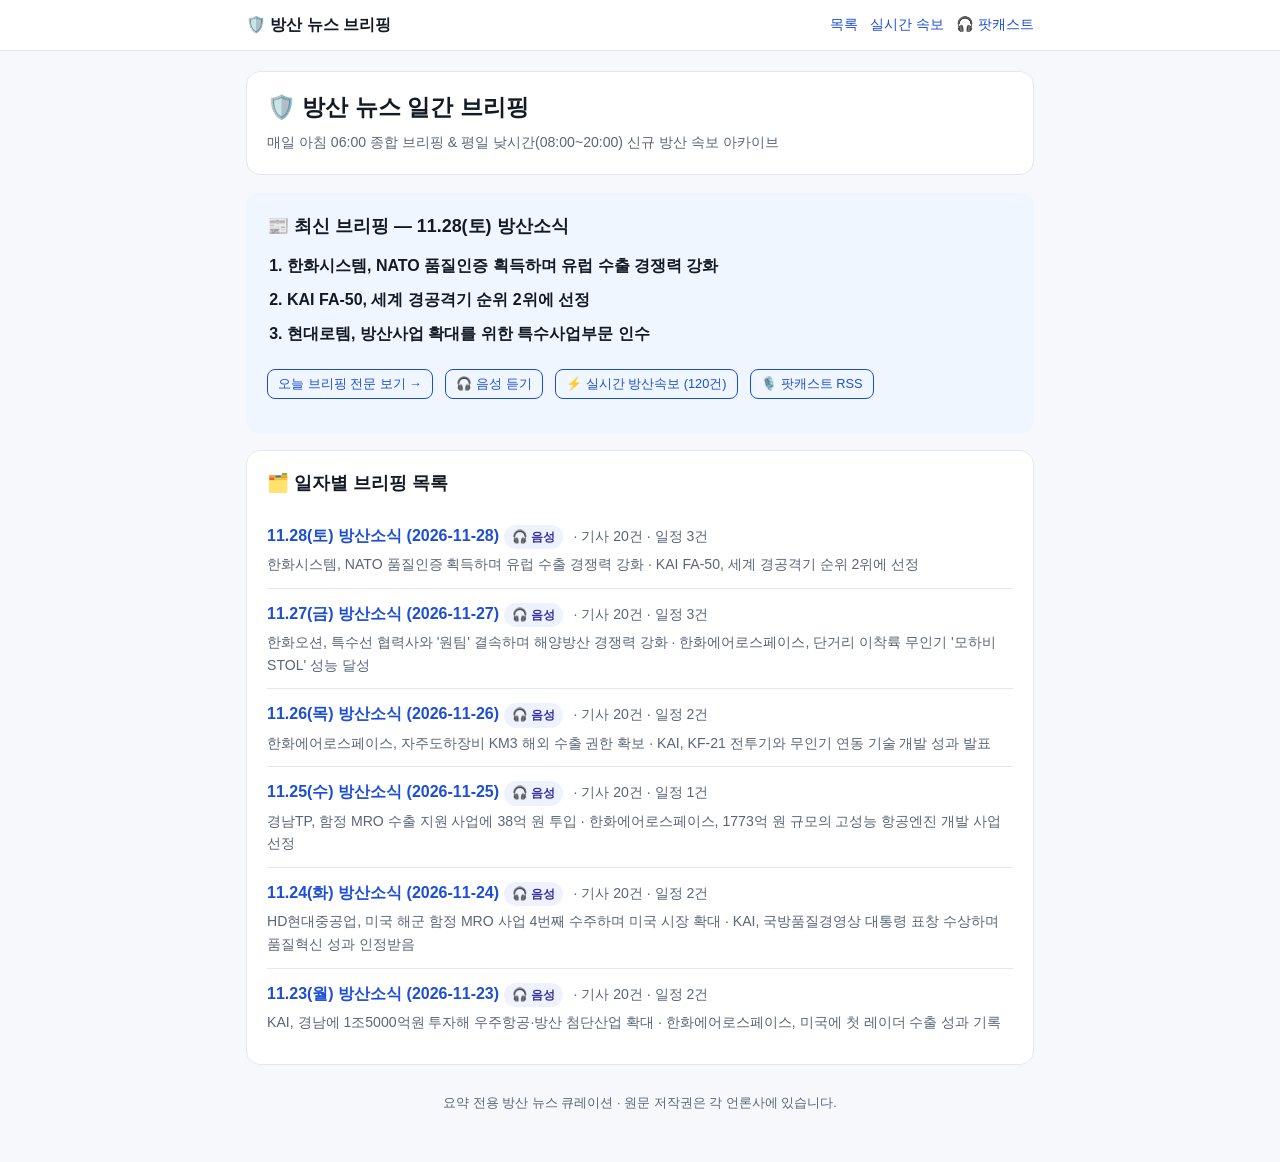
<file: index.html>
<!DOCTYPE html>
<html lang="ko">
<head>
  <meta charset="utf-8">
  <meta name="viewport" content="width=device-width, initial-scale=1">
  <meta name="robots" content="noindex, nofollow">
  <title>방산 뉴스 일간 브리핑 아카이브</title>
  <meta name="description" content="매일 아침 KST 06:00 방산 뉴스 종합 브리핑 및 평일 실시간 방산 속보">
  <meta property="og:type" content="website">
  <meta property="og:title" content="방산 뉴스 일간 브리핑 아카이브">
  <meta property="og:description" content="매일 아침 KST 06:00 방산 뉴스 종합 브리핑 및 평일 실시간 방산 속보">
  <meta property="og:url" content="https://ksi850108.github.io/defense-briefing/index.html">
  <link rel="stylesheet" href="assets/style.css">
</head>
<body>

<header class="topbar">
  <div class="topbar-inner">
    <a class="brand" href="index.html">🛡️ 방산 뉴스 브리핑</a>
    <nav class="nav">
      <a href="index.html">목록</a>
      <a href="breaking.html">실시간 속보</a>
      <a href="podcast.xml">🎧 팟캐스트</a>
    </nav>
  </div>
</header>
<main class="container">
  <section class="hero">
    <h1>🛡️ 방산 뉴스 일간 브리핑</h1>
    <div class="meta">매일 아침 06:00 종합 브리핑 &amp; 평일 낮시간(08:00~20:00) 신규 방산 속보 아카이브</div>
  </section>
  
  <section class="card headline-box">
    <h2>📰 최신 브리핑 — 11.28(토) 방산소식</h2>
    <ol class="headline-list"><li>한화시스템, NATO 품질인증 획득하며 유럽 수출 경쟁력 강화</li><li>KAI FA-50, 세계 경공격기 순위 2위에 선정</li><li>현대로템, 방산사업 확대를 위한 특수사업부문 인수</li></ol>
    <p><a class="cal-btn" href="posts/2026-11-28.html">오늘 브리핑 전문 보기 →</a>
    <a class="cal-btn" href="audio/2026-11-28.mp3" style="margin-left:8px;">🎧 음성 듣기</a>
    <a class="cal-btn" href="breaking.html" style="margin-left:8px;">⚡ 실시간 방산속보 (120건)</a>
    <a class="cal-btn" href="podcast.xml" style="margin-left:8px;">🎙️ 팟캐스트 RSS</a></p>
  </section>
  <section class="card">
    <h2>🗂️ 일자별 브리핑 목록</h2>
    
    <div class="archive-item">
      <div><strong><a href="posts/2026-11-28.html">11.28(토) 방산소식 (2026-11-28)</a></strong> <span class="badge">🎧 음성</span>
      <span class="meta"> · 기사 20건 · 일정 3건</span></div>
      <div class="meta">한화시스템, NATO 품질인증 획득하며 유럽 수출 경쟁력 강화 · KAI FA-50, 세계 경공격기 순위 2위에 선정</div>
    </div>
    <div class="archive-item">
      <div><strong><a href="posts/2026-11-27.html">11.27(금) 방산소식 (2026-11-27)</a></strong> <span class="badge">🎧 음성</span>
      <span class="meta"> · 기사 20건 · 일정 3건</span></div>
      <div class="meta">한화오션, 특수선 협력사와 &#x27;원팀&#x27; 결속하며 해양방산 경쟁력 강화 · 한화에어로스페이스, 단거리 이착륙 무인기 &#x27;모하비 STOL&#x27; 성능 달성</div>
    </div>
    <div class="archive-item">
      <div><strong><a href="posts/2026-11-26.html">11.26(목) 방산소식 (2026-11-26)</a></strong> <span class="badge">🎧 음성</span>
      <span class="meta"> · 기사 20건 · 일정 2건</span></div>
      <div class="meta">한화에어로스페이스, 자주도하장비 KM3 해외 수출 권한 확보 · KAI, KF-21 전투기와 무인기 연동 기술 개발 성과 발표</div>
    </div>
    <div class="archive-item">
      <div><strong><a href="posts/2026-11-25.html">11.25(수) 방산소식 (2026-11-25)</a></strong> <span class="badge">🎧 음성</span>
      <span class="meta"> · 기사 20건 · 일정 1건</span></div>
      <div class="meta">경남TP, 함정 MRO 수출 지원 사업에 38억 원 투입 · 한화에어로스페이스, 1773억 원 규모의 고성능 항공엔진 개발 사업 선정</div>
    </div>
    <div class="archive-item">
      <div><strong><a href="posts/2026-11-24.html">11.24(화) 방산소식 (2026-11-24)</a></strong> <span class="badge">🎧 음성</span>
      <span class="meta"> · 기사 20건 · 일정 2건</span></div>
      <div class="meta">HD현대중공업, 미국 해군 함정 MRO 사업 4번째 수주하며 미국 시장 확대 · KAI, 국방품질경영상 대통령 표창 수상하며 품질혁신 성과 인정받음</div>
    </div>
    <div class="archive-item">
      <div><strong><a href="posts/2026-11-23.html">11.23(월) 방산소식 (2026-11-23)</a></strong> <span class="badge">🎧 음성</span>
      <span class="meta"> · 기사 20건 · 일정 2건</span></div>
      <div class="meta">KAI, 경남에 1조5000억원 투자해 우주항공·방산 첨단산업 확대 · 한화에어로스페이스, 미국에 첫 레이더 수출 성과 기록</div>
    </div>
  </section>
  <footer>요약 전용 방산 뉴스 큐레이션 · 원문 저작권은 각 언론사에 있습니다.</footer>
</main>
</body>
</html>
</file>
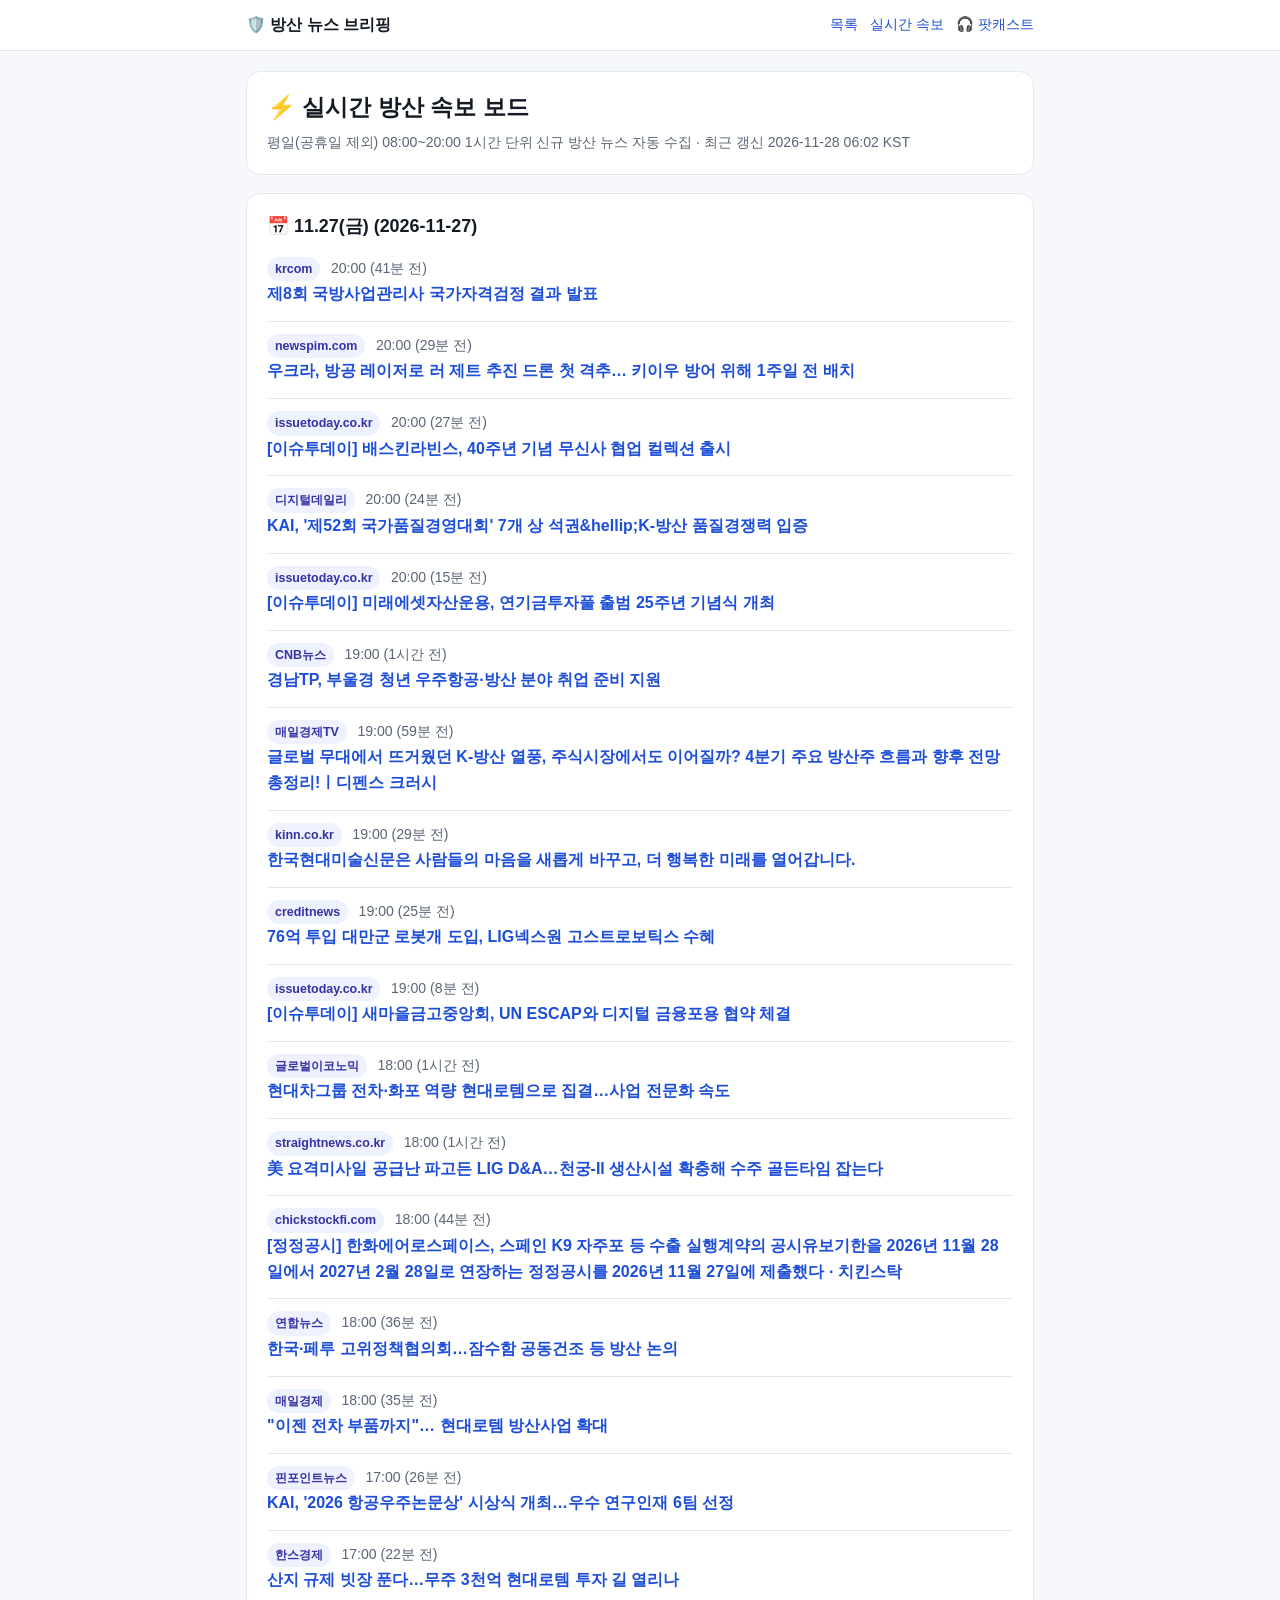
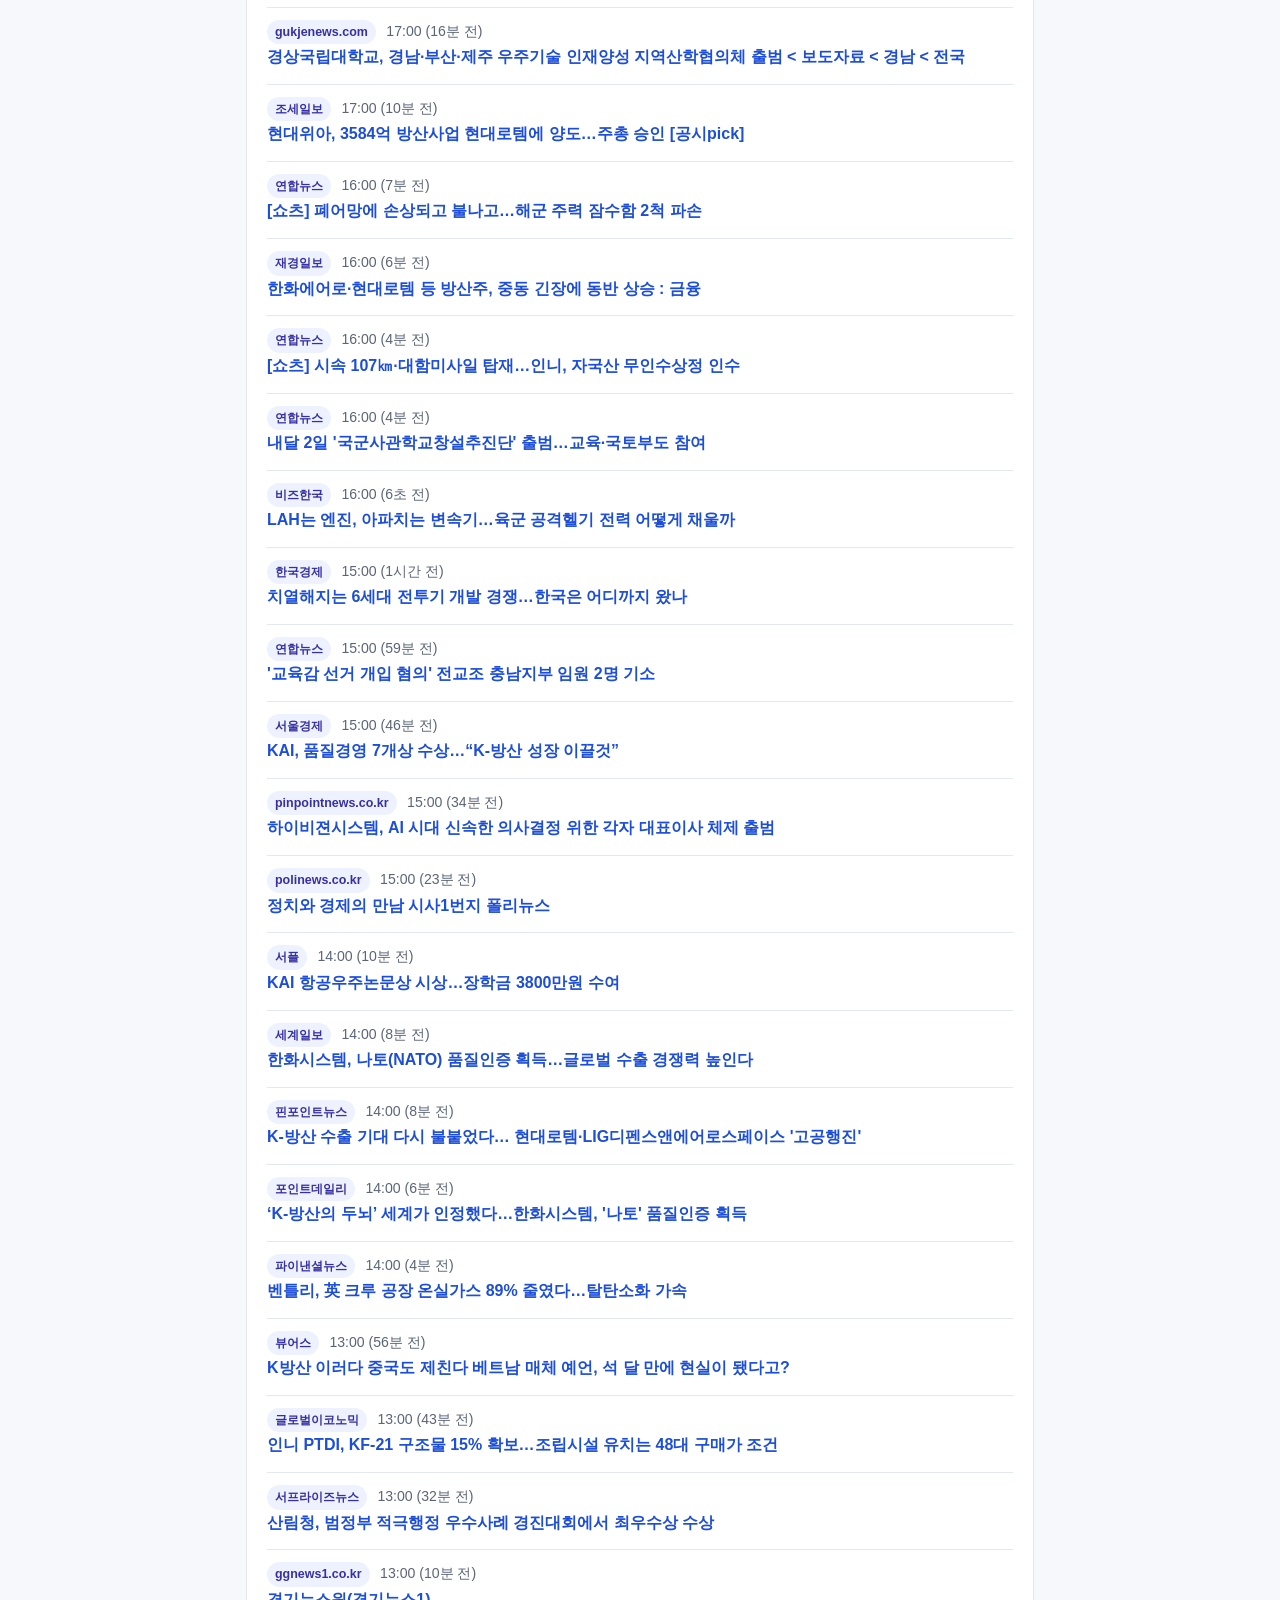
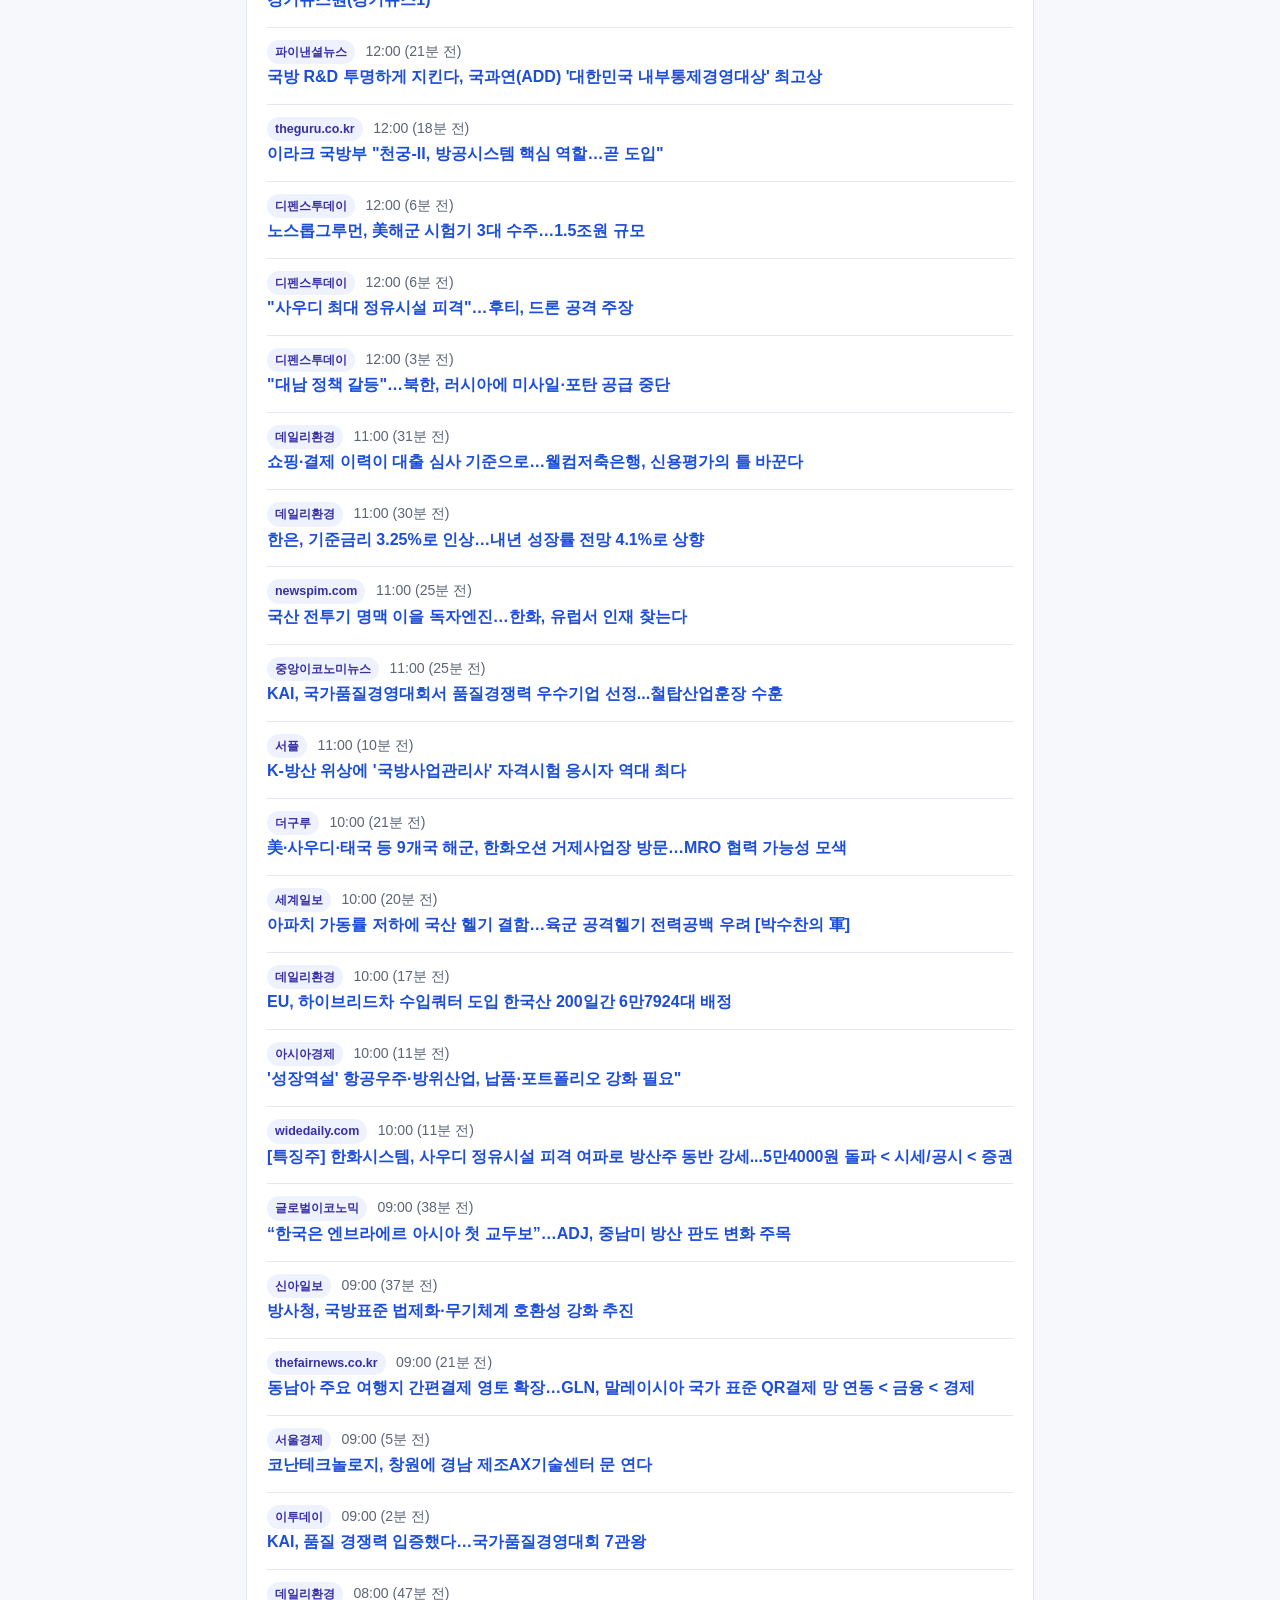
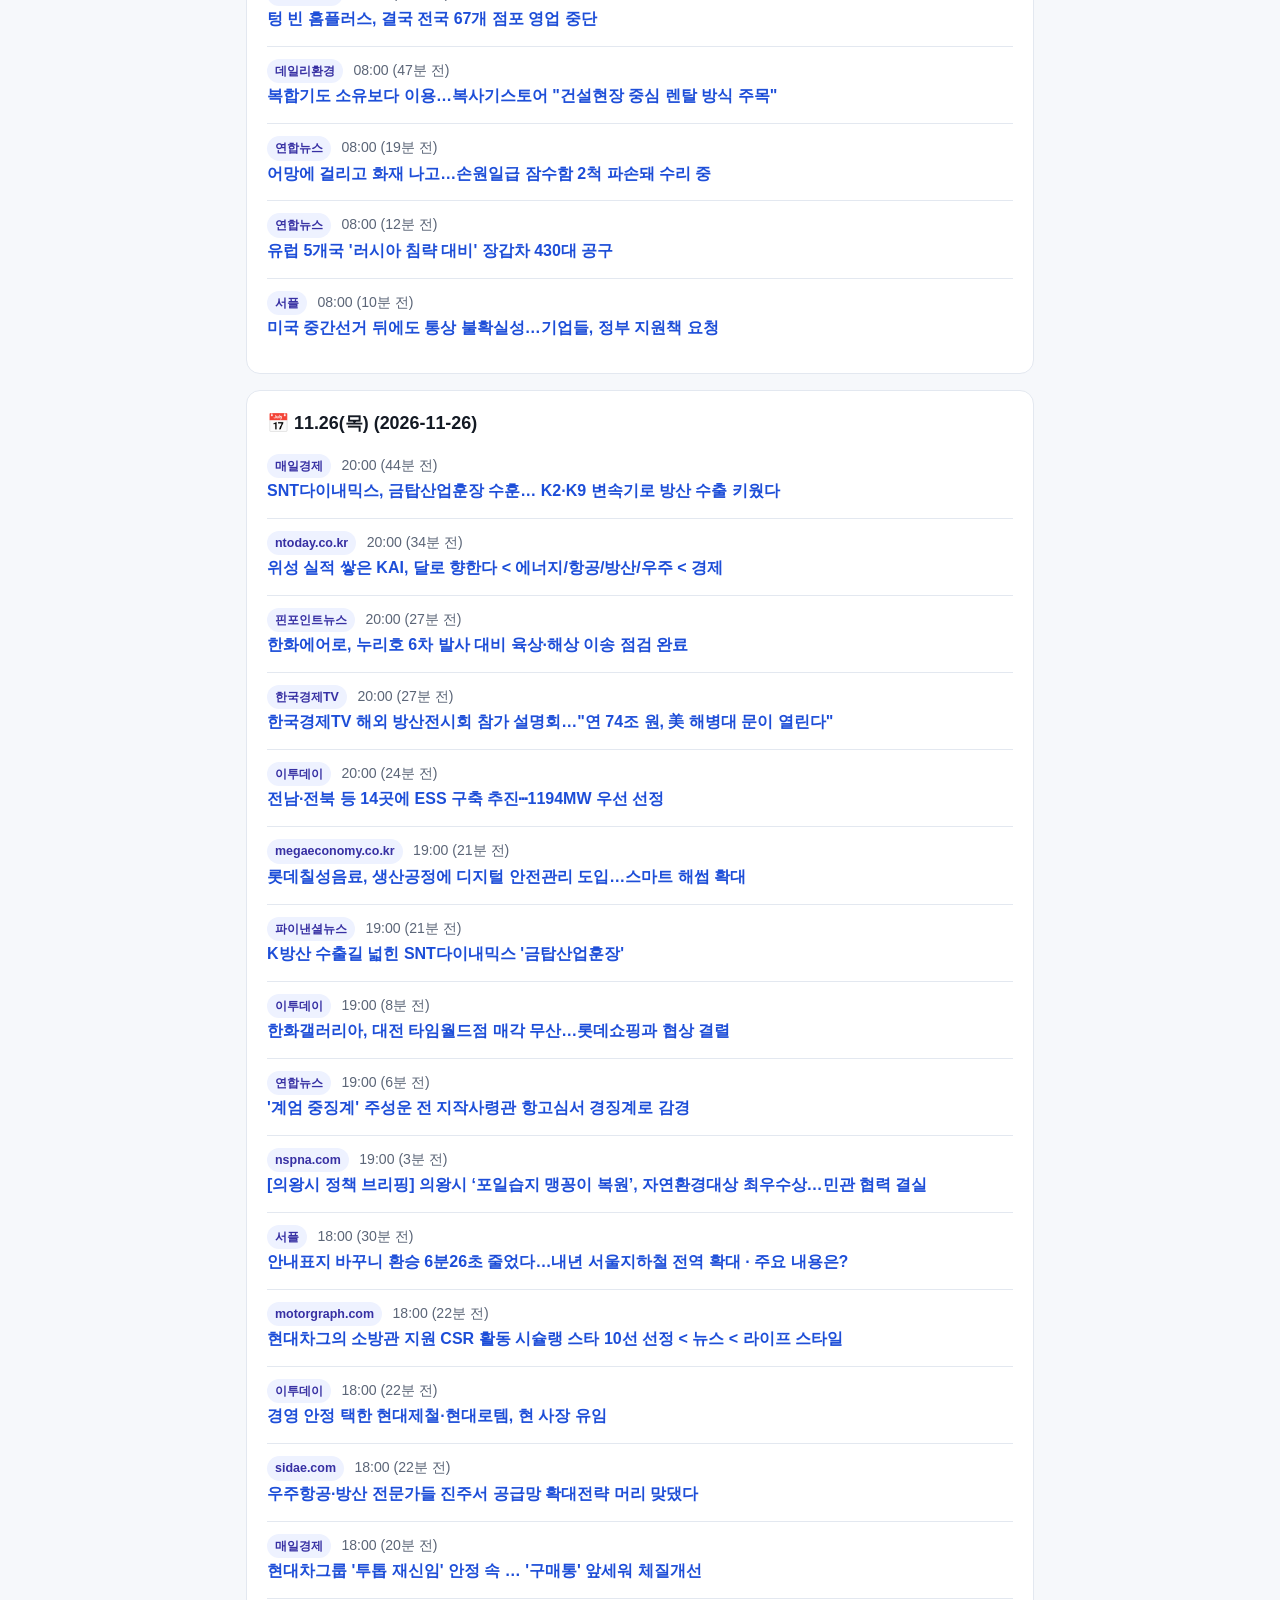
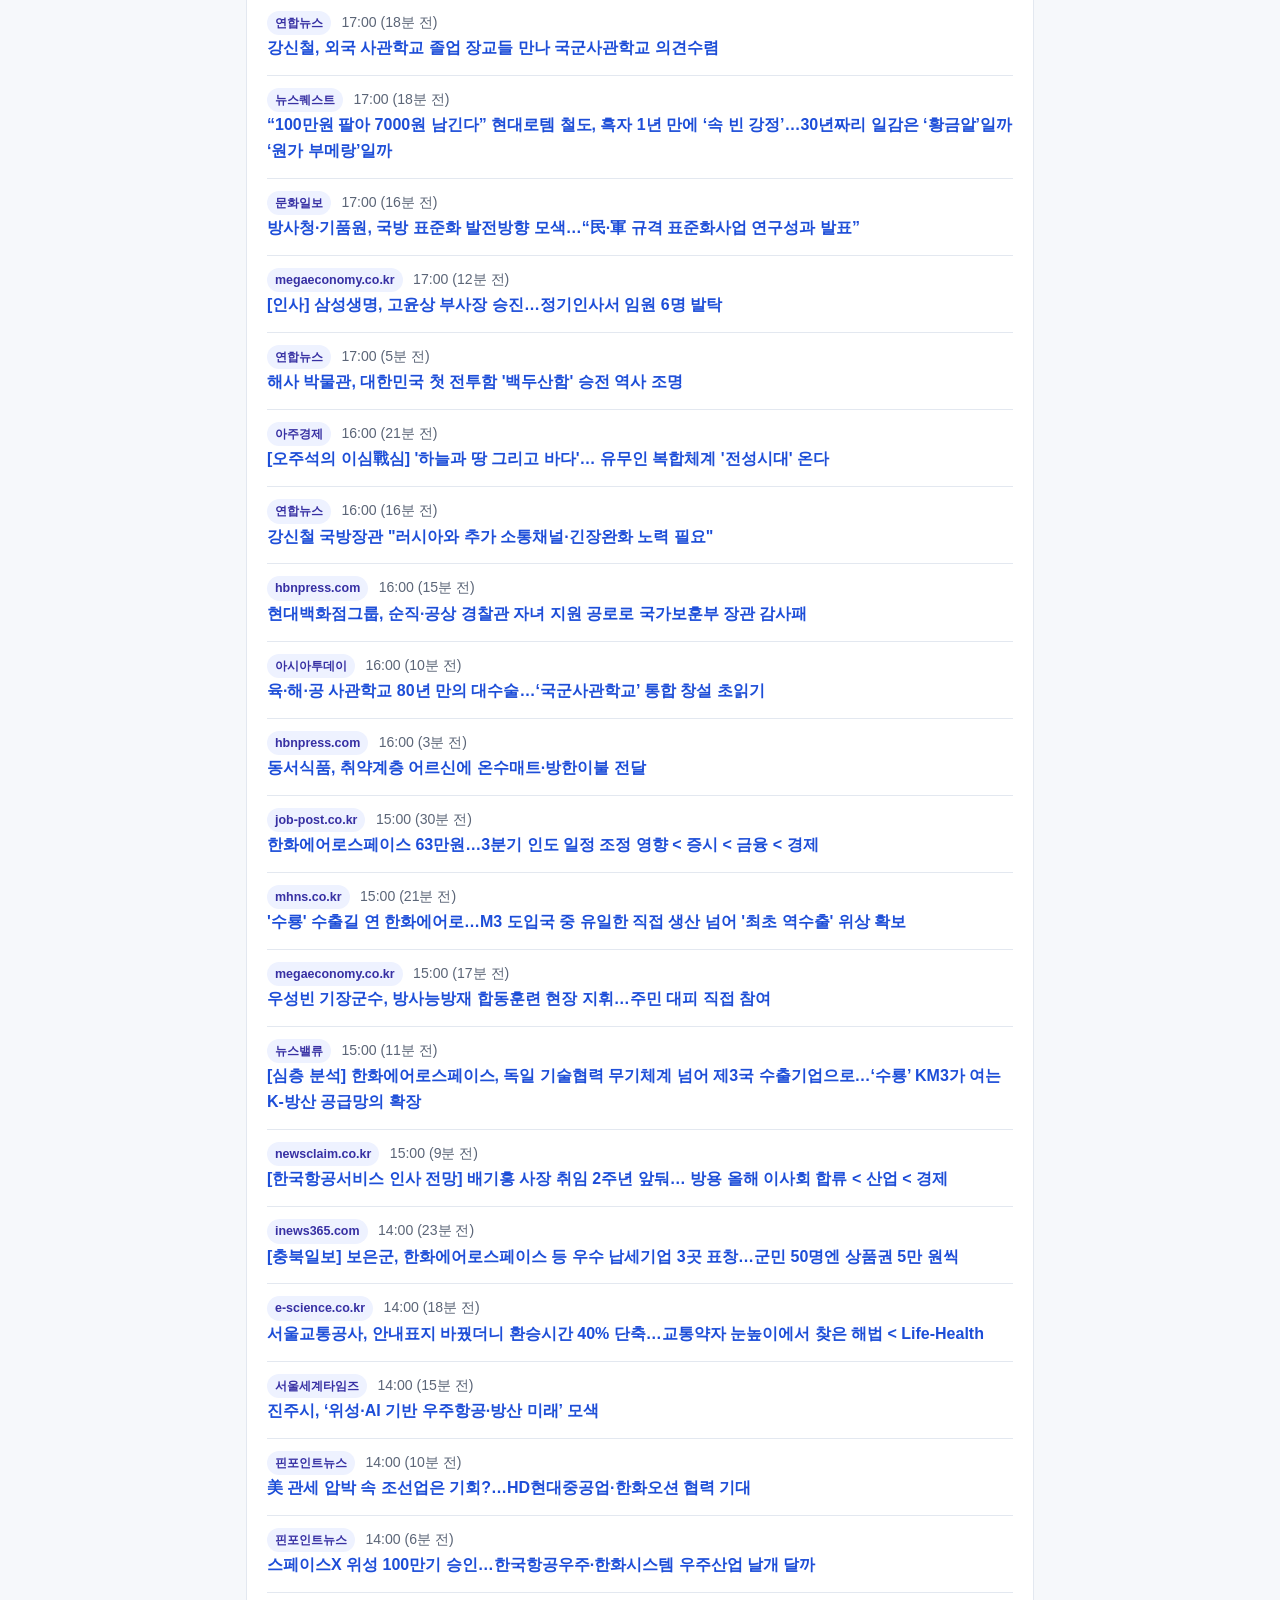
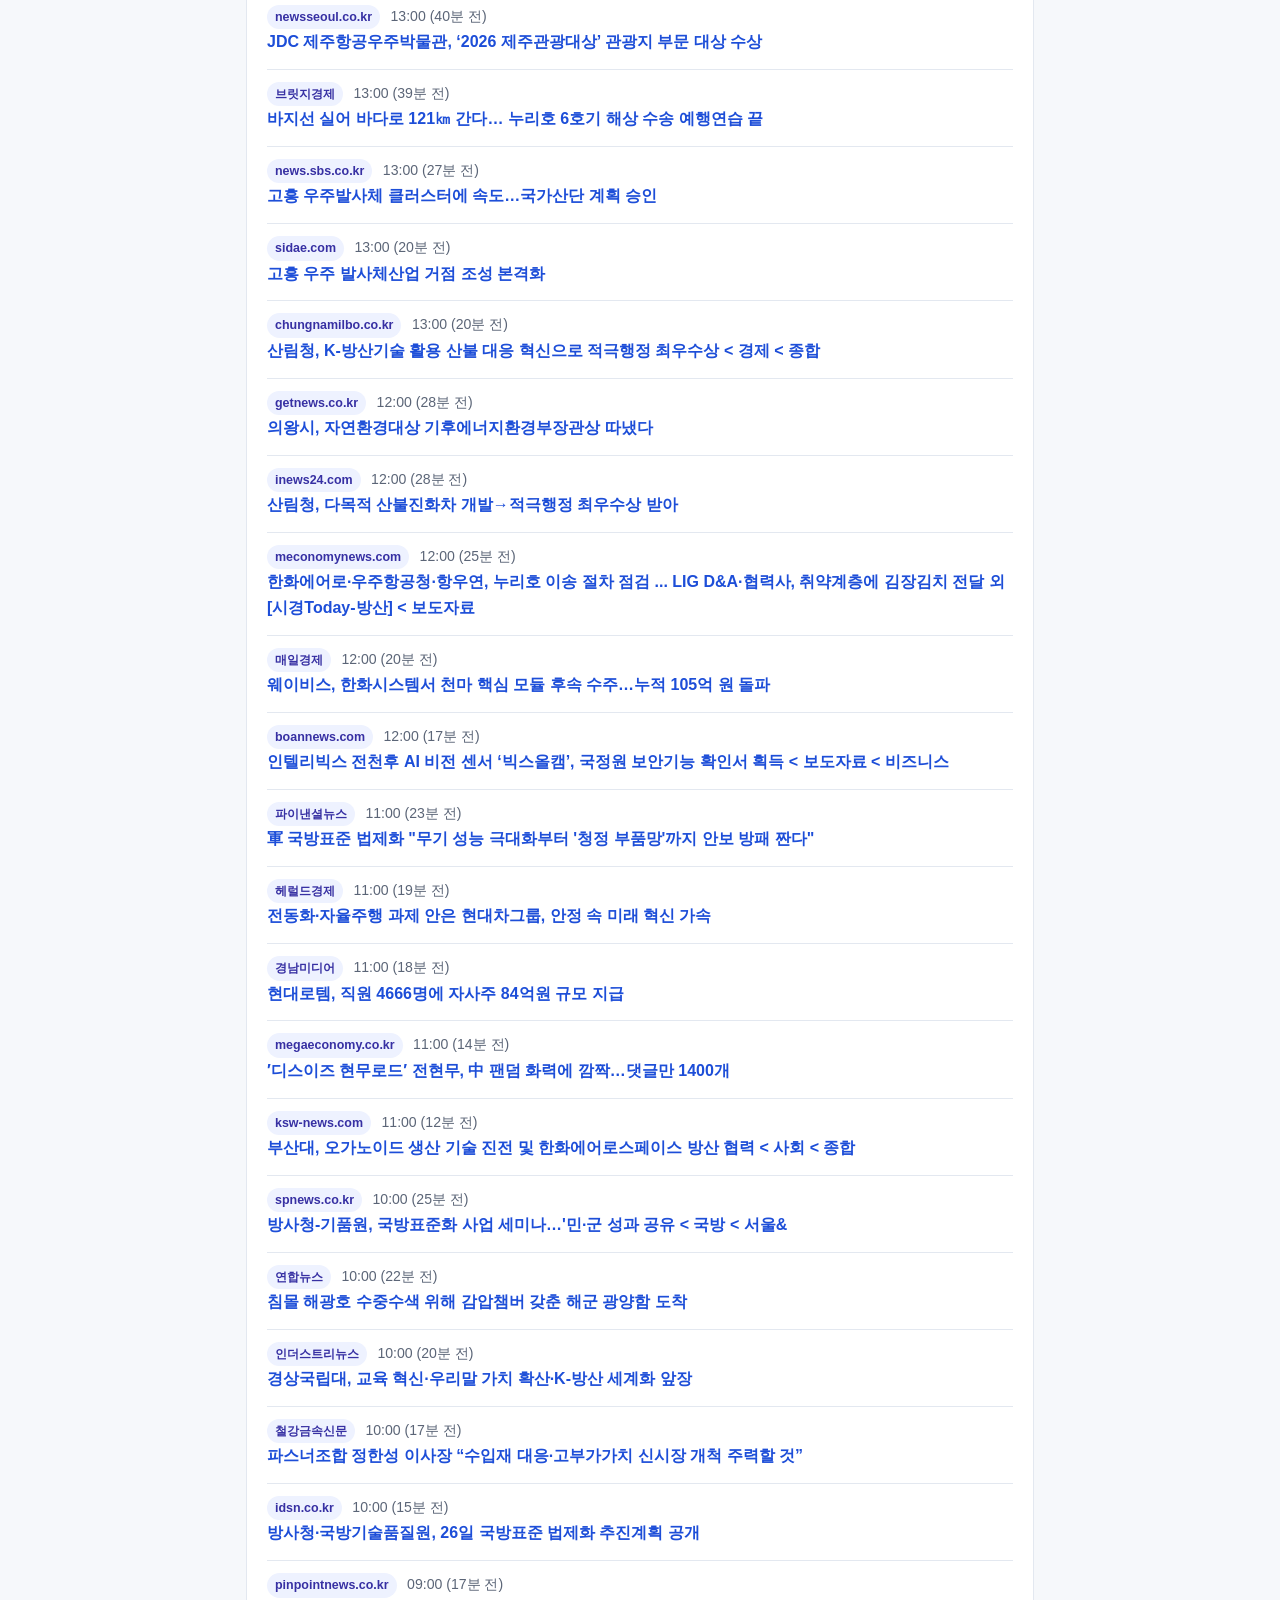
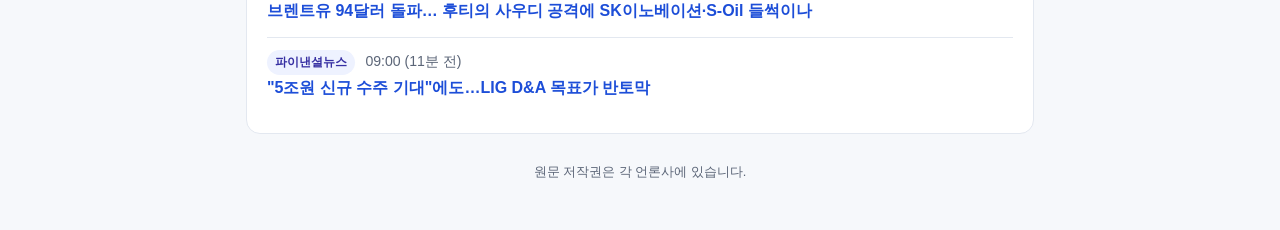
<file: breaking.html>
<!DOCTYPE html>
<html lang="ko">
<head>
  <meta charset="utf-8">
  <meta name="viewport" content="width=device-width, initial-scale=1">
  <meta name="robots" content="noindex, nofollow">
  <title>실시간 방산 뉴스 속보 보드</title>
  <meta name="description" content="평일 08:00~20:00 시간별 신규 방산 뉴스 및 속보 피드">
  <meta property="og:type" content="website">
  <meta property="og:title" content="실시간 방산 뉴스 속보 보드">
  <meta property="og:description" content="평일 08:00~20:00 시간별 신규 방산 뉴스 및 속보 피드">
  <meta property="og:url" content="https://ksi850108.github.io/defense-briefing/breaking.html">
  <link rel="stylesheet" href="assets/style.css">
</head>
<body>

<header class="topbar">
  <div class="topbar-inner">
    <a class="brand" href="index.html">🛡️ 방산 뉴스 브리핑</a>
    <nav class="nav">
      <a href="index.html">목록</a>
      <a href="breaking.html">실시간 속보</a>
      <a href="podcast.xml">🎧 팟캐스트</a>
    </nav>
  </div>
</header>
<main class="container">
  <section class="hero">
    <h1>⚡ 실시간 방산 속보 보드</h1>
    <div class="meta">평일(공휴일 제외) 08:00~20:00 1시간 단위 신규 방산 뉴스 자동 수집 · 최근 갱신 2026-11-28 06:02 KST</div>
  </section>
  <section class="card"><h2>📅 11.27(금) (2026-11-27)</h2>
      <div class="issue">
        <div><span class="badge">krcom</span>
        <span class="meta">20:00 (41분 전)</span></div>
        <div class="issue-title"><a href="https://www.krcom.co.kr/news/articleView.html?idxno=281441" target="_blank" rel="noopener noreferrer">제8회 국방사업관리사 국가자격검정 결과 발표</a></div>
      </div>
      <div class="issue">
        <div><span class="badge">newspim.com</span>
        <span class="meta">20:00 (29분 전)</span></div>
        <div class="issue-title"><a href="https://newspim.com/news/view/20261127001363" target="_blank" rel="noopener noreferrer">우크라, 방공 레이저로 러 제트 추진 드론 첫 격추… 키이우 방어 위해 1주일 전 배치</a></div>
      </div>
      <div class="issue">
        <div><span class="badge">issuetoday.co.kr</span>
        <span class="meta">20:00 (27분 전)</span></div>
        <div class="issue-title"><a href="https://issuetoday.co.kr/news/article.html?no=61885" target="_blank" rel="noopener noreferrer">[이슈투데이] 배스킨라빈스, 40주년 기념 무신사 협업 컬렉션 출시</a></div>
      </div>
      <div class="issue">
        <div><span class="badge">디지털데일리</span>
        <span class="meta">20:00 (24분 전)</span></div>
        <div class="issue-title"><a href="https://ddaily.co.kr/page/view/2026112710072848122" target="_blank" rel="noopener noreferrer">KAI, &#x27;제52회 국가품질경영대회&#x27; 7개 상 석권&amp;hellip;K-방산 품질경쟁력 입증</a></div>
      </div>
      <div class="issue">
        <div><span class="badge">issuetoday.co.kr</span>
        <span class="meta">20:00 (15분 전)</span></div>
        <div class="issue-title"><a href="https://issuetoday.co.kr/news/article.html?no=61896" target="_blank" rel="noopener noreferrer">[이슈투데이] 미래에셋자산운용, 연기금투자풀 출범 25주년 기념식 개최</a></div>
      </div>
      <div class="issue">
        <div><span class="badge">CNB뉴스</span>
        <span class="meta">19:00 (1시간 전)</span></div>
        <div class="issue-title"><a href="https://cnbnews.com/news/articleView.html?idxno=1025748" target="_blank" rel="noopener noreferrer">경남TP, 부울경 청년 우주항공·방산 분야 취업 준비 지원</a></div>
      </div>
      <div class="issue">
        <div><span class="badge">매일경제TV</span>
        <span class="meta">19:00 (59분 전)</span></div>
        <div class="issue-title"><a href="https://pinpointnews.co.kr/news/articleView.html?idxno=508846" target="_blank" rel="noopener noreferrer">글로벌 무대에서 뜨거웠던 K-방산 열풍, 주식시장에서도 이어질까? 4분기 주요 방산주 흐름과 향후 전망 총정리!ㅣ디펜스 크러시</a></div>
      </div>
      <div class="issue">
        <div><span class="badge">kinn.co.kr</span>
        <span class="meta">19:00 (29분 전)</span></div>
        <div class="issue-title"><a href="https://kinn.co.kr/news/article.html?no=837407" target="_blank" rel="noopener noreferrer">한국현대미술신문은 사람들의 마음을 새롭게 바꾸고, 더 행복한 미래를 열어갑니다.</a></div>
      </div>
      <div class="issue">
        <div><span class="badge">creditnews</span>
        <span class="meta">19:00 (25분 전)</span></div>
        <div class="issue-title"><a href="https://www.creditnews.kr/news/articleView.html?idxno=32982" target="_blank" rel="noopener noreferrer">76억 투입 대만군 로봇개 도입, LIG넥스원 고스트로보틱스 수혜</a></div>
      </div>
      <div class="issue">
        <div><span class="badge">issuetoday.co.kr</span>
        <span class="meta">19:00 (8분 전)</span></div>
        <div class="issue-title"><a href="https://issuetoday.co.kr/news/article.html?no=61883" target="_blank" rel="noopener noreferrer">[이슈투데이] 새마을금고중앙회, UN ESCAP와 디지털 금융포용 협약 체결</a></div>
      </div>
      <div class="issue">
        <div><span class="badge">글로벌이코노믹</span>
        <span class="meta">18:00 (1시간 전)</span></div>
        <div class="issue-title"><a href="https://g-enews.com/article/Industry/2026/11/202611271527504145112616b072_1" target="_blank" rel="noopener noreferrer">현대차그룹 전차·화포 역량 현대로템으로 집결…사업 전문화 속도</a></div>
      </div>
      <div class="issue">
        <div><span class="badge">straightnews.co.kr</span>
        <span class="meta">18:00 (1시간 전)</span></div>
        <div class="issue-title"><a href="https://straightnews.co.kr/news/articleView.html?idxno=316424" target="_blank" rel="noopener noreferrer">美 요격미사일 공급난 파고든 LIG D&amp;A…천궁-II 생산시설 확충해 수주 골든타임 잡는다</a></div>
      </div>
      <div class="issue">
        <div><span class="badge">chickstockfi.com</span>
        <span class="meta">18:00 (44분 전)</span></div>
        <div class="issue-title"><a href="https://chickstockfi.com/news/wire/filing-kr-20261127800994" target="_blank" rel="noopener noreferrer">[정정공시] 한화에어로스페이스, 스페인 K9 자주포 등 수출 실행계약의 공시유보기한을 2026년 11월 28일에서 2027년 2월 28일로 연장하는 정정공시를 2026년 11월 27일에 제출했다 · 치킨스탁</a></div>
      </div>
      <div class="issue">
        <div><span class="badge">연합뉴스</span>
        <span class="meta">18:00 (36분 전)</span></div>
        <div class="issue-title"><a href="https://yna.co.kr/view/AKR20261127146100504" target="_blank" rel="noopener noreferrer">한국·페루 고위정책협의회…잠수함 공동건조 등 방산 논의</a></div>
      </div>
      <div class="issue">
        <div><span class="badge">매일경제</span>
        <span class="meta">18:00 (35분 전)</span></div>
        <div class="issue-title"><a href="https://mk.co.kr/news/business/12220376" target="_blank" rel="noopener noreferrer">&quot;이젠 전차 부품까지&quot;… 현대로템 방산사업 확대</a></div>
      </div>
      <div class="issue">
        <div><span class="badge">핀포인트뉴스</span>
        <span class="meta">17:00 (26분 전)</span></div>
        <div class="issue-title"><a href="https://news1.kr/industry/general-industry/6368503" target="_blank" rel="noopener noreferrer">KAI, &#x27;2026 항공우주논문상&#x27; 시상식 개최…우수 연구인재 6팀 선정</a></div>
      </div>
      <div class="issue">
        <div><span class="badge">한스경제</span>
        <span class="meta">17:00 (22분 전)</span></div>
        <div class="issue-title"><a href="http://www.joongboo.com/news/articleView.html?idxno=363743504" target="_blank" rel="noopener noreferrer">산지 규제 빗장 푼다…무주 3천억 현대로템 투자 길 열리나</a></div>
      </div>
      <div class="issue">
        <div><span class="badge">gukjenews.com</span>
        <span class="meta">17:00 (16분 전)</span></div>
        <div class="issue-title"><a href="https://gukjenews.com/news/articleView.html?idxno=3765465" target="_blank" rel="noopener noreferrer">경상국립대학교, 경남·부산·제주 우주기술 인재양성 지역산학협의체 출범 &lt; 보도자료 &lt; 경남 &lt; 전국</a></div>
      </div>
      <div class="issue">
        <div><span class="badge">조세일보</span>
        <span class="meta">17:00 (10분 전)</span></div>
        <div class="issue-title"><a href="https://m-i.kr/news/articleView.html?idxno=2024461" target="_blank" rel="noopener noreferrer">현대위아, 3584억 방산사업 현대로템에 양도…주총 승인 [공시pick]</a></div>
      </div>
      <div class="issue">
        <div><span class="badge">연합뉴스</span>
        <span class="meta">16:00 (7분 전)</span></div>
        <div class="issue-title"><a href="https://www.yna.co.kr/view/AKR20261127123100704" target="_blank" rel="noopener noreferrer">[쇼츠] 폐어망에 손상되고 불나고…해군 주력 잠수함 2척 파손</a></div>
      </div>
      <div class="issue">
        <div><span class="badge">재경일보</span>
        <span class="meta">16:00 (6분 전)</span></div>
        <div class="issue-title"><a href="https://www.fnnews.com/news/202611270938373206" target="_blank" rel="noopener noreferrer">한화에어로·현대로템 등 방산주, 중동 긴장에 동반 상승 : 금융</a></div>
      </div>
      <div class="issue">
        <div><span class="badge">연합뉴스</span>
        <span class="meta">16:00 (4분 전)</span></div>
        <div class="issue-title"><a href="https://www.yna.co.kr/view/AKR20261127123500704" target="_blank" rel="noopener noreferrer">[쇼츠] 시속 107㎞·대함미사일 탑재…인니, 자국산 무인수상정 인수</a></div>
      </div>
      <div class="issue">
        <div><span class="badge">연합뉴스</span>
        <span class="meta">16:00 (4분 전)</span></div>
        <div class="issue-title"><a href="https://www.yna.co.kr/view/AKR20261127106500504" target="_blank" rel="noopener noreferrer">내달 2일 &#x27;국군사관학교창설추진단&#x27; 출범…교육·국토부도 참여</a></div>
      </div>
      <div class="issue">
        <div><span class="badge">비즈한국</span>
        <span class="meta">16:00 (6초 전)</span></div>
        <div class="issue-title"><a href="https://www.bizhankook.com/articles/army-attack-helicopter-strategy.html" target="_blank" rel="noopener noreferrer">LAH는 엔진, 아파치는 변속기…육군 공격헬기 전력 어떻게 채울까</a></div>
      </div>
      <div class="issue">
        <div><span class="badge">한국경제</span>
        <span class="meta">15:00 (1시간 전)</span></div>
        <div class="issue-title"><a href="https://hankyung.com/article/202611262614i" target="_blank" rel="noopener noreferrer">치열해지는 6세대 전투기 개발 경쟁…한국은 어디까지 왔나</a></div>
      </div>
      <div class="issue">
        <div><span class="badge">연합뉴스</span>
        <span class="meta">15:00 (59분 전)</span></div>
        <div class="issue-title"><a href="https://www.yna.co.kr/view/AKR20261127093800063" target="_blank" rel="noopener noreferrer">&#x27;교육감 선거 개입 혐의&#x27; 전교조 충남지부 임원 2명 기소</a></div>
      </div>
      <div class="issue">
        <div><span class="badge">서울경제</span>
        <span class="meta">15:00 (46분 전)</span></div>
        <div class="issue-title"><a href="https://m.sedaily.com/article/20119853" target="_blank" rel="noopener noreferrer">KAI, 품질경영 7개상 수상…“K-방산 성장 이끌것”</a></div>
      </div>
      <div class="issue">
        <div><span class="badge">pinpointnews.co.kr</span>
        <span class="meta">15:00 (34분 전)</span></div>
        <div class="issue-title"><a href="https://pinpointnews.co.kr/news/articleView.html?idxno=508850" target="_blank" rel="noopener noreferrer">하이비젼시스템, AI 시대 신속한 의사결정 위한 각자 대표이사 체제 출범</a></div>
      </div>
      <div class="issue">
        <div><span class="badge">polinews.co.kr</span>
        <span class="meta">15:00 (23분 전)</span></div>
        <div class="issue-title"><a href="https://polinews.co.kr/news/articleView.html?idxno=749380" target="_blank" rel="noopener noreferrer">정치와 경제의 만남 시사1번지 폴리뉴스</a></div>
      </div>
      <div class="issue">
        <div><span class="badge">서플</span>
        <span class="meta">14:00 (10분 전)</span></div>
        <div class="issue-title"><a href="https://supple.kr/news/cmwyi5xzx3nqokwp8vyo3opbe" target="_blank" rel="noopener noreferrer">KAI 항공우주논문상 시상…장학금 3800만원 수여</a></div>
      </div>
      <div class="issue">
        <div><span class="badge">세계일보</span>
        <span class="meta">14:00 (8분 전)</span></div>
        <div class="issue-title"><a href="https://segye.com/newsView/20261127508032" target="_blank" rel="noopener noreferrer">한화시스템, 나토(NATO) 품질인증 획득…글로벌 수출 경쟁력 높인다</a></div>
      </div>
      <div class="issue">
        <div><span class="badge">핀포인트뉴스</span>
        <span class="meta">14:00 (8분 전)</span></div>
        <div class="issue-title"><a href="https://pinpointnews.co.kr/news/articleView.html?idxno=508767" target="_blank" rel="noopener noreferrer">K-방산 수출 기대 다시 불붙었다… 현대로템·LIG디펜스앤에어로스페이스 &#x27;고공행진&#x27;</a></div>
      </div>
      <div class="issue">
        <div><span class="badge">포인트데일리</span>
        <span class="meta">14:00 (6분 전)</span></div>
        <div class="issue-title"><a href="https://yna.co.kr/view/AKR20261127084000003" target="_blank" rel="noopener noreferrer">‘K-방산의 두뇌’ 세계가 인정했다…한화시스템, &#x27;나토&#x27; 품질인증 획득</a></div>
      </div>
      <div class="issue">
        <div><span class="badge">파이낸셜뉴스</span>
        <span class="meta">14:00 (4분 전)</span></div>
        <div class="issue-title"><a href="https://www.fnnews.com/news/202611271354028314" target="_blank" rel="noopener noreferrer">벤틀리, 英 크루 공장 온실가스 89% 줄였다…탈탄소화 가속</a></div>
      </div>
      <div class="issue">
        <div><span class="badge">뷰어스</span>
        <span class="meta">13:00 (56분 전)</span></div>
        <div class="issue-title"><a href="https://feed.viewus.co.kr/ai/article/377335" target="_blank" rel="noopener noreferrer">K방산 이러다 중국도 제친다 베트남 매체 예언, 석 달 만에 현실이 됐다고?</a></div>
      </div>
      <div class="issue">
        <div><span class="badge">글로벌이코노믹</span>
        <span class="meta">13:00 (43분 전)</span></div>
        <div class="issue-title"><a href="https://g-enews.com/article/Global-Biz/2026/11/202611271214342142fbbec65dfb_1" target="_blank" rel="noopener noreferrer">인니 PTDI, KF-21 구조물 15% 확보…조립시설 유치는 48대 구매가 조건</a></div>
      </div>
      <div class="issue">
        <div><span class="badge">서프라이즈뉴스</span>
        <span class="meta">13:00 (32분 전)</span></div>
        <div class="issue-title"><a href="https://surprisenews.kr/news/articleView.html?idxno=732793" target="_blank" rel="noopener noreferrer">산림청, 범정부 적극행정 우수사례 경진대회에서 최우수상 수상</a></div>
      </div>
      <div class="issue">
        <div><span class="badge">ggnews1.co.kr</span>
        <span class="meta">13:00 (10분 전)</span></div>
        <div class="issue-title"><a href="https://ggnews1.co.kr/news/article.html?no=685362" target="_blank" rel="noopener noreferrer">경기뉴스원(경기뉴스1)</a></div>
      </div>
      <div class="issue">
        <div><span class="badge">파이낸셜뉴스</span>
        <span class="meta">12:00 (21분 전)</span></div>
        <div class="issue-title"><a href="https://fnnews.com/news/202611271121054906" target="_blank" rel="noopener noreferrer">국방 R&amp;D 투명하게 지킨다, 국과연(ADD) &#x27;대한민국 내부통제경영대상&#x27; 최고상</a></div>
      </div>
      <div class="issue">
        <div><span class="badge">theguru.co.kr</span>
        <span class="meta">12:00 (18분 전)</span></div>
        <div class="issue-title"><a href="https://theguru.co.kr/news/article.html?no=110277" target="_blank" rel="noopener noreferrer">이라크 국방부 &quot;천궁-II, 방공시스템 핵심 역할…곧 도입&quot;</a></div>
      </div>
      <div class="issue">
        <div><span class="badge">디펜스투데이</span>
        <span class="meta">12:00 (6분 전)</span></div>
        <div class="issue-title"><a href="https://www.defensetoday.kr/news/articleView.html?idxno=11175" target="_blank" rel="noopener noreferrer">노스롭그루먼, 美해군 시험기 3대 수주…1.5조원 규모</a></div>
      </div>
      <div class="issue">
        <div><span class="badge">디펜스투데이</span>
        <span class="meta">12:00 (6분 전)</span></div>
        <div class="issue-title"><a href="https://www.defensetoday.kr/news/articleView.html?idxno=11176" target="_blank" rel="noopener noreferrer">&quot;사우디 최대 정유시설 피격&quot;…후티, 드론 공격 주장</a></div>
      </div>
      <div class="issue">
        <div><span class="badge">디펜스투데이</span>
        <span class="meta">12:00 (3분 전)</span></div>
        <div class="issue-title"><a href="https://www.defensetoday.kr/news/articleView.html?idxno=11177" target="_blank" rel="noopener noreferrer">&quot;대남 정책 갈등&quot;…북한, 러시아에 미사일·포탄 공급 중단</a></div>
      </div>
      <div class="issue">
        <div><span class="badge">데일리환경</span>
        <span class="meta">11:00 (31분 전)</span></div>
        <div class="issue-title"><a href="https://dailyt.co.kr/newsView/dlt202611270021" target="_blank" rel="noopener noreferrer">쇼핑·결제 이력이 대출 심사 기준으로…웰컴저축은행, 신용평가의 틀 바꾼다</a></div>
      </div>
      <div class="issue">
        <div><span class="badge">데일리환경</span>
        <span class="meta">11:00 (30분 전)</span></div>
        <div class="issue-title"><a href="https://dailyt.co.kr/newsView/dlt202611270019" target="_blank" rel="noopener noreferrer">한은, 기준금리 3.25%로 인상…내년 성장률 전망 4.1%로 상향</a></div>
      </div>
      <div class="issue">
        <div><span class="badge">newspim.com</span>
        <span class="meta">11:00 (25분 전)</span></div>
        <div class="issue-title"><a href="https://newspim.com/news/view/20261127000145" target="_blank" rel="noopener noreferrer">국산 전투기 명맥 이을 독자엔진…한화, 유럽서 인재 찾는다</a></div>
      </div>
      <div class="issue">
        <div><span class="badge">중앙이코노미뉴스</span>
        <span class="meta">11:00 (25분 전)</span></div>
        <div class="issue-title"><a href="https://joongangenews.com/news/articleView.html?idxno=567054" target="_blank" rel="noopener noreferrer">KAI, 국가품질경영대회서 품질경쟁력 우수기업 선정...철탑산업훈장 수훈</a></div>
      </div>
      <div class="issue">
        <div><span class="badge">서플</span>
        <span class="meta">11:00 (10분 전)</span></div>
        <div class="issue-title"><a href="https://supple.kr/news/cmwybqfv1sb61kwp8t21djhaa" target="_blank" rel="noopener noreferrer">K-방산 위상에 &#x27;국방사업관리사&#x27; 자격시험 응시자 역대 최다</a></div>
      </div>
      <div class="issue">
        <div><span class="badge">더구루</span>
        <span class="meta">10:00 (21분 전)</span></div>
        <div class="issue-title"><a href="https://theguru.co.kr/news/article.html?no=110275" target="_blank" rel="noopener noreferrer">美·사우디·태국 등 9개국 해군, 한화오션 거제사업장 방문…MRO 협력 가능성 모색</a></div>
      </div>
      <div class="issue">
        <div><span class="badge">세계일보</span>
        <span class="meta">10:00 (20분 전)</span></div>
        <div class="issue-title"><a href="https://segye.com/newsView/20261127502779" target="_blank" rel="noopener noreferrer">아파치 가동률 저하에 국산 헬기 결함…육군 공격헬기 전력공백 우려 [박수찬의 軍]</a></div>
      </div>
      <div class="issue">
        <div><span class="badge">데일리환경</span>
        <span class="meta">10:00 (17분 전)</span></div>
        <div class="issue-title"><a href="https://dailyt.co.kr/newsView/dlt202611270009" target="_blank" rel="noopener noreferrer">EU, 하이브리드차 수입쿼터 도입 한국산 200일간 6만7924대 배정</a></div>
      </div>
      <div class="issue">
        <div><span class="badge">아시아경제</span>
        <span class="meta">10:00 (11분 전)</span></div>
        <div class="issue-title"><a href="https://view.asiae.co.kr/article/2026112709492611839" target="_blank" rel="noopener noreferrer">&#x27;성장역설&#x27; 항공우주·방위산업, 납품·포트폴리오 강화 필요&quot;</a></div>
      </div>
      <div class="issue">
        <div><span class="badge">widedaily.com</span>
        <span class="meta">10:00 (11분 전)</span></div>
        <div class="issue-title"><a href="https://widedaily.com/news/articleView.html?idxno=304923" target="_blank" rel="noopener noreferrer">[특징주] 한화시스템, 사우디 정유시설 피격 여파로 방산주 동반 강세...5만4000원 돌파 &lt; 시세/공시 &lt; 증권</a></div>
      </div>
      <div class="issue">
        <div><span class="badge">글로벌이코노믹</span>
        <span class="meta">09:00 (38분 전)</span></div>
        <div class="issue-title"><a href="https://g-enews.com/article/Global-Biz/2026/11/202611270819419317fbbec65dfb_1" target="_blank" rel="noopener noreferrer">“한국은 엔브라에르 아시아 첫 교두보”…ADJ, 중남미 방산 판도 변화 주목</a></div>
      </div>
      <div class="issue">
        <div><span class="badge">신아일보</span>
        <span class="meta">09:00 (37분 전)</span></div>
        <div class="issue-title"><a href="https://shinailbo.co.kr/news/articleView.html?idxno=5088452" target="_blank" rel="noopener noreferrer">방사청, 국방표준 법제화·무기체계 호환성 강화 추진</a></div>
      </div>
      <div class="issue">
        <div><span class="badge">thefairnews.co.kr</span>
        <span class="meta">09:00 (21분 전)</span></div>
        <div class="issue-title"><a href="https://thefairnews.co.kr/news/articleView.html?idxno=95691" target="_blank" rel="noopener noreferrer">동남아 주요 여행지 간편결제 영토 확장…GLN, 말레이시아 국가 표준 QR결제 망 연동 &lt; 금융 &lt; 경제</a></div>
      </div>
      <div class="issue">
        <div><span class="badge">서울경제</span>
        <span class="meta">09:00 (5분 전)</span></div>
        <div class="issue-title"><a href="https://m.sedaily.com/article/20119666" target="_blank" rel="noopener noreferrer">코난테크놀로지, 창원에 경남 제조AX기술센터 문 연다</a></div>
      </div>
      <div class="issue">
        <div><span class="badge">이투데이</span>
        <span class="meta">09:00 (2분 전)</span></div>
        <div class="issue-title"><a href="https://etoday.co.kr/news/view/2653750" target="_blank" rel="noopener noreferrer">KAI, 품질 경쟁력 입증했다…국가품질경영대회 7관왕</a></div>
      </div>
      <div class="issue">
        <div><span class="badge">데일리환경</span>
        <span class="meta">08:00 (47분 전)</span></div>
        <div class="issue-title"><a href="https://dailyt.co.kr/newsView/dlt202611260040" target="_blank" rel="noopener noreferrer">텅 빈 홈플러스, 결국 전국 67개 점포 영업 중단</a></div>
      </div>
      <div class="issue">
        <div><span class="badge">데일리환경</span>
        <span class="meta">08:00 (47분 전)</span></div>
        <div class="issue-title"><a href="https://dailyt.co.kr/newsView/dlt202611260039" target="_blank" rel="noopener noreferrer">복합기도 소유보다 이용…복사기스토어 &quot;건설현장 중심 렌탈 방식 주목&quot;</a></div>
      </div>
      <div class="issue">
        <div><span class="badge">연합뉴스</span>
        <span class="meta">08:00 (19분 전)</span></div>
        <div class="issue-title"><a href="https://www.yna.co.kr/view/AKR20261127013900504" target="_blank" rel="noopener noreferrer">어망에 걸리고 화재 나고…손원일급 잠수함 2척 파손돼 수리 중</a></div>
      </div>
      <div class="issue">
        <div><span class="badge">연합뉴스</span>
        <span class="meta">08:00 (12분 전)</span></div>
        <div class="issue-title"><a href="https://yna.co.kr/view/AKR20261127014300009" target="_blank" rel="noopener noreferrer">유럽 5개국 &#x27;러시아 침략 대비&#x27; 장갑차 430대 공구</a></div>
      </div>
      <div class="issue">
        <div><span class="badge">서플</span>
        <span class="meta">08:00 (10분 전)</span></div>
        <div class="issue-title"><a href="https://supple.kr/news/cmwy5ayt7ghokkwp8ixjf6oke" target="_blank" rel="noopener noreferrer">미국 중간선거 뒤에도 통상 불확실성…기업들, 정부 지원책 요청</a></div>
      </div></section><section class="card"><h2>📅 11.26(목) (2026-11-26)</h2>
      <div class="issue">
        <div><span class="badge">매일경제</span>
        <span class="meta">20:00 (44분 전)</span></div>
        <div class="issue-title"><a href="https://mk.co.kr/news/society/12219757" target="_blank" rel="noopener noreferrer">SNT다이내믹스, 금탑산업훈장 수훈… K2·K9 변속기로 방산 수출 키웠다</a></div>
      </div>
      <div class="issue">
        <div><span class="badge">ntoday.co.kr</span>
        <span class="meta">20:00 (34분 전)</span></div>
        <div class="issue-title"><a href="https://ntoday.co.kr/news/articleView.html?idxno=131151" target="_blank" rel="noopener noreferrer">위성 실적 쌓은 KAI, 달로 향한다 &lt; 에너지/항공/방산/우주 &lt; 경제</a></div>
      </div>
      <div class="issue">
        <div><span class="badge">핀포인트뉴스</span>
        <span class="meta">20:00 (27분 전)</span></div>
        <div class="issue-title"><a href="https://www.pinpointnews.co.kr/news/articleView.html?idxno=508311" target="_blank" rel="noopener noreferrer">한화에어로, 누리호 6차 발사 대비 육상·해상 이송 점검 완료</a></div>
      </div>
      <div class="issue">
        <div><span class="badge">한국경제TV</span>
        <span class="meta">20:00 (27분 전)</span></div>
        <div class="issue-title"><a href="https://wowtv.co.kr/NewsCenter/News/Read?articleId=A202611260049" target="_blank" rel="noopener noreferrer">한국경제TV 해외 방산전시회 참가 설명회…&quot;연 74조 원, 美 해병대 문이 열린다&quot;</a></div>
      </div>
      <div class="issue">
        <div><span class="badge">이투데이</span>
        <span class="meta">20:00 (24분 전)</span></div>
        <div class="issue-title"><a href="https://etoday.co.kr/news/view/2653659" target="_blank" rel="noopener noreferrer">전남·전북 등 14곳에 ESS 구축 추진⋯1194MW 우선 선정</a></div>
      </div>
      <div class="issue">
        <div><span class="badge">megaeconomy.co.kr</span>
        <span class="meta">19:00 (21분 전)</span></div>
        <div class="issue-title"><a href="https://megaeconomy.co.kr/news/newsview.php?ncode=1065605950763362" target="_blank" rel="noopener noreferrer">롯데칠성음료, 생산공정에 디지털 안전관리 도입…스마트 해썹 확대</a></div>
      </div>
      <div class="issue">
        <div><span class="badge">파이낸셜뉴스</span>
        <span class="meta">19:00 (21분 전)</span></div>
        <div class="issue-title"><a href="https://www.fnnews.com/news/202611261839360649" target="_blank" rel="noopener noreferrer">K방산 수출길 넓힌 SNT다이내믹스 &#x27;금탑산업훈장&#x27;</a></div>
      </div>
      <div class="issue">
        <div><span class="badge">이투데이</span>
        <span class="meta">19:00 (8분 전)</span></div>
        <div class="issue-title"><a href="https://etoday.co.kr/news/view/2653652" target="_blank" rel="noopener noreferrer">한화갤러리아, 대전 타임월드점 매각 무산…롯데쇼핑과 협상 결렬</a></div>
      </div>
      <div class="issue">
        <div><span class="badge">연합뉴스</span>
        <span class="meta">19:00 (6분 전)</span></div>
        <div class="issue-title"><a href="https://www.yna.co.kr/view/AKR20261126183600504" target="_blank" rel="noopener noreferrer">&#x27;계엄 중징계&#x27; 주성운 전 지작사령관 항고심서 경징계로 감경</a></div>
      </div>
      <div class="issue">
        <div><span class="badge">nspna.com</span>
        <span class="meta">19:00 (3분 전)</span></div>
        <div class="issue-title"><a href="https://nspna.com/country/?mode=view&amp;newsid=838053" target="_blank" rel="noopener noreferrer">[의왕시 정책 브리핑] 의왕시 ‘포일습지 맹꽁이 복원’, 자연환경대상 최우수상…민관 협력 결실</a></div>
      </div>
      <div class="issue">
        <div><span class="badge">서플</span>
        <span class="meta">18:00 (30분 전)</span></div>
        <div class="issue-title"><a href="https://supple.kr/news/cmwxal4iuv73dkwp8opu35q9h" target="_blank" rel="noopener noreferrer">안내표지 바꾸니 환승 6분26초 줄었다…내년 서울지하철 전역 확대 · 주요 내용은?</a></div>
      </div>
      <div class="issue">
        <div><span class="badge">motorgraph.com</span>
        <span class="meta">18:00 (22분 전)</span></div>
        <div class="issue-title"><a href="https://motorgraph.com/news/articleView.html?idxno=45019" target="_blank" rel="noopener noreferrer">현대차그의 소방관 지원 CSR 활동 시슐랭 스타 10선 선정 &lt; 뉴스 &lt; 라이프 스타일</a></div>
      </div>
      <div class="issue">
        <div><span class="badge">이투데이</span>
        <span class="meta">18:00 (22분 전)</span></div>
        <div class="issue-title"><a href="https://etoday.co.kr/news/view/2653629" target="_blank" rel="noopener noreferrer">경영 안정 택한 현대제철·현대로템, 현 사장 유임</a></div>
      </div>
      <div class="issue">
        <div><span class="badge">sidae.com</span>
        <span class="meta">18:00 (22분 전)</span></div>
        <div class="issue-title"><a href="https://sidae.com/article/2026112615585066164" target="_blank" rel="noopener noreferrer">우주항공·방산 전문가들 진주서 공급망 확대전략 머리 맞댔다</a></div>
      </div>
      <div class="issue">
        <div><span class="badge">매일경제</span>
        <span class="meta">18:00 (20분 전)</span></div>
        <div class="issue-title"><a href="https://mk.co.kr/news/economy/12219661" target="_blank" rel="noopener noreferrer">현대차그룹 &#x27;투톱 재신임&#x27; 안정 속 … &#x27;구매통&#x27; 앞세워 체질개선</a></div>
      </div>
      <div class="issue">
        <div><span class="badge">연합뉴스</span>
        <span class="meta">17:00 (18분 전)</span></div>
        <div class="issue-title"><a href="https://www.yna.co.kr/view/AKR20261126159900504" target="_blank" rel="noopener noreferrer">강신철, 외국 사관학교 졸업 장교들 만나 국군사관학교 의견수렴</a></div>
      </div>
      <div class="issue">
        <div><span class="badge">뉴스퀘스트</span>
        <span class="meta">17:00 (18분 전)</span></div>
        <div class="issue-title"><a href="https://job-post.co.kr/news/articleView.html?idxno=240914" target="_blank" rel="noopener noreferrer">“100만원 팔아 7000원 남긴다” 현대로템 철도, 흑자 1년 만에 ‘속 빈 강정’…30년짜리 일감은 ‘황금알’일까 ‘원가 부메랑’일까</a></div>
      </div>
      <div class="issue">
        <div><span class="badge">문화일보</span>
        <span class="meta">17:00 (16분 전)</span></div>
        <div class="issue-title"><a href="https://ajunews.com/view/20261126131048204" target="_blank" rel="noopener noreferrer">방사청·기품원, 국방 표준화 발전방향 모색…“民·軍 규격 표준화사업 연구성과 발표”</a></div>
      </div>
      <div class="issue">
        <div><span class="badge">megaeconomy.co.kr</span>
        <span class="meta">17:00 (12분 전)</span></div>
        <div class="issue-title"><a href="https://megaeconomy.co.kr/news/newsview.php?ncode=1065599299059914" target="_blank" rel="noopener noreferrer">[인사] 삼성생명, 고윤상 부사장 승진…정기인사서 임원 6명 발탁</a></div>
      </div>
      <div class="issue">
        <div><span class="badge">연합뉴스</span>
        <span class="meta">17:00 (5분 전)</span></div>
        <div class="issue-title"><a href="https://www.yna.co.kr/view/AKR20261126165500052" target="_blank" rel="noopener noreferrer">해사 박물관, 대한민국 첫 전투함 &#x27;백두산함&#x27; 승전 역사 조명</a></div>
      </div>
      <div class="issue">
        <div><span class="badge">아주경제</span>
        <span class="meta">16:00 (21분 전)</span></div>
        <div class="issue-title"><a href="https://ajunews.com/view/20261126152330764" target="_blank" rel="noopener noreferrer">[오주석의 이심戰심] &#x27;하늘과 땅 그리고 바다&#x27;… 유무인 복합체계 &#x27;전성시대&#x27; 온다</a></div>
      </div>
      <div class="issue">
        <div><span class="badge">연합뉴스</span>
        <span class="meta">16:00 (16분 전)</span></div>
        <div class="issue-title"><a href="https://www.yna.co.kr/view/AKR20261126146500504" target="_blank" rel="noopener noreferrer">강신철 국방장관 &quot;러시아와 추가 소통채널·긴장완화 노력 필요&quot;</a></div>
      </div>
      <div class="issue">
        <div><span class="badge">hbnpress.com</span>
        <span class="meta">16:00 (15분 전)</span></div>
        <div class="issue-title"><a href="https://hbnpress.com/news/view/1065595503465684" target="_blank" rel="noopener noreferrer">현대백화점그룹, 순직·공상 경찰관 자녀 지원 공로로 국가보훈부 장관 감사패</a></div>
      </div>
      <div class="issue">
        <div><span class="badge">아시아투데이</span>
        <span class="meta">16:00 (10분 전)</span></div>
        <div class="issue-title"><a href="https://asiatoday.co.kr/kn/view.php?key=20261126010010482" target="_blank" rel="noopener noreferrer">육·해·공 사관학교 80년 만의 대수술…‘국군사관학교’ 통합 창설 초읽기</a></div>
      </div>
      <div class="issue">
        <div><span class="badge">hbnpress.com</span>
        <span class="meta">16:00 (3분 전)</span></div>
        <div class="issue-title"><a href="https://hbnpress.com/news/view/1065596189420265" target="_blank" rel="noopener noreferrer">동서식품, 취약계층 어르신에 온수매트·방한이불 전달</a></div>
      </div>
      <div class="issue">
        <div><span class="badge">job-post.co.kr</span>
        <span class="meta">15:00 (30분 전)</span></div>
        <div class="issue-title"><a href="https://job-post.co.kr/news/articleView.html?idxno=241248" target="_blank" rel="noopener noreferrer">한화에어로스페이스 63만원…3분기 인도 일정 조정 영향 &lt; 증시 &lt; 금융 &lt; 경제</a></div>
      </div>
      <div class="issue">
        <div><span class="badge">mhns.co.kr</span>
        <span class="meta">15:00 (21분 전)</span></div>
        <div class="issue-title"><a href="https://mhns.co.kr/news/articleView.html?idxno=770768" target="_blank" rel="noopener noreferrer">&#x27;수룡&#x27; 수출길 연 한화에어로…M3 도입국 중 유일한 직접 생산 넘어 &#x27;최초 역수출&#x27; 위상 확보</a></div>
      </div>
      <div class="issue">
        <div><span class="badge">megaeconomy.co.kr</span>
        <span class="meta">15:00 (17분 전)</span></div>
        <div class="issue-title"><a href="https://megaeconomy.co.kr/news/newsview.php?ncode=1065591752919465" target="_blank" rel="noopener noreferrer">우성빈 기장군수, 방사능방재 합동훈련 현장 지휘…주민 대피 직접 참여</a></div>
      </div>
      <div class="issue">
        <div><span class="badge">뉴스밸류</span>
        <span class="meta">15:00 (11분 전)</span></div>
        <div class="issue-title"><a href="https://sandtimes.co.kr/news/articleView.html?idxno=5300" target="_blank" rel="noopener noreferrer">[심층 분석] 한화에어로스페이스, 독일 기술협력 무기체계 넘어 제3국 수출기업으로…‘수룡’ KM3가 여는 K-방산 공급망의 확장</a></div>
      </div>
      <div class="issue">
        <div><span class="badge">newsclaim.co.kr</span>
        <span class="meta">15:00 (9분 전)</span></div>
        <div class="issue-title"><a href="https://newsclaim.co.kr/news/articleView.html?idxno=3084274" target="_blank" rel="noopener noreferrer">[한국항공서비스 인사 전망] 배기홍 사장 취임 2주년 앞둬… 방용 올해 이사회 합류 &lt; 산업 &lt; 경제</a></div>
      </div>
      <div class="issue">
        <div><span class="badge">inews365.com</span>
        <span class="meta">14:00 (23분 전)</span></div>
        <div class="issue-title"><a href="https://inews365.com/news/article.html?no=945432" target="_blank" rel="noopener noreferrer">[충북일보] 보은군, 한화에어로스페이스 등 우수 납세기업 3곳 표창…군민 50명엔 상품권 5만 원씩</a></div>
      </div>
      <div class="issue">
        <div><span class="badge">e-science.co.kr</span>
        <span class="meta">14:00 (18분 전)</span></div>
        <div class="issue-title"><a href="https://e-science.co.kr/news/articleView.html?idxno=140820" target="_blank" rel="noopener noreferrer">서울교통공사, 안내표지 바꿨더니 환승시간 40% 단축…교통약자 눈높이에서 찾은 해법 &lt; Life-Health</a></div>
      </div>
      <div class="issue">
        <div><span class="badge">서울세계타임즈</span>
        <span class="meta">14:00 (15분 전)</span></div>
        <div class="issue-title"><a href="https://seoul.thesegye.com/news/view/1065588300070911" target="_blank" rel="noopener noreferrer">진주시, ‘위성·AI 기반 우주항공·방산 미래’ 모색</a></div>
      </div>
      <div class="issue">
        <div><span class="badge">핀포인트뉴스</span>
        <span class="meta">14:00 (10분 전)</span></div>
        <div class="issue-title"><a href="https://www.pinpointnews.co.kr/news/articleView.html?idxno=508160" target="_blank" rel="noopener noreferrer">美 관세 압박 속 조선업은 기회?…HD현대중공업·한화오션 협력 기대</a></div>
      </div>
      <div class="issue">
        <div><span class="badge">핀포인트뉴스</span>
        <span class="meta">14:00 (6분 전)</span></div>
        <div class="issue-title"><a href="https://www.pinpointnews.co.kr/news/articleView.html?idxno=508161" target="_blank" rel="noopener noreferrer">스페이스X 위성 100만기 승인…한국항공우주·한화시스템 우주산업 날개 달까</a></div>
      </div>
      <div class="issue">
        <div><span class="badge">newsseoul.co.kr</span>
        <span class="meta">13:00 (40분 전)</span></div>
        <div class="issue-title"><a href="https://newsseoul.co.kr/news/view/1065583236277829" target="_blank" rel="noopener noreferrer">JDC 제주항공우주박물관, ‘2026 제주관광대상’ 관광지 부문 대상 수상</a></div>
      </div>
      <div class="issue">
        <div><span class="badge">브릿지경제</span>
        <span class="meta">13:00 (39분 전)</span></div>
        <div class="issue-title"><a href="https://view.asiae.co.kr/article/2026112611133052417" target="_blank" rel="noopener noreferrer">바지선 실어 바다로 121㎞ 간다… 누리호 6호기 해상 수송 예행연습 끝</a></div>
      </div>
      <div class="issue">
        <div><span class="badge">news.sbs.co.kr</span>
        <span class="meta">13:00 (27분 전)</span></div>
        <div class="issue-title"><a href="https://news.sbs.co.kr/news/endPage.do?news_id=N1008864713" target="_blank" rel="noopener noreferrer">고흥 우주발사체 클러스터에 속도…국가산단 계획 승인</a></div>
      </div>
      <div class="issue">
        <div><span class="badge">sidae.com</span>
        <span class="meta">13:00 (20분 전)</span></div>
        <div class="issue-title"><a href="https://sidae.com/article/2026112608453911496" target="_blank" rel="noopener noreferrer">고흥 우주 발사체산업 거점 조성 본격화</a></div>
      </div>
      <div class="issue">
        <div><span class="badge">chungnamilbo.co.kr</span>
        <span class="meta">13:00 (20분 전)</span></div>
        <div class="issue-title"><a href="https://chungnamilbo.co.kr/news/articleView.html?idxno=923226" target="_blank" rel="noopener noreferrer">산림청, K-방산기술 활용 산불 대응 혁신으로 적극행정 최우수상 &lt; 경제 &lt; 종합</a></div>
      </div>
      <div class="issue">
        <div><span class="badge">getnews.co.kr</span>
        <span class="meta">12:00 (28분 전)</span></div>
        <div class="issue-title"><a href="https://getnews.co.kr/news/articleView.html?idxno=888541" target="_blank" rel="noopener noreferrer">의왕시, 자연환경대상 기후에너지환경부장관상 따냈다</a></div>
      </div>
      <div class="issue">
        <div><span class="badge">inews24.com</span>
        <span class="meta">12:00 (28분 전)</span></div>
        <div class="issue-title"><a href="https://inews24.com/view/2030713" target="_blank" rel="noopener noreferrer">산림청, 다목적 산불진화차 개발→적극행정 최우수상 받아</a></div>
      </div>
      <div class="issue">
        <div><span class="badge">meconomynews.com</span>
        <span class="meta">12:00 (25분 전)</span></div>
        <div class="issue-title"><a href="https://meconomynews.com/news/articleView.html?idxno=204163" target="_blank" rel="noopener noreferrer">한화에어로·우주항공청·항우연, 누리호 이송 절차 점검 ... LIG D&amp;A·협력사, 취약계층에 김장김치 전달 외[시경Today-방산] &lt; 보도자료</a></div>
      </div>
      <div class="issue">
        <div><span class="badge">매일경제</span>
        <span class="meta">12:00 (20분 전)</span></div>
        <div class="issue-title"><a href="https://mk.co.kr/news/stock/12219212" target="_blank" rel="noopener noreferrer">웨이비스, 한화시스템서 천마 핵심 모듈 후속 수주…누적 105억 원 돌파</a></div>
      </div>
      <div class="issue">
        <div><span class="badge">boannews.com</span>
        <span class="meta">12:00 (17분 전)</span></div>
        <div class="issue-title"><a href="https://boannews.com/news/articleView.html?idxno=147563" target="_blank" rel="noopener noreferrer">인텔리빅스 전천후 AI 비전 센서 ‘빅스올캠’, 국정원 보안기능 확인서 획득 &lt; 보도자료 &lt; 비즈니스</a></div>
      </div>
      <div class="issue">
        <div><span class="badge">파이낸셜뉴스</span>
        <span class="meta">11:00 (23분 전)</span></div>
        <div class="issue-title"><a href="https://fnnews.com/news/202611260918472978" target="_blank" rel="noopener noreferrer">軍 국방표준 법제화 &quot;무기 성능 극대화부터 &#x27;청정 부품망&#x27;까지 안보 방패 짠다&quot;</a></div>
      </div>
      <div class="issue">
        <div><span class="badge">헤럴드경제</span>
        <span class="meta">11:00 (19분 전)</span></div>
        <div class="issue-title"><a href="https://biz.heraldcorp.com/article/10950025" target="_blank" rel="noopener noreferrer">전동화·자율주행 과제 안은 현대차그룹, 안정 속 미래 혁신 가속</a></div>
      </div>
      <div class="issue">
        <div><span class="badge">경남미디어</span>
        <span class="meta">11:00 (18분 전)</span></div>
        <div class="issue-title"><a href="https://digitaltoday.co.kr/disclosure/articleView.html?idxno=718037" target="_blank" rel="noopener noreferrer">현대로템, 직원 4666명에 자사주 84억원 규모 지급</a></div>
      </div>
      <div class="issue">
        <div><span class="badge">megaeconomy.co.kr</span>
        <span class="meta">11:00 (14분 전)</span></div>
        <div class="issue-title"><a href="https://megaeconomy.co.kr/news/newsview.php?ncode=1065574742448491" target="_blank" rel="noopener noreferrer">′디스이즈 현무로드′ 전현무, 中 팬덤 화력에 깜짝…댓글만 1400개</a></div>
      </div>
      <div class="issue">
        <div><span class="badge">ksw-news.com</span>
        <span class="meta">11:00 (12분 전)</span></div>
        <div class="issue-title"><a href="https://ksw-news.com/news/articleView.html?idxno=3067741" target="_blank" rel="noopener noreferrer">부산대, 오가노이드 생산 기술 진전 및 한화에어로스페이스 방산 협력 &lt; 사회 &lt; 종합</a></div>
      </div>
      <div class="issue">
        <div><span class="badge">spnews.co.kr</span>
        <span class="meta">10:00 (25분 전)</span></div>
        <div class="issue-title"><a href="https://spnews.co.kr/news/articleView.html?idxno=112939" target="_blank" rel="noopener noreferrer">방사청-기품원, 국방표준화 사업 세미나…&#x27;민·군 성과 공유 &lt; 국방 &lt; 서울&amp;</a></div>
      </div>
      <div class="issue">
        <div><span class="badge">연합뉴스</span>
        <span class="meta">10:00 (22분 전)</span></div>
        <div class="issue-title"><a href="https://www.yna.co.kr/view/AKR20261126047100063" target="_blank" rel="noopener noreferrer">침몰 해광호 수중수색 위해 감압챔버 갖춘 해군 광양함 도착</a></div>
      </div>
      <div class="issue">
        <div><span class="badge">인더스트리뉴스</span>
        <span class="meta">10:00 (20분 전)</span></div>
        <div class="issue-title"><a href="https://industrynews.co.kr/news/articleView.html?idxno=90082" target="_blank" rel="noopener noreferrer">경상국립대, 교육 혁신·우리말 가치 확산·K-방산 세계화 앞장</a></div>
      </div>
      <div class="issue">
        <div><span class="badge">철강금속신문</span>
        <span class="meta">10:00 (17분 전)</span></div>
        <div class="issue-title"><a href="https://snmnews.com/news/articleView.html?idxno=577940" target="_blank" rel="noopener noreferrer">파스너조합 정한성 이사장 “수입재 대응·고부가가치 신시장 개척 주력할 것”</a></div>
      </div>
      <div class="issue">
        <div><span class="badge">idsn.co.kr</span>
        <span class="meta">10:00 (15분 전)</span></div>
        <div class="issue-title"><a href="https://idsn.co.kr/news/view/1065573893060843" target="_blank" rel="noopener noreferrer">방사청·국방기술품질원, 26일 국방표준 법제화 추진계획 공개</a></div>
      </div>
      <div class="issue">
        <div><span class="badge">pinpointnews.co.kr</span>
        <span class="meta">09:00 (17분 전)</span></div>
        <div class="issue-title"><a href="https://pinpointnews.co.kr/news/articleView.html?idxno=508223" target="_blank" rel="noopener noreferrer">브렌트유 94달러 돌파… 후티의 사우디 공격에 SK이노베이션·S-Oil 들썩이나</a></div>
      </div>
      <div class="issue">
        <div><span class="badge">파이낸셜뉴스</span>
        <span class="meta">09:00 (11분 전)</span></div>
        <div class="issue-title"><a href="https://fnnews.com/news/202611260827568404" target="_blank" rel="noopener noreferrer">&quot;5조원 신규 수주 기대&quot;에도…LIG D&amp;A 목표가 반토막</a></div>
      </div></section>
  <footer>원문 저작권은 각 언론사에 있습니다.</footer>
</main>
</body>
</html>
</file>
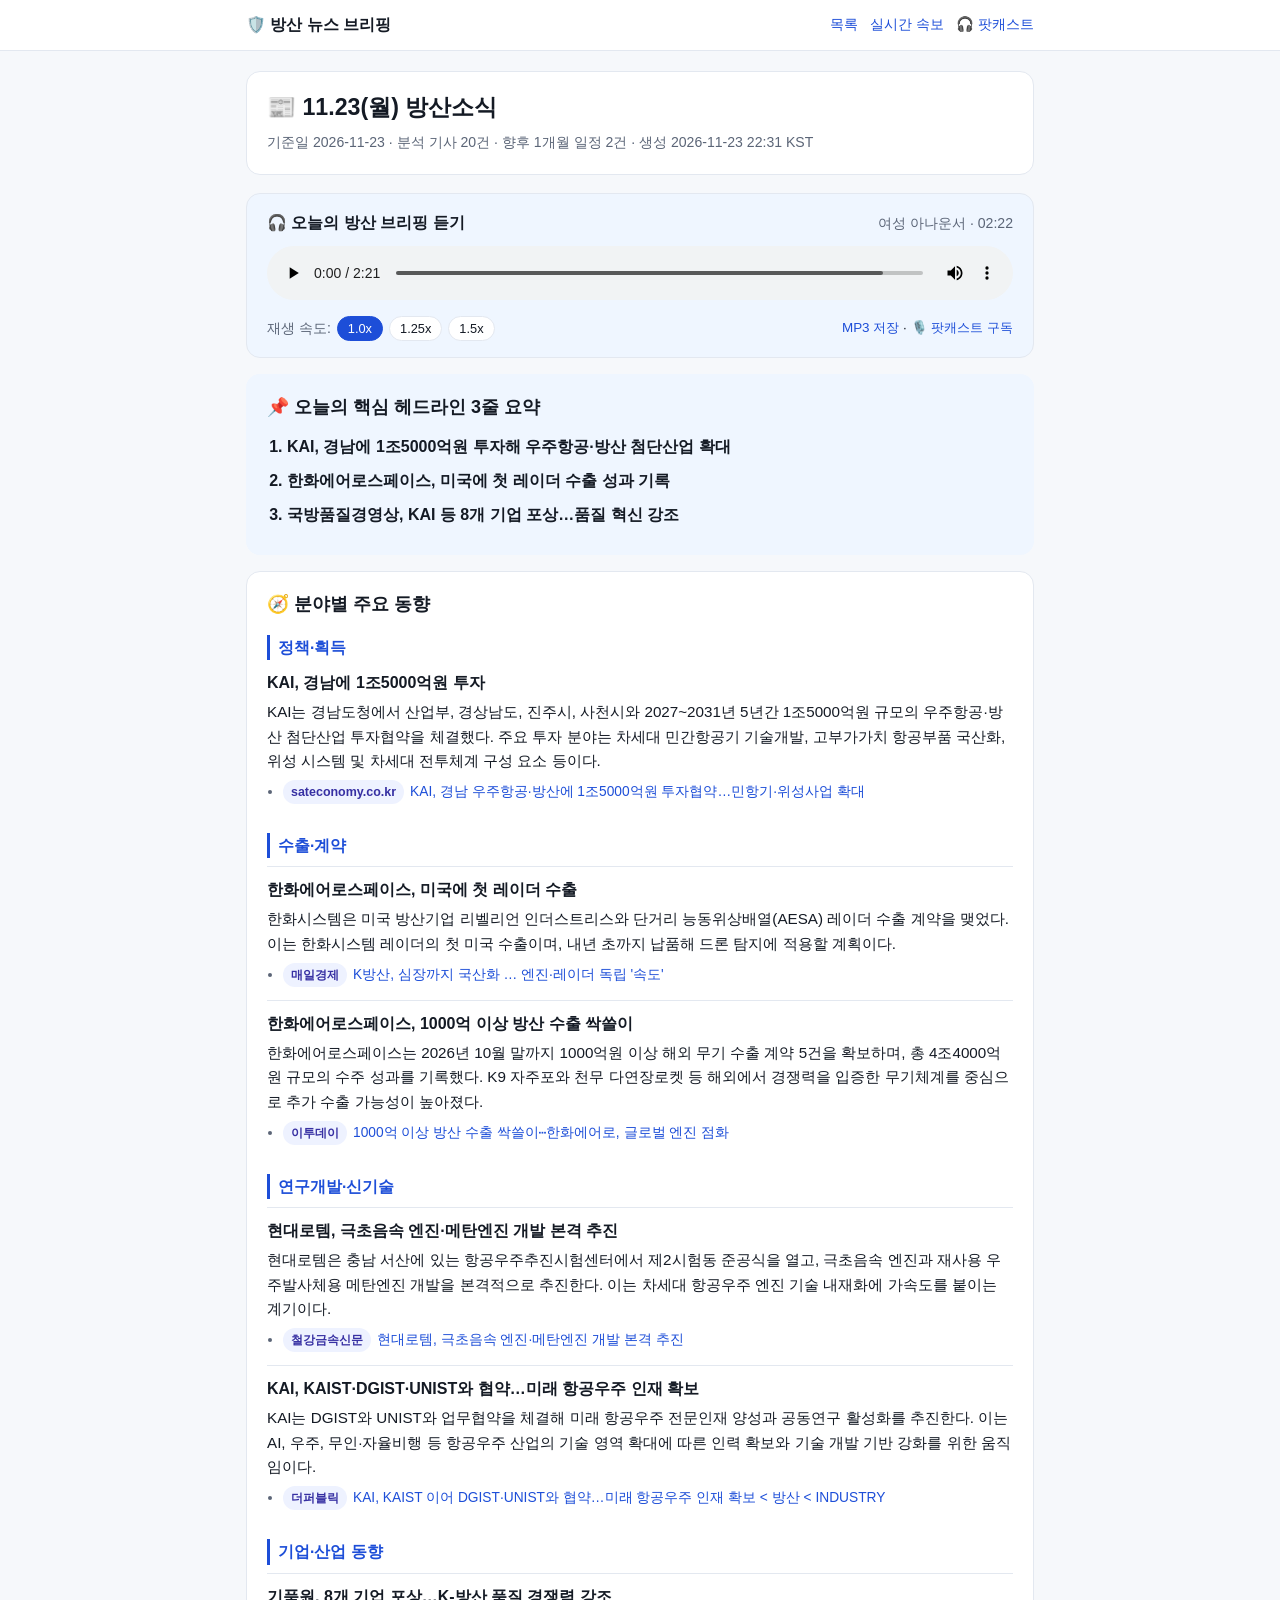
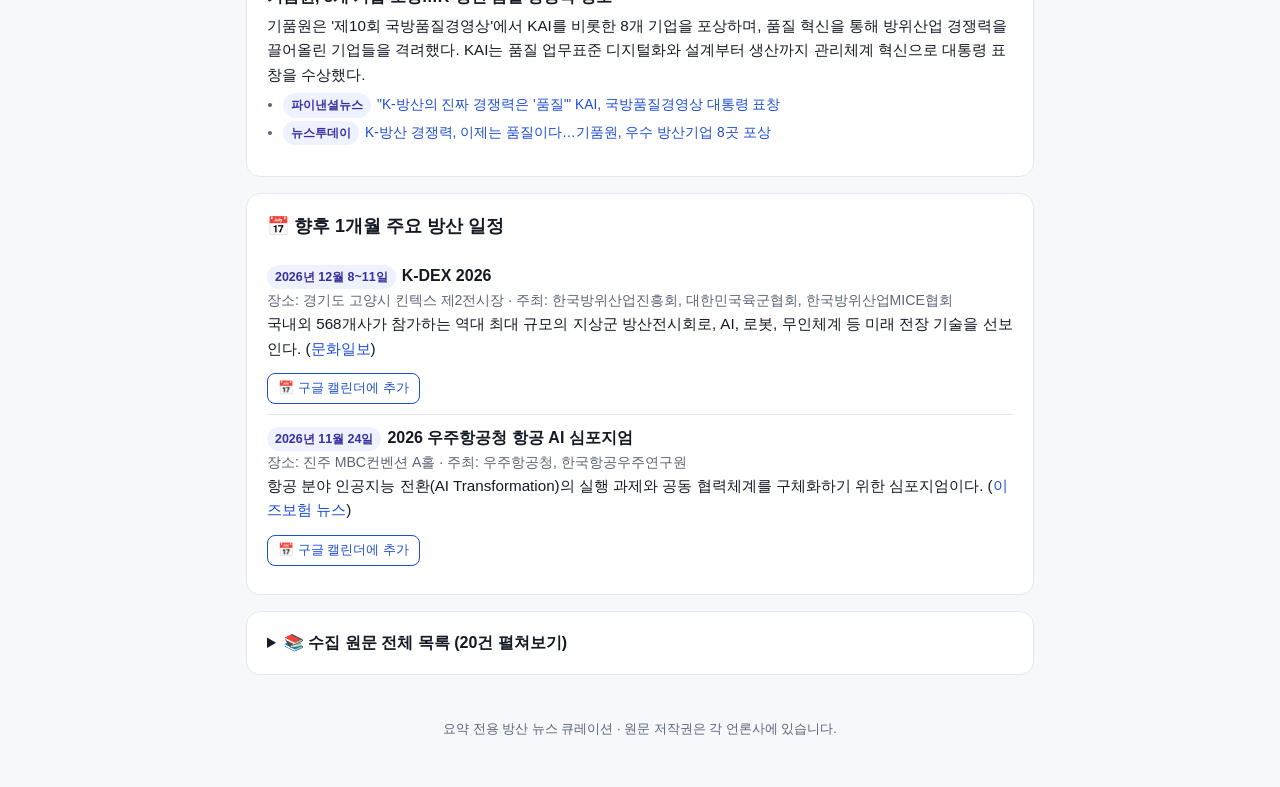
<file: posts/2026-11-23.html>
<!DOCTYPE html>
<html lang="ko">
<head>
  <meta charset="utf-8">
  <meta name="viewport" content="width=device-width, initial-scale=1">
  <meta name="robots" content="noindex, nofollow">
  <title>11.23(월) 방산소식</title>
  <meta name="description" content="KAI, 경남에 1조5000억원 투자해 우주항공·방산 첨단산업 확대 / 한화에어로스페이스, 미국에 첫 레이더 수출 성과 기록 / 국방품질경영상, KAI 등 8개 기업 포상…품질 혁신 강조">
  <meta property="og:type" content="article">
  <meta property="og:title" content="11.23(월) 방산소식">
  <meta property="og:description" content="KAI, 경남에 1조5000억원 투자해 우주항공·방산 첨단산업 확대 / 한화에어로스페이스, 미국에 첫 레이더 수출 성과 기록 / 국방품질경영상, KAI 등 8개 기업 포상…품질 혁신 강조">
  <meta property="og:url" content="https://ksi850108.github.io/defense-briefing/posts/2026-11-23.html">
  <link rel="stylesheet" href="../assets/style.css">
</head>
<body>

<header class="topbar">
  <div class="topbar-inner">
    <a class="brand" href="../index.html">🛡️ 방산 뉴스 브리핑</a>
    <nav class="nav">
      <a href="../index.html">목록</a>
      <a href="../breaking.html">실시간 속보</a>
      <a href="../podcast.xml">🎧 팟캐스트</a>
    </nav>
  </div>
</header>
<main class="container">
  <section class="hero">
    <h1>📰 11.23(월) 방산소식</h1>
    <div class="meta">기준일 2026-11-23 · 분석 기사 20건 · 향후 1개월 일정 2건 · 생성 2026-11-23 22:31 KST</div>
  </section>
  
  <section class="audio-card">
    <div style="display:flex;justify-content:space-between;align-items:center;gap:8px;flex-wrap:wrap;">
      <strong>🎧 오늘의 방산 브리핑 듣기</strong>
      <span class="meta">여성 아나운서 · 02:22</span>
    </div>
    <audio id="briefing-audio" controls preload="metadata" src="../audio/2026-11-23.mp3"></audio>
    <div class="audio-controls">
      <div class="speed-group">
        <span class="meta">재생 속도:</span>
        <button type="button" class="speed-btn active" data-rate="1">1.0x</button>
        <button type="button" class="speed-btn" data-rate="1.25">1.25x</button>
        <button type="button" class="speed-btn" data-rate="1.5">1.5x</button>
      </div>
      <div>
        <a href="../audio/2026-11-23.mp3" download>MP3 저장</a> ·
        <a href="../podcast.xml">🎙️ 팟캐스트 구독</a>
      </div>
    </div>
  </section>
  <script>
  (function () {
    var audio = document.getElementById("briefing-audio");
    if (!audio) return;
    var btns = document.querySelectorAll(".speed-btn");
    btns.forEach(function (btn) {
      btn.addEventListener("click", function () {
        var r = parseFloat(btn.getAttribute("data-rate") || "1");
        audio.playbackRate = r;
        btns.forEach(function (b) { b.classList.remove("active"); });
        btn.classList.add("active");
      });
    });
    if ("mediaSession" in navigator) {
      audio.addEventListener("play", function () {
        navigator.mediaSession.metadata = new MediaMetadata({
          title: "11.23(월) 방산소식",
          artist: "방산 뉴스 일간 브리핑",
          album: "Defense News Audio"
        });
        navigator.mediaSession.setActionHandler("play", function () { audio.play(); });
        navigator.mediaSession.setActionHandler("pause", function () { audio.pause(); });
        navigator.mediaSession.setActionHandler("seekbackward", function () { audio.currentTime = Math.max(0, audio.currentTime - 15); });
        navigator.mediaSession.setActionHandler("seekforward", function () { audio.currentTime = Math.min(audio.duration || 9999, audio.currentTime + 15); });
      });
    }
  })();
  </script>

  <section class="card headline-box">
    <h2>📌 오늘의 핵심 헤드라인 3줄 요약</h2>
    <ol class="headline-list">
      <li>KAI, 경남에 1조5000억원 투자해 우주항공·방산 첨단산업 확대</li>
<li>한화에어로스페이스, 미국에 첫 레이더 수출 성과 기록</li>
<li>국방품질경영상, KAI 등 8개 기업 포상…품질 혁신 강조</li>
    </ol>
  </section>

  <section class="card">
    <h2>🧭 분야별 주요 동향</h2>
    <h3>정책·획득</h3>
      <div class="issue">
        <div class="issue-title">KAI, 경남에 1조5000억원 투자</div>
        <p class="issue-summary">KAI는 경남도청에서 산업부, 경상남도, 진주시, 사천시와 2027~2031년 5년간 1조5000억원 규모의 우주항공·방산 첨단산업 투자협약을 체결했다. 주요 투자 분야는 차세대 민간항공기 기술개발, 고부가가치 항공부품 국산화, 위성 시스템 및 차세대 전투체계 구성 요소 등이다.</p>
        <ul class="sources"><li><span class="badge">sateconomy.co.kr</span><a href="https://sateconomy.co.kr/news/view/1065599177192696" target="_blank" rel="noopener noreferrer">KAI, 경남 우주항공·방산에 1조5000억원 투자협약…민항기·위성사업 확대</a></li></ul>
      </div><h3>수출·계약</h3>
      <div class="issue">
        <div class="issue-title">한화에어로스페이스, 미국에 첫 레이더 수출</div>
        <p class="issue-summary">한화시스템은 미국 방산기업 리벨리언 인더스트리스와 단거리 능동위상배열(AESA) 레이더 수출 계약을 맺었다. 이는 한화시스템 레이더의 첫 미국 수출이며, 내년 초까지 납품해 드론 탐지에 적용할 계획이다.</p>
        <ul class="sources"><li><span class="badge">매일경제</span><a href="https://mk.co.kr/news/business/12216290" target="_blank" rel="noopener noreferrer">K방산, 심장까지 국산화 … 엔진·레이더 독립 &#x27;속도&#x27;</a></li></ul>
      </div>
      <div class="issue">
        <div class="issue-title">한화에어로스페이스, 1000억 이상 방산 수출 싹쓸이</div>
        <p class="issue-summary">한화에어로스페이스는 2026년 10월 말까지 1000억원 이상 해외 무기 수출 계약 5건을 확보하며, 총 4조4000억원 규모의 수주 성과를 기록했다. K9 자주포와 천무 다연장로켓 등 해외에서 경쟁력을 입증한 무기체계를 중심으로 추가 수출 가능성이 높아졌다.</p>
        <ul class="sources"><li><span class="badge">이투데이</span><a href="https://etoday.co.kr/news/view/2650405" target="_blank" rel="noopener noreferrer">1000억 이상 방산 수출 싹쓸이⋯한화에어로, 글로벌 엔진 점화</a></li></ul>
      </div><h3>연구개발·신기술</h3>
      <div class="issue">
        <div class="issue-title">현대로템, 극초음속 엔진·메탄엔진 개발 본격 추진</div>
        <p class="issue-summary">현대로템은 충남 서산에 있는 항공우주추진시험센터에서 제2시험동 준공식을 열고, 극초음속 엔진과 재사용 우주발사체용 메탄엔진 개발을 본격적으로 추진한다. 이는 차세대 항공우주 엔진 기술 내재화에 가속도를 붙이는 계기이다.</p>
        <ul class="sources"><li><span class="badge">철강금속신문</span><a href="https://snmnews.com/news/articleView.html?idxno=577761" target="_blank" rel="noopener noreferrer">현대로템, 극초음속 엔진·메탄엔진 개발 본격 추진</a></li></ul>
      </div>
      <div class="issue">
        <div class="issue-title">KAI, KAIST·DGIST·UNIST와 협약…미래 항공우주 인재 확보</div>
        <p class="issue-summary">KAI는 DGIST와 UNIST와 업무협약을 체결해 미래 항공우주 전문인재 양성과 공동연구 활성화를 추진한다. 이는 AI, 우주, 무인·자율비행 등 항공우주 산업의 기술 영역 확대에 따른 인력 확보와 기술 개발 기반 강화를 위한 움직임이다.</p>
        <ul class="sources"><li><span class="badge">더퍼블릭</span><a href="https://thepublic.kr/news/articleView.html?idxno=328053" target="_blank" rel="noopener noreferrer">KAI, KAIST 이어 DGIST·UNIST와 협약…미래 항공우주 인재 확보 &lt; 방산 &lt; INDUSTRY</a></li></ul>
      </div><h3>기업·산업 동향</h3>
      <div class="issue">
        <div class="issue-title">기품원, 8개 기업 포상…K-방산 품질 경쟁력 강조</div>
        <p class="issue-summary">기품원은 &#x27;제10회 국방품질경영상&#x27;에서 KAI를 비롯한 8개 기업을 포상하며, 품질 혁신을 통해 방위산업 경쟁력을 끌어올린 기업들을 격려했다. KAI는 품질 업무표준 디지털화와 설계부터 생산까지 관리체계 혁신으로 대통령 표창을 수상했다.</p>
        <ul class="sources"><li><span class="badge">파이낸셜뉴스</span><a href="https://fnnews.com/news/202611231018514694" target="_blank" rel="noopener noreferrer">&quot;K-방산의 진짜 경쟁력은 &#x27;품질&#x27;&quot; KAI, 국방품질경영상 대통령 표창</a></li>
<li><span class="badge">뉴스투데이</span><a href="https://www.news2day.co.kr/article/20261123500228" target="_blank" rel="noopener noreferrer">K-방산 경쟁력, 이제는 품질이다…기품원, 우수 방산기업 8곳 포상</a></li></ul>
      </div>
  </section>

  <section class="card">
    <h2>📅 향후 1개월 주요 방산 일정</h2>
    
      <div class="event-item">
        <div><span class="badge">2026년 12월 8~11일</span><strong>K-DEX 2026</strong></div>
        <div class="meta">장소: 경기도 고양시 킨텍스 제2전시장 · 주최: 한국방위산업진흥회, 대한민국육군협회, 한국방위산업MICE협회</div>
        <p class="issue-summary">국내외 568개사가 참가하는 역대 최대 규모의 지상군 방산전시회로, AI, 로봇, 무인체계 등 미래 전장 기술을 선보인다. (<a href="https://www.munhwa.com/article/11633033" target="_blank" rel="noopener noreferrer">문화일보</a>)</p>
        <div><a class="cal-btn" href="https://calendar.google.com/calendar/render?action=TEMPLATE&amp;text=K-DEX%202026&amp;dates=20261208/20261209&amp;location=%EA%B2%BD%EA%B8%B0%EB%8F%84%20%EA%B3%A0%EC%96%91%EC%8B%9C%20%ED%82%A8%ED%85%8D%EC%8A%A4%20%EC%A0%9C2%EC%A0%84%EC%8B%9C%EC%9E%A5&amp;details=%EA%B5%AD%EB%82%B4%EC%99%B8%20568%EA%B0%9C%EC%82%AC%EA%B0%80%20%EC%B0%B8%EA%B0%80%ED%95%98%EB%8A%94%20%EC%97%AD%EB%8C%80%20%EC%B5%9C%EB%8C%80%20%EA%B7%9C%EB%AA%A8%EC%9D%98%20%EC%A7%80%EC%83%81%EA%B5%B0%20%EB%B0%A9%EC%82%B0%EC%A0%84%EC%8B%9C%ED%9A%8C%EB%A1%9C%2C%20AI%2C%20%EB%A1%9C%EB%B4%87%2C%20%EB%AC%B4%EC%9D%B8%EC%B2%B4%EA%B3%84%20%EB%93%B1%20%EB%AF%B8%EB%9E%98%20%EC%A0%84%EC%9E%A5%20%EA%B8%B0%EC%88%A0%EC%9D%84%20%EC%84%A0%EB%B3%B4%EC%9D%B8%EB%8B%A4." target="_blank" rel="noopener noreferrer">📅 구글 캘린더에 추가</a></div>
      </div>
      <div class="event-item">
        <div><span class="badge">2026년 11월 24일</span><strong>2026 우주항공청 항공 AI 심포지엄</strong></div>
        <div class="meta">장소: 진주 MBC컨벤션 A홀 · 주최: 우주항공청, 한국항공우주연구원</div>
        <p class="issue-summary">항공 분야 인공지능 전환(AI Transformation)의 실행 과제와 공동 협력체계를 구체화하기 위한 심포지엄이다. (<a href="https://dazabi.com/insurance_magazine/article.php?id=48055" target="_blank" rel="noopener noreferrer">이즈보험 뉴스</a>)</p>
        <div><a class="cal-btn" href="https://calendar.google.com/calendar/render?action=TEMPLATE&amp;text=2026%20%EC%9A%B0%EC%A3%BC%ED%95%AD%EA%B3%B5%EC%B2%AD%20%ED%95%AD%EA%B3%B5%20AI%20%EC%8B%AC%ED%8F%AC%EC%A7%80%EC%97%84&amp;dates=20261124/20261125&amp;location=%EC%A7%84%EC%A3%BC%20MBC%EC%BB%A8%EB%B2%A4%EC%85%98%20A%ED%99%80&amp;details=%ED%95%AD%EA%B3%B5%20%EB%B6%84%EC%95%BC%20%EC%9D%B8%EA%B3%B5%EC%A7%80%EB%8A%A5%20%EC%A0%84%ED%99%98%28AI%20Transformation%29%EC%9D%98%20%EC%8B%A4%ED%96%89%20%EA%B3%BC%EC%A0%9C%EC%99%80%20%EA%B3%B5%EB%8F%99%20%ED%98%91%EB%A0%A5%EC%B2%B4%EA%B3%84%EB%A5%BC%20%EA%B5%AC%EC%B2%B4%ED%99%94%ED%95%98%EA%B8%B0%20%EC%9C%84%ED%95%9C%20%EC%8B%AC%ED%8F%AC%EC%A7%80%EC%97%84%EC%9D%B4%EB%8B%A4." target="_blank" rel="noopener noreferrer">📅 구글 캘린더에 추가</a></div>
      </div>
  </section>

  <section class="card">
    <details>
      <summary>📚 수집 원문 전체 목록 (20건 펼쳐보기)</summary>
      <ol class="raw-list">
        <li><span class="badge">정관타임스Live</span><a href="https://www.jgtimes.com/news/articleView.html?idxno=32556" target="_blank" rel="noopener noreferrer">HD현대중공업, 미 해군 함정 MRO 4번째 수주… &lt; 글로벌 &lt; 읍면Live</a> <span class="meta">(12시간 전)</span></li>
<li><span class="badge">문화일보</span><a href="https://news.google.com/rss/articles/CBMiUEFVX3lxTE5OVDV0aXRFNGFGNUZrRmY0dllyaG4wd3duTW9Bc0NQNGdGampGbFhGa2pBWFRzQkpkZmFlMWVLYmhBODBmWlVHVklaZnFOQ1J5?oc=5" target="_blank" rel="noopener noreferrer">기품원, 군수품 품질 향상·방위산업 발전 기여 KAI 등 8개 기업 포상</a> <span class="meta">(14시간 전)</span></li>
<li><span class="badge">연합뉴스</span><a href="https://www.yna.co.kr/view/AKR20261123116900052" target="_blank" rel="noopener noreferrer">&#x27;국제 해군 군수·MRO 협력 포럼&#x27; 창원에서 개막</a> <span class="meta">(7시간 전)</span></li>
<li><span class="badge">디펜스투데이</span><a href="https://www.defensetoday.kr/news/articleView.html?idxno=11155" target="_blank" rel="noopener noreferrer">방사청, 화생방 기업과 간담회</a> <span class="meta">(7시간 전)</span></li>
<li><span class="badge">sateconomy.co.kr</span><a href="https://sateconomy.co.kr/news/view/1065599177192696" target="_blank" rel="noopener noreferrer">KAI, 경남 우주항공·방산에 1조5000억원 투자협약…민항기·위성사업 확대</a> <span class="meta">(4시간 전)</span></li>
<li><span class="badge">매일경제</span><a href="https://mk.co.kr/news/business/12216290" target="_blank" rel="noopener noreferrer">K방산, 심장까지 국산화 … 엔진·레이더 독립 &#x27;속도&#x27;</a> <span class="meta">(5시간 전)</span></li>
<li><span class="badge">파이낸셜뉴스</span><a href="https://fnnews.com/news/202611231018514694" target="_blank" rel="noopener noreferrer">&quot;K-방산의 진짜 경쟁력은 &#x27;품질&#x27;&quot; KAI, 국방품질경영상 대통령 표창</a> <span class="meta">(12시간 전)</span></li>
<li><span class="badge">이투데이</span><a href="https://etoday.co.kr/news/view/2650405" target="_blank" rel="noopener noreferrer">1000억 이상 방산 수출 싹쓸이⋯한화에어로, 글로벌 엔진 점화</a> <span class="meta">(5시간 전)</span></li>
<li><span class="badge">뉴스투데이</span><a href="https://www.news2day.co.kr/article/20261123500228" target="_blank" rel="noopener noreferrer">K-방산 경쟁력, 이제는 품질이다…기품원, 우수 방산기업 8곳 포상</a> <span class="meta">(36초 전)</span></li>
<li><span class="badge">잡포스트</span><a href="https://news.google.com/rss/articles/[base64]?oc=5" target="_blank" rel="noopener noreferrer">한화에어로스페이스 58만원대 하락…방산 인도 일정이 4분기 실적 변수</a> <span class="meta">(9시간 전)</span></li>
<li><span class="badge">더퍼블릭</span><a href="https://thepublic.kr/news/articleView.html?idxno=328053" target="_blank" rel="noopener noreferrer">KAI, KAIST 이어 DGIST·UNIST와 협약…미래 항공우주 인재 확보 &lt; 방산 &lt; INDUSTRY</a> <span class="meta">(4시간 전)</span></li>
<li><span class="badge">철강금속신문</span><a href="https://snmnews.com/news/articleView.html?idxno=577761" target="_blank" rel="noopener noreferrer">현대로템, 극초음속 엔진·메탄엔진 개발 본격 추진</a> <span class="meta">(14시간 전)</span></li>
<li><span class="badge">뉴스임팩트</span><a href="https://newsimpact.co.kr/news/articleView.html?idxno=4002406" target="_blank" rel="noopener noreferrer">[YS와 K방산의 탄생 ③] 내수형 군수산업에서 글로벌 방산으로 &lt; 아시아방산</a> <span class="meta">(16시간 전)</span></li>
<li><span class="badge">아시아뉴스통신</span><a href="https://anewsa.com/detail.php?number=3220811" target="_blank" rel="noopener noreferrer">한화에어로스페이스 주가 30,000원 하락 후 장마감</a> <span class="meta">(6시간 전)</span></li>
<li><span class="badge">파이낸스투데이</span><a href="https://fntoday.co.kr/news/articleView.html?idxno=399745" target="_blank" rel="noopener noreferrer">삼영이엔씨, 방위사업청 ‘단파통신체계’ 공급계약 금액 132억 4,889만 원으로 정정</a> <span class="meta">(7시간 전)</span></li>
<li><span class="badge">데이터뉴스</span><a href="https://datanews.co.kr/news/article.html?no=147730" target="_blank" rel="noopener noreferrer">한화오션, 상선이 벌고 특수선이 까먹었다…엇갈린 수익성</a> <span class="meta">(14시간 전)</span></li>
<li><span class="badge">Defensehere</span><a href="https://defensehere.com/en/defensehere-becomes-official-media-partner-of-exponaval-2026" target="_blank" rel="noopener noreferrer">Defensehere becomes official media partner of EXPONAVAL 2026</a> <span class="meta">(4 hours ago)</span></li>
<li><span class="badge">데일리한국</span><a href="https://daily.hankooki.com/news/articleView.html?idxno=1427922" target="_blank" rel="noopener noreferrer">한화·LIG·현대로템, 군용 &#x27;로봇개&#x27; 주목…보폭 확대 &lt; 산업일반 &lt; 산업</a> <span class="meta">(7시간 전)</span></li>
<li><span class="badge">Meduza</span><a href="https://meduza.io/en/feature/2026/11/23/why-ukraine-s-defense-industry-may-have-hit-a-ceiling" target="_blank" rel="noopener noreferrer">Why Ukraine’s defense industry may have hit a ceiling</a> <span class="meta">(6 hours ago)</span></li>
<li><span class="badge">Homely Huntsville</span><a href="https://homelyhuntsville.com/blog/ewa-warrior-services-wins-share-of-7-1-billion-navy-ship-defense-contract/" target="_blank" rel="noopener noreferrer">EWA Warrior Services wins share of $7.1 billion Navy ship-defense contract</a> <span class="meta">(7 hours ago)</span></li>
      </ol>
    </details>
  </section>

  <div class="pager">
    <span></span>
    <span></span>
  </div>

  <footer>요약 전용 방산 뉴스 큐레이션 · 원문 저작권은 각 언론사에 있습니다.</footer>
</main>
</body>
</html>
</file>
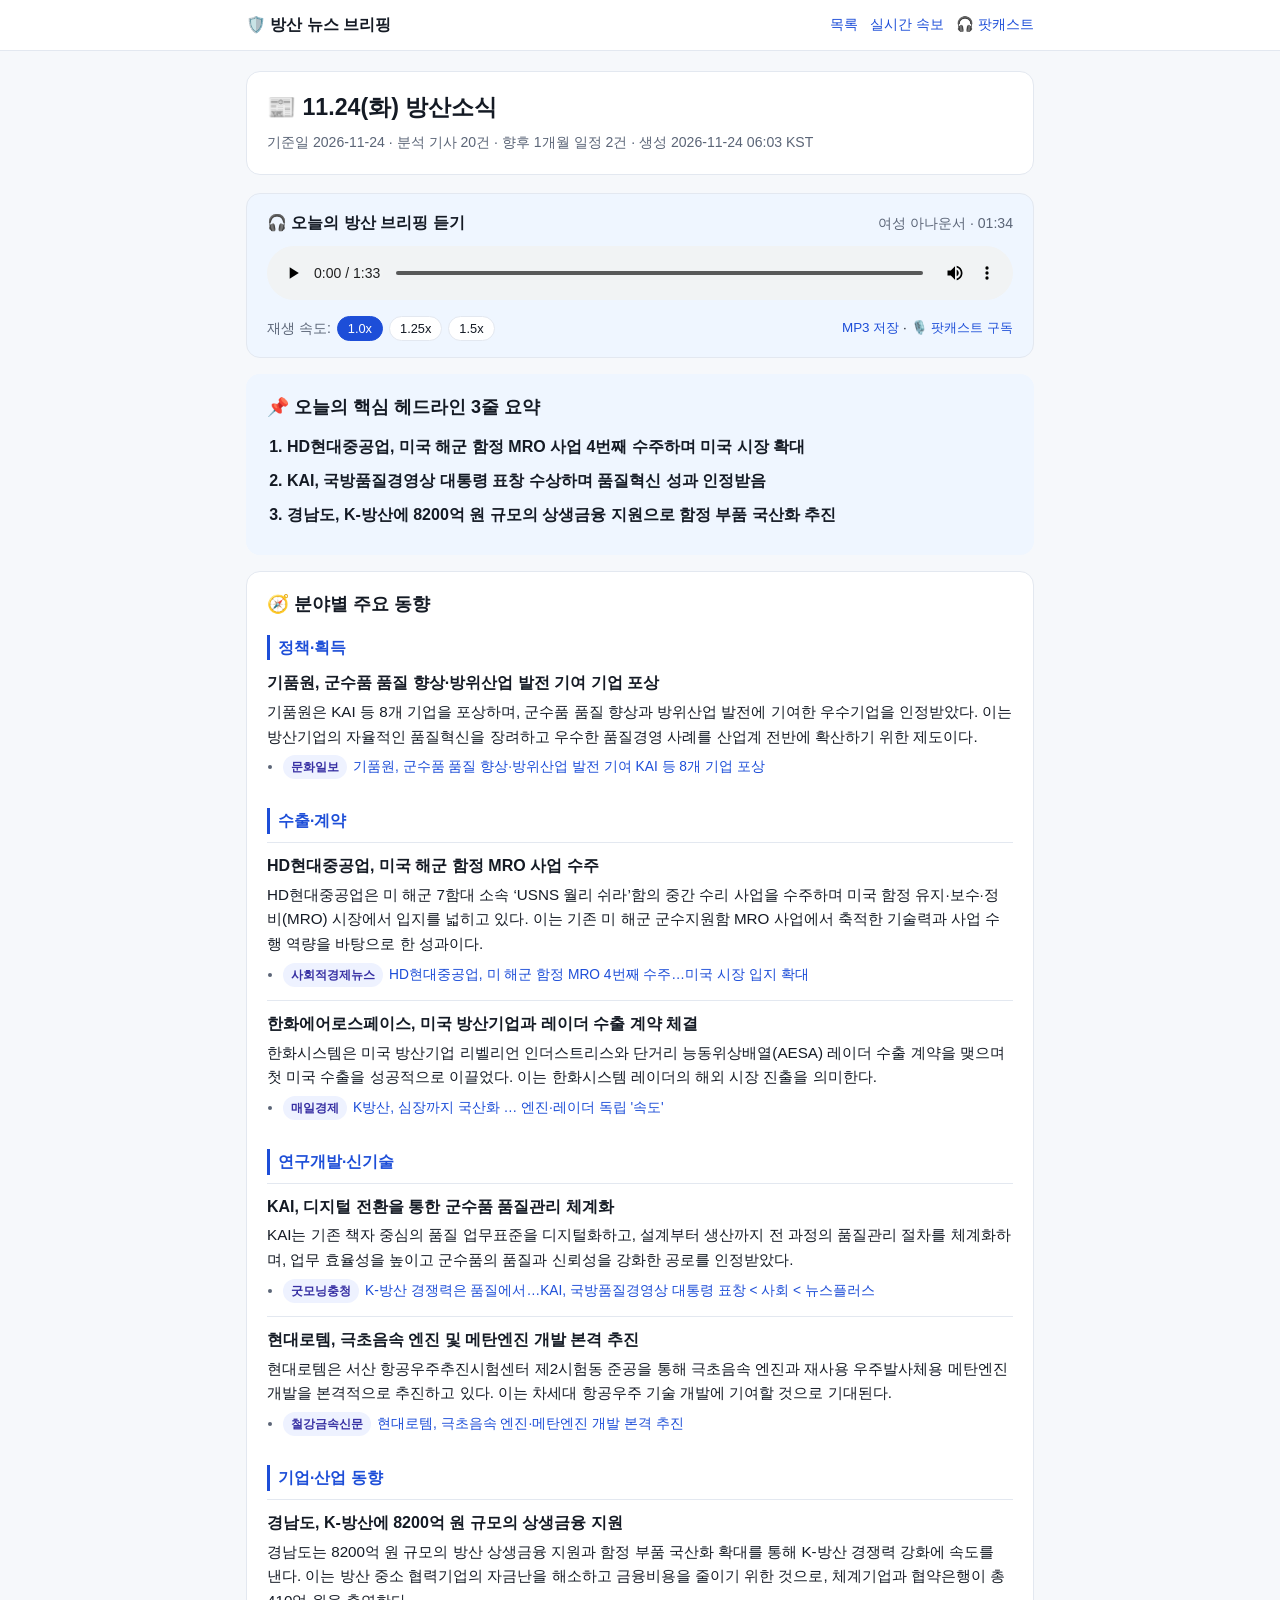
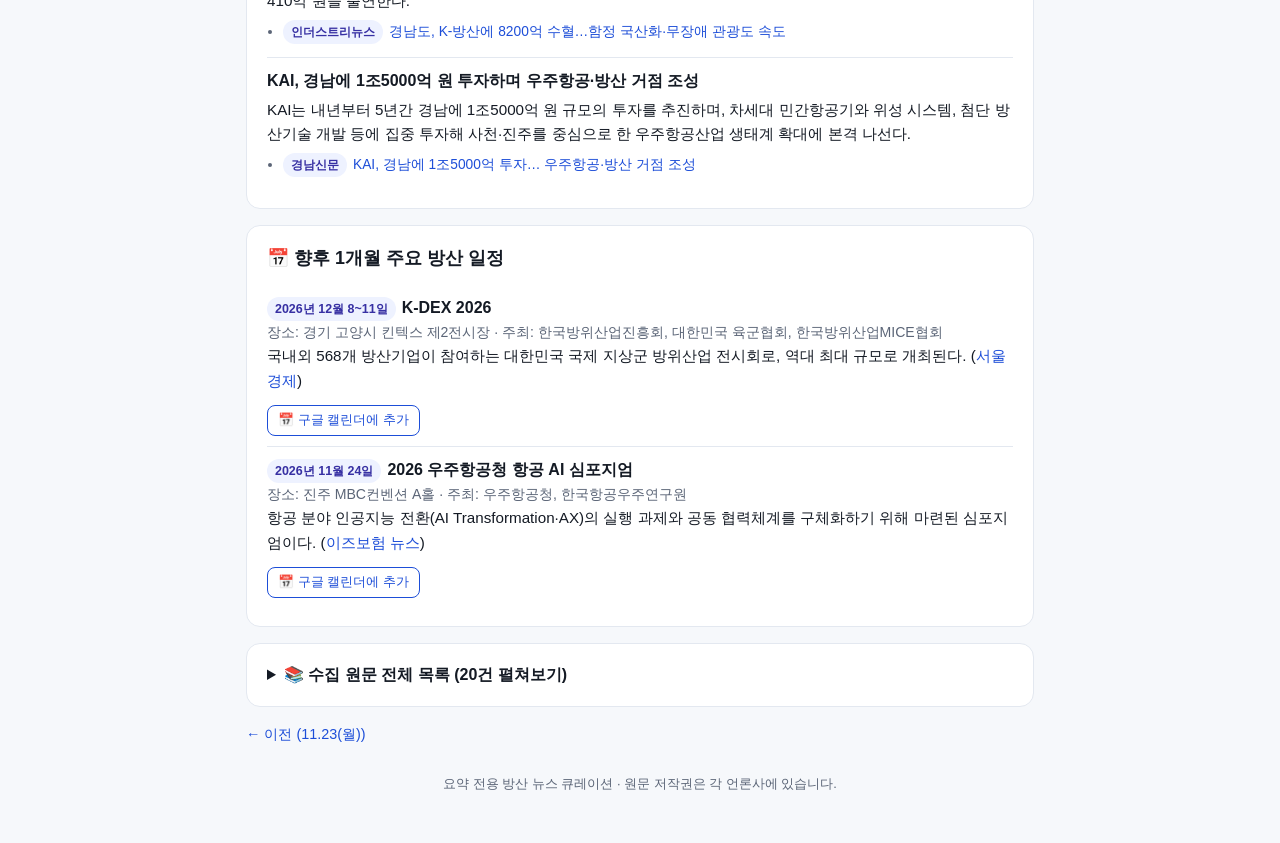
<file: posts/2026-11-24.html>
<!DOCTYPE html>
<html lang="ko">
<head>
  <meta charset="utf-8">
  <meta name="viewport" content="width=device-width, initial-scale=1">
  <meta name="robots" content="noindex, nofollow">
  <title>11.24(화) 방산소식</title>
  <meta name="description" content="HD현대중공업, 미국 해군 함정 MRO 사업 4번째 수주하며 미국 시장 확대 / KAI, 국방품질경영상 대통령 표창 수상하며 품질혁신 성과 인정받음 / 경남도, K-방산에 8200억 원 규모의 상생금융 지원으로 함정 부품 국산화 추진">
  <meta property="og:type" content="article">
  <meta property="og:title" content="11.24(화) 방산소식">
  <meta property="og:description" content="HD현대중공업, 미국 해군 함정 MRO 사업 4번째 수주하며 미국 시장 확대 / KAI, 국방품질경영상 대통령 표창 수상하며 품질혁신 성과 인정받음 / 경남도, K-방산에 8200억 원 규모의 상생금융 지원으로 함정 부품 국산화 추진">
  <meta property="og:url" content="https://ksi850108.github.io/defense-briefing/posts/2026-11-24.html">
  <link rel="stylesheet" href="../assets/style.css">
</head>
<body>

<header class="topbar">
  <div class="topbar-inner">
    <a class="brand" href="../index.html">🛡️ 방산 뉴스 브리핑</a>
    <nav class="nav">
      <a href="../index.html">목록</a>
      <a href="../breaking.html">실시간 속보</a>
      <a href="../podcast.xml">🎧 팟캐스트</a>
    </nav>
  </div>
</header>
<main class="container">
  <section class="hero">
    <h1>📰 11.24(화) 방산소식</h1>
    <div class="meta">기준일 2026-11-24 · 분석 기사 20건 · 향후 1개월 일정 2건 · 생성 2026-11-24 06:03 KST</div>
  </section>
  
  <section class="audio-card">
    <div style="display:flex;justify-content:space-between;align-items:center;gap:8px;flex-wrap:wrap;">
      <strong>🎧 오늘의 방산 브리핑 듣기</strong>
      <span class="meta">여성 아나운서 · 01:34</span>
    </div>
    <audio id="briefing-audio" controls preload="metadata" src="../audio/2026-11-24.mp3"></audio>
    <div class="audio-controls">
      <div class="speed-group">
        <span class="meta">재생 속도:</span>
        <button type="button" class="speed-btn active" data-rate="1">1.0x</button>
        <button type="button" class="speed-btn" data-rate="1.25">1.25x</button>
        <button type="button" class="speed-btn" data-rate="1.5">1.5x</button>
      </div>
      <div>
        <a href="../audio/2026-11-24.mp3" download>MP3 저장</a> ·
        <a href="../podcast.xml">🎙️ 팟캐스트 구독</a>
      </div>
    </div>
  </section>
  <script>
  (function () {
    var audio = document.getElementById("briefing-audio");
    if (!audio) return;
    var btns = document.querySelectorAll(".speed-btn");
    btns.forEach(function (btn) {
      btn.addEventListener("click", function () {
        var r = parseFloat(btn.getAttribute("data-rate") || "1");
        audio.playbackRate = r;
        btns.forEach(function (b) { b.classList.remove("active"); });
        btn.classList.add("active");
      });
    });
    if ("mediaSession" in navigator) {
      audio.addEventListener("play", function () {
        navigator.mediaSession.metadata = new MediaMetadata({
          title: "11.24(화) 방산소식",
          artist: "방산 뉴스 일간 브리핑",
          album: "Defense News Audio"
        });
        navigator.mediaSession.setActionHandler("play", function () { audio.play(); });
        navigator.mediaSession.setActionHandler("pause", function () { audio.pause(); });
        navigator.mediaSession.setActionHandler("seekbackward", function () { audio.currentTime = Math.max(0, audio.currentTime - 15); });
        navigator.mediaSession.setActionHandler("seekforward", function () { audio.currentTime = Math.min(audio.duration || 9999, audio.currentTime + 15); });
      });
    }
  })();
  </script>

  <section class="card headline-box">
    <h2>📌 오늘의 핵심 헤드라인 3줄 요약</h2>
    <ol class="headline-list">
      <li>HD현대중공업, 미국 해군 함정 MRO 사업 4번째 수주하며 미국 시장 확대</li>
<li>KAI, 국방품질경영상 대통령 표창 수상하며 품질혁신 성과 인정받음</li>
<li>경남도, K-방산에 8200억 원 규모의 상생금융 지원으로 함정 부품 국산화 추진</li>
    </ol>
  </section>

  <section class="card">
    <h2>🧭 분야별 주요 동향</h2>
    <h3>정책·획득</h3>
      <div class="issue">
        <div class="issue-title">기품원, 군수품 품질 향상·방위산업 발전 기여 기업 포상</div>
        <p class="issue-summary">기품원은 KAI 등 8개 기업을 포상하며, 군수품 품질 향상과 방위산업 발전에 기여한 우수기업을 인정받았다. 이는 방산기업의 자율적인 품질혁신을 장려하고 우수한 품질경영 사례를 산업계 전반에 확산하기 위한 제도이다.</p>
        <ul class="sources"><li><span class="badge">문화일보</span><a href="https://news.google.com/rss/articles/CBMiUEFVX3lxTE5OVDV0aXRFNGFGNUZrRmY0dllyaG4wd3duTW9Bc0NQNGdGampGbFhGa2pBWFRzQkpkZmFlMWVLYmhBODBmWlVHVklaZnFOQ1J5?oc=5" target="_blank" rel="noopener noreferrer">기품원, 군수품 품질 향상·방위산업 발전 기여 KAI 등 8개 기업 포상</a></li></ul>
      </div><h3>수출·계약</h3>
      <div class="issue">
        <div class="issue-title">HD현대중공업, 미국 해군 함정 MRO 사업 수주</div>
        <p class="issue-summary">HD현대중공업은 미 해군 7함대 소속 ‘USNS 월리 쉬라’함의 중간 수리 사업을 수주하며 미국 함정 유지·보수·정비(MRO) 시장에서 입지를 넓히고 있다. 이는 기존 미 해군 군수지원함 MRO 사업에서 축적한 기술력과 사업 수행 역량을 바탕으로 한 성과이다.</p>
        <ul class="sources"><li><span class="badge">사회적경제뉴스</span><a href="https://www.senews.kr/43121" target="_blank" rel="noopener noreferrer">HD현대중공업, 미 해군 함정 MRO 4번째 수주…미국 시장 입지 확대</a></li></ul>
      </div>
      <div class="issue">
        <div class="issue-title">한화에어로스페이스, 미국 방산기업과 레이더 수출 계약 체결</div>
        <p class="issue-summary">한화시스템은 미국 방산기업 리벨리언 인더스트리스와 단거리 능동위상배열(AESA) 레이더 수출 계약을 맺으며 첫 미국 수출을 성공적으로 이끌었다. 이는 한화시스템 레이더의 해외 시장 진출을 의미한다.</p>
        <ul class="sources"><li><span class="badge">매일경제</span><a href="https://mk.co.kr/news/business/12216290" target="_blank" rel="noopener noreferrer">K방산, 심장까지 국산화 … 엔진·레이더 독립 &#x27;속도&#x27;</a></li></ul>
      </div><h3>연구개발·신기술</h3>
      <div class="issue">
        <div class="issue-title">KAI, 디지털 전환을 통한 군수품 품질관리 체계화</div>
        <p class="issue-summary">KAI는 기존 책자 중심의 품질 업무표준을 디지털화하고, 설계부터 생산까지 전 과정의 품질관리 절차를 체계화하며, 업무 효율성을 높이고 군수품의 품질과 신뢰성을 강화한 공로를 인정받았다.</p>
        <ul class="sources"><li><span class="badge">굿모닝충청</span><a href="https://www.goodmorningcc.com/news/articleView.html?idxno=456385" target="_blank" rel="noopener noreferrer">K-방산 경쟁력은 품질에서…KAI, 국방품질경영상 대통령 표창 &lt; 사회 &lt; 뉴스플러스</a></li></ul>
      </div>
      <div class="issue">
        <div class="issue-title">현대로템, 극초음속 엔진 및 메탄엔진 개발 본격 추진</div>
        <p class="issue-summary">현대로템은 서산 항공우주추진시험센터 제2시험동 준공을 통해 극초음속 엔진과 재사용 우주발사체용 메탄엔진 개발을 본격적으로 추진하고 있다. 이는 차세대 항공우주 기술 개발에 기여할 것으로 기대된다.</p>
        <ul class="sources"><li><span class="badge">철강금속신문</span><a href="https://snmnews.com/news/articleView.html?idxno=577761" target="_blank" rel="noopener noreferrer">현대로템, 극초음속 엔진·메탄엔진 개발 본격 추진</a></li></ul>
      </div><h3>기업·산업 동향</h3>
      <div class="issue">
        <div class="issue-title">경남도, K-방산에 8200억 원 규모의 상생금융 지원</div>
        <p class="issue-summary">경남도는 8200억 원 규모의 방산 상생금융 지원과 함정 부품 국산화 확대를 통해 K-방산 경쟁력 강화에 속도를 낸다. 이는 방산 중소 협력기업의 자금난을 해소하고 금융비용을 줄이기 위한 것으로, 체계기업과 협약은행이 총 410억 원을 출연한다.</p>
        <ul class="sources"><li><span class="badge">인더스트리뉴스</span><a href="https://industrynews.co.kr/news/articleView.html?idxno=90084" target="_blank" rel="noopener noreferrer">경남도, K-방산에 8200억 수혈…함정 국산화·무장애 관광도 속도</a></li></ul>
      </div>
      <div class="issue">
        <div class="issue-title">KAI, 경남에 1조5000억 원 투자하며 우주항공·방산 거점 조성</div>
        <p class="issue-summary">KAI는 내년부터 5년간 경남에 1조5000억 원 규모의 투자를 추진하며, 차세대 민간항공기와 위성 시스템, 첨단 방산기술 개발 등에 집중 투자해 사천·진주를 중심으로 한 우주항공산업 생태계 확대에 본격 나선다.</p>
        <ul class="sources"><li><span class="badge">경남신문</span><a href="https://knnews.co.kr/news/articleView.php?idxno=1555721" target="_blank" rel="noopener noreferrer">KAI, 경남에 1조5000억 투자… 우주항공·방산 거점 조성</a></li></ul>
      </div>
  </section>

  <section class="card">
    <h2>📅 향후 1개월 주요 방산 일정</h2>
    
      <div class="event-item">
        <div><span class="badge">2026년 12월 8~11일</span><strong>K-DEX 2026</strong></div>
        <div class="meta">장소: 경기 고양시 킨텍스 제2전시장 · 주최: 한국방위산업진흥회, 대한민국 육군협회, 한국방위산업MICE협회</div>
        <p class="issue-summary">국내외 568개 방산기업이 참여하는 대한민국 국제 지상군 방위산업 전시회로, 역대 최대 규모로 개최된다. (<a href="https://m.sedaily.com/article/20117410" target="_blank" rel="noopener noreferrer">서울경제</a>)</p>
        <div><a class="cal-btn" href="https://calendar.google.com/calendar/render?action=TEMPLATE&amp;text=K-DEX%202026&amp;dates=20261208/20261209&amp;location=%EA%B2%BD%EA%B8%B0%20%EA%B3%A0%EC%96%91%EC%8B%9C%20%ED%82%A8%ED%85%8D%EC%8A%A4%20%EC%A0%9C2%EC%A0%84%EC%8B%9C%EC%9E%A5&amp;details=%EA%B5%AD%EB%82%B4%EC%99%B8%20568%EA%B0%9C%20%EB%B0%A9%EC%82%B0%EA%B8%B0%EC%97%85%EC%9D%B4%20%EC%B0%B8%EC%97%AC%ED%95%98%EB%8A%94%20%EB%8C%80%ED%95%9C%EB%AF%BC%EA%B5%AD%20%EA%B5%AD%EC%A0%9C%20%EC%A7%80%EC%83%81%EA%B5%B0%20%EB%B0%A9%EC%9C%84%EC%82%B0%EC%97%85%20%EC%A0%84%EC%8B%9C%ED%9A%8C%EB%A1%9C%2C%20%EC%97%AD%EB%8C%80%20%EC%B5%9C%EB%8C%80%20%EA%B7%9C%EB%AA%A8%EB%A1%9C%20%EA%B0%9C%EC%B5%9C%EB%90%9C%EB%8B%A4." target="_blank" rel="noopener noreferrer">📅 구글 캘린더에 추가</a></div>
      </div>
      <div class="event-item">
        <div><span class="badge">2026년 11월 24일</span><strong>2026 우주항공청 항공 AI 심포지엄</strong></div>
        <div class="meta">장소: 진주 MBC컨벤션 A홀 · 주최: 우주항공청, 한국항공우주연구원</div>
        <p class="issue-summary">항공 분야 인공지능 전환(AI Transformation·AX)의 실행 과제와 공동 협력체계를 구체화하기 위해 마련된 심포지엄이다. (<a href="https://dazabi.com/insurance_magazine/article.php?id=48055" target="_blank" rel="noopener noreferrer">이즈보험 뉴스</a>)</p>
        <div><a class="cal-btn" href="https://calendar.google.com/calendar/render?action=TEMPLATE&amp;text=2026%20%EC%9A%B0%EC%A3%BC%ED%95%AD%EA%B3%B5%EC%B2%AD%20%ED%95%AD%EA%B3%B5%20AI%20%EC%8B%AC%ED%8F%AC%EC%A7%80%EC%97%84&amp;dates=20261124/20261125&amp;location=%EC%A7%84%EC%A3%BC%20MBC%EC%BB%A8%EB%B2%A4%EC%85%98%20A%ED%99%80&amp;details=%ED%95%AD%EA%B3%B5%20%EB%B6%84%EC%95%BC%20%EC%9D%B8%EA%B3%B5%EC%A7%80%EB%8A%A5%20%EC%A0%84%ED%99%98%28AI%20Transformation%C2%B7AX%29%EC%9D%98%20%EC%8B%A4%ED%96%89%20%EA%B3%BC%EC%A0%9C%EC%99%80%20%EA%B3%B5%EB%8F%99%20%ED%98%91%EB%A0%A5%EC%B2%B4%EA%B3%84%EB%A5%BC%20%EA%B5%AC%EC%B2%B4%ED%99%94%ED%95%98%EA%B8%B0%20%EC%9C%84%ED%95%B4%20%EB%A7%88%EB%A0%A8%EB%90%9C%20%EC%8B%AC%ED%8F%AC%EC%A7%80%EC%97%84%EC%9D%B4%EB%8B%A4." target="_blank" rel="noopener noreferrer">📅 구글 캘린더에 추가</a></div>
      </div>
  </section>

  <section class="card">
    <details>
      <summary>📚 수집 원문 전체 목록 (20건 펼쳐보기)</summary>
      <ol class="raw-list">
        <li><span class="badge">사회적경제뉴스</span><a href="https://www.senews.kr/43121" target="_blank" rel="noopener noreferrer">HD현대중공업, 미 해군 함정 MRO 4번째 수주…미국 시장 입지 확대</a> <span class="meta">(14시간 전)</span></li>
<li><span class="badge">문화일보</span><a href="https://news.google.com/rss/articles/CBMiUEFVX3lxTE5OVDV0aXRFNGFGNUZrRmY0dllyaG4wd3duTW9Bc0NQNGdGampGbFhGa2pBWFRzQkpkZmFlMWVLYmhBODBmWlVHVklaZnFOQ1J5?oc=5" target="_blank" rel="noopener noreferrer">기품원, 군수품 품질 향상·방위산업 발전 기여 KAI 등 8개 기업 포상</a> <span class="meta">(21시간 전)</span></li>
<li><span class="badge">Defense News</span><a href="https://www.defensenews.com/video/2026/11/23/ukraine-strikes-russian-warship-and-cargo-vessel-with-naval-drones-in-libya/" target="_blank" rel="noopener noreferrer">Ukraine strikes Russian warship and cargo vessel with naval drones in Libya</a> <span class="meta">(6시간 전)</span></li>
<li><span class="badge">연합뉴스</span><a href="https://www.yna.co.kr/view/AKR20261123116900052" target="_blank" rel="noopener noreferrer">&#x27;국제 해군 군수·MRO 협력 포럼&#x27; 창원에서 개막</a> <span class="meta">(15시간 전)</span></li>
<li><span class="badge">굿모닝충청</span><a href="https://www.goodmorningcc.com/news/articleView.html?idxno=456385" target="_blank" rel="noopener noreferrer">K-방산 경쟁력은 품질에서…KAI, 국방품질경영상 대통령 표창 &lt; 사회 &lt; 뉴스플러스</a> <span class="meta">(26분 전)</span></li>
<li><span class="badge">인더스트리뉴스</span><a href="https://industrynews.co.kr/news/articleView.html?idxno=90084" target="_blank" rel="noopener noreferrer">경남도, K-방산에 8200억 수혈…함정 국산화·무장애 관광도 속도</a> <span class="meta">(6시간 전)</span></li>
<li><span class="badge">디펜스투데이</span><a href="https://www.defensetoday.kr/news/articleView.html?idxno=11155" target="_blank" rel="noopener noreferrer">방사청, 화생방 기업과 간담회</a> <span class="meta">(15시간 전)</span></li>
<li><span class="badge">경남신문</span><a href="https://knnews.co.kr/news/articleView.php?idxno=1555721" target="_blank" rel="noopener noreferrer">KAI, 경남에 1조5000억 투자… 우주항공·방산 거점 조성</a> <span class="meta">(54분 전)</span></li>
<li><span class="badge">매일경제</span><a href="https://mk.co.kr/news/business/12216290" target="_blank" rel="noopener noreferrer">K방산, 심장까지 국산화 … 엔진·레이더 독립 &#x27;속도&#x27;</a> <span class="meta">(13시간 전)</span></li>
<li><span class="badge">이투데이</span><a href="https://etoday.co.kr/news/view/2650405" target="_blank" rel="noopener noreferrer">1000억 이상 방산 수출 싹쓸이⋯한화에어로, 글로벌 엔진 점화</a> <span class="meta">(13시간 전)</span></li>
<li><span class="badge">globenewswire.com</span><a href="https://globenewswire.com/news-release/2026/11/23/3408478/28124/en/global-military-platforms-market-report-2026-2035-size-share-trends-forecast-and-competitive-analysis-490-billion-opportunity-fueled-by-ai-modernization-and-naval-growth.html" target="_blank" rel="noopener noreferrer">Global Military Platforms Market Report 2026-2035: Size, Share, Trends, Forecast, and Competitive Analysis | $490 Billion Opportunity Fueled by AI, Modernization, and Naval Growth</a> <span class="meta">(7 hours ago)</span></li>
<li><span class="badge">파이낸스투데이</span><a href="https://www.fntoday.co.kr/news/articleView.html?idxno=399674" target="_blank" rel="noopener noreferrer">한국항공우주(KAI), 3454억 규모 &#x27;소해헬기 체계개발&#x27; 계약종료일 정정</a> <span class="meta">(19시간 전)</span></li>
<li><span class="badge">잡포스트</span><a href="https://news.google.com/rss/articles/[base64]?oc=5" target="_blank" rel="noopener noreferrer">한화에어로스페이스 58만원대 하락…방산 인도 일정이 4분기 실적 변수</a> <span class="meta">(16시간 전)</span></li>
<li><span class="badge">더퍼블릭</span><a href="https://thepublic.kr/news/articleView.html?idxno=328053" target="_blank" rel="noopener noreferrer">KAI, KAIST 이어 DGIST·UNIST와 협약…미래 항공우주 인재 확보 &lt; 방산 &lt; INDUSTRY</a> <span class="meta">(11시간 전)</span></li>
<li><span class="badge">Defense News</span><a href="https://www.defensenews.com/video/2026/11/23/a-race-for-lifesaving-battlefield-drones-defense-news-weekly-full-episode-11-24-26/" target="_blank" rel="noopener noreferrer">A race for lifesaving battlefield drones | Defense News Weekly Full Episode 11.24.26</a> <span class="meta">(37분 전)</span></li>
<li><span class="badge">AP신문 |  온라인뉴스미디어  에이피신문</span><a href="https://apnews.kr/news/articleView.html?idxno=3053458" target="_blank" rel="noopener noreferrer">우리은행, &#x27;K-방산 협력사&#x27;에 3020억 공급…수출금융 확대한다 &lt; 금융 &lt; AP경제</a> <span class="meta">(2시간 전)</span></li>
<li><span class="badge">뉴스임팩트</span><a href="https://newsimpact.co.kr/news/articleView.html?idxno=4002406" target="_blank" rel="noopener noreferrer">[YS와 K방산의 탄생 ③] 내수형 군수산업에서 글로벌 방산으로 &lt; 아시아방산</a> <span class="meta">(1일 전)</span></li>
<li><span class="badge">철강금속신문</span><a href="https://snmnews.com/news/articleView.html?idxno=577761" target="_blank" rel="noopener noreferrer">현대로템, 극초음속 엔진·메탄엔진 개발 본격 추진</a> <span class="meta">(1일 전)</span></li>
<li><span class="badge">이투데이</span><a href="https://etoday.co.kr/news/view/2651376" target="_blank" rel="noopener noreferrer">한화오션 &#x27;17척 건조 경험&#x27;⋯HD현대重 &#x27;수상함ㆍ원자력&#x27; 기술 강조 [핵잠의 청구서]</a> <span class="meta">(1시간 전)</span></li>
<li><span class="badge">데일리한국</span><a href="https://daily.hankooki.com/news/articleView.html?idxno=1427922" target="_blank" rel="noopener noreferrer">한화·LIG·현대로템, 군용 &#x27;로봇개&#x27; 주목…보폭 확대 &lt; 산업일반 &lt; 산업</a> <span class="meta">(14시간 전)</span></li>
      </ol>
    </details>
  </section>

  <div class="pager">
    <a href="2026-11-23.html">← 이전 (11.23(월))</a>
    <span></span>
  </div>

  <footer>요약 전용 방산 뉴스 큐레이션 · 원문 저작권은 각 언론사에 있습니다.</footer>
</main>
</body>
</html>
</file>
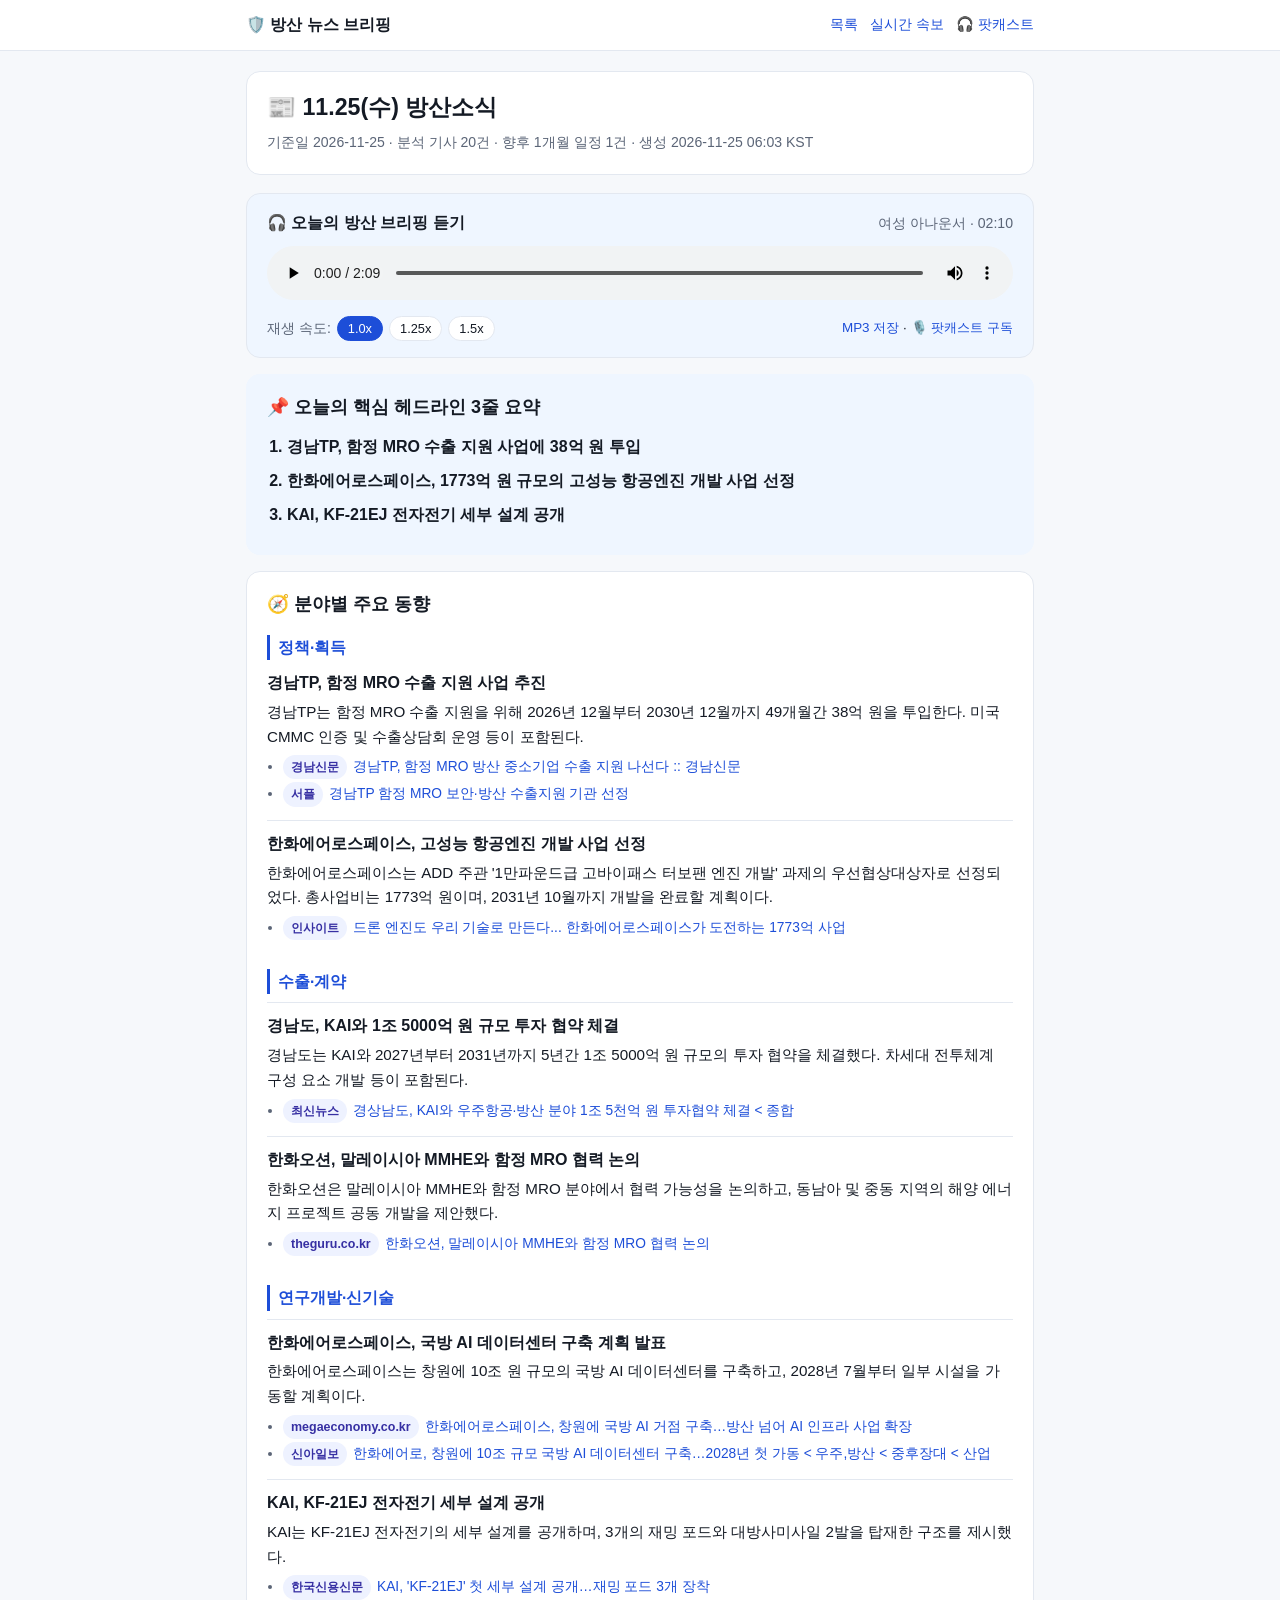
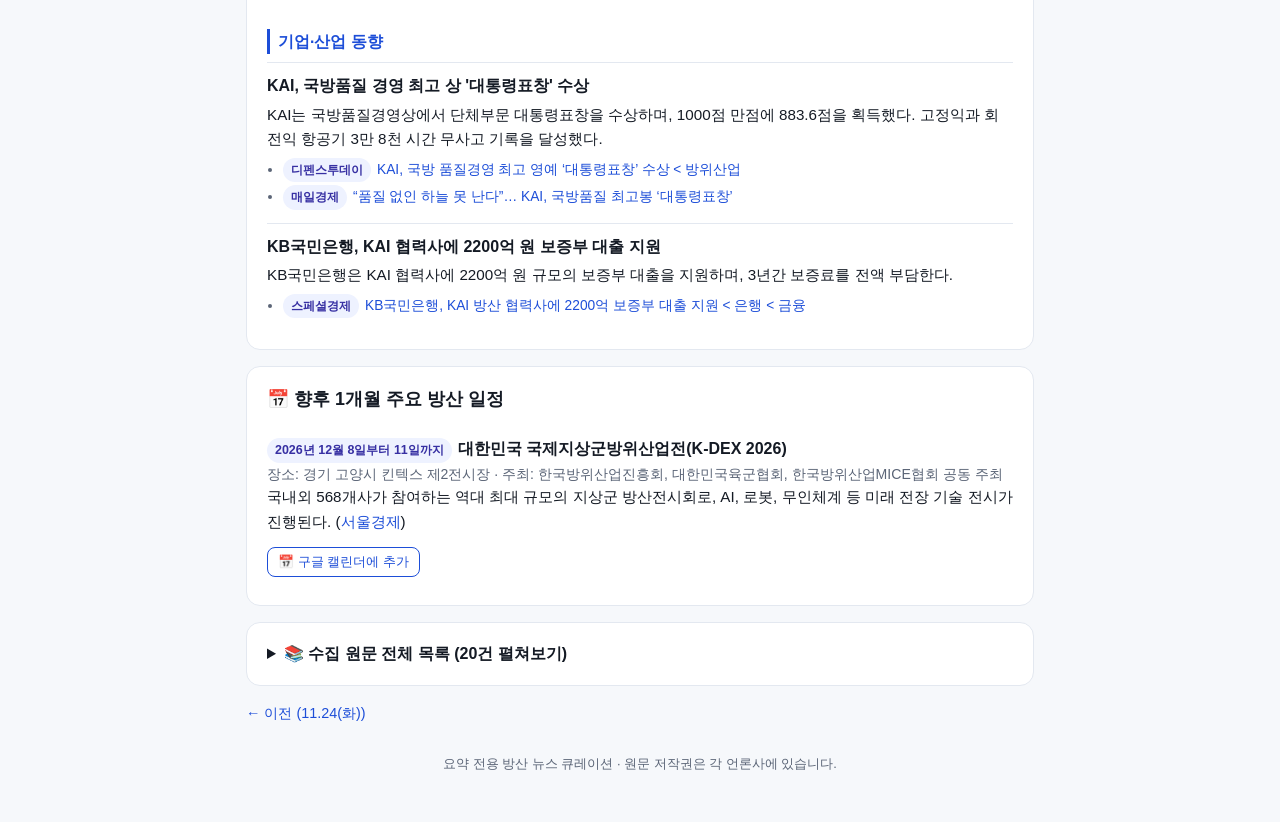
<file: posts/2026-11-25.html>
<!DOCTYPE html>
<html lang="ko">
<head>
  <meta charset="utf-8">
  <meta name="viewport" content="width=device-width, initial-scale=1">
  <meta name="robots" content="noindex, nofollow">
  <title>11.25(수) 방산소식</title>
  <meta name="description" content="경남TP, 함정 MRO 수출 지원 사업에 38억 원 투입 / 한화에어로스페이스, 1773억 원 규모의 고성능 항공엔진 개발 사업 선정 / KAI, KF-21EJ 전자전기 세부 설계 공개">
  <meta property="og:type" content="article">
  <meta property="og:title" content="11.25(수) 방산소식">
  <meta property="og:description" content="경남TP, 함정 MRO 수출 지원 사업에 38억 원 투입 / 한화에어로스페이스, 1773억 원 규모의 고성능 항공엔진 개발 사업 선정 / KAI, KF-21EJ 전자전기 세부 설계 공개">
  <meta property="og:url" content="https://ksi850108.github.io/defense-briefing/posts/2026-11-25.html">
  <link rel="stylesheet" href="../assets/style.css">
</head>
<body>

<header class="topbar">
  <div class="topbar-inner">
    <a class="brand" href="../index.html">🛡️ 방산 뉴스 브리핑</a>
    <nav class="nav">
      <a href="../index.html">목록</a>
      <a href="../breaking.html">실시간 속보</a>
      <a href="../podcast.xml">🎧 팟캐스트</a>
    </nav>
  </div>
</header>
<main class="container">
  <section class="hero">
    <h1>📰 11.25(수) 방산소식</h1>
    <div class="meta">기준일 2026-11-25 · 분석 기사 20건 · 향후 1개월 일정 1건 · 생성 2026-11-25 06:03 KST</div>
  </section>
  
  <section class="audio-card">
    <div style="display:flex;justify-content:space-between;align-items:center;gap:8px;flex-wrap:wrap;">
      <strong>🎧 오늘의 방산 브리핑 듣기</strong>
      <span class="meta">여성 아나운서 · 02:10</span>
    </div>
    <audio id="briefing-audio" controls preload="metadata" src="../audio/2026-11-25.mp3"></audio>
    <div class="audio-controls">
      <div class="speed-group">
        <span class="meta">재생 속도:</span>
        <button type="button" class="speed-btn active" data-rate="1">1.0x</button>
        <button type="button" class="speed-btn" data-rate="1.25">1.25x</button>
        <button type="button" class="speed-btn" data-rate="1.5">1.5x</button>
      </div>
      <div>
        <a href="../audio/2026-11-25.mp3" download>MP3 저장</a> ·
        <a href="../podcast.xml">🎙️ 팟캐스트 구독</a>
      </div>
    </div>
  </section>
  <script>
  (function () {
    var audio = document.getElementById("briefing-audio");
    if (!audio) return;
    var btns = document.querySelectorAll(".speed-btn");
    btns.forEach(function (btn) {
      btn.addEventListener("click", function () {
        var r = parseFloat(btn.getAttribute("data-rate") || "1");
        audio.playbackRate = r;
        btns.forEach(function (b) { b.classList.remove("active"); });
        btn.classList.add("active");
      });
    });
    if ("mediaSession" in navigator) {
      audio.addEventListener("play", function () {
        navigator.mediaSession.metadata = new MediaMetadata({
          title: "11.25(수) 방산소식",
          artist: "방산 뉴스 일간 브리핑",
          album: "Defense News Audio"
        });
        navigator.mediaSession.setActionHandler("play", function () { audio.play(); });
        navigator.mediaSession.setActionHandler("pause", function () { audio.pause(); });
        navigator.mediaSession.setActionHandler("seekbackward", function () { audio.currentTime = Math.max(0, audio.currentTime - 15); });
        navigator.mediaSession.setActionHandler("seekforward", function () { audio.currentTime = Math.min(audio.duration || 9999, audio.currentTime + 15); });
      });
    }
  })();
  </script>

  <section class="card headline-box">
    <h2>📌 오늘의 핵심 헤드라인 3줄 요약</h2>
    <ol class="headline-list">
      <li>경남TP, 함정 MRO 수출 지원 사업에 38억 원 투입</li>
<li>한화에어로스페이스, 1773억 원 규모의 고성능 항공엔진 개발 사업 선정</li>
<li>KAI, KF-21EJ 전자전기 세부 설계 공개</li>
    </ol>
  </section>

  <section class="card">
    <h2>🧭 분야별 주요 동향</h2>
    <h3>정책·획득</h3>
      <div class="issue">
        <div class="issue-title">경남TP, 함정 MRO 수출 지원 사업 추진</div>
        <p class="issue-summary">경남TP는 함정 MRO 수출 지원을 위해 2026년 12월부터 2030년 12월까지 49개월간 38억 원을 투입한다. 미국 CMMC 인증 및 수출상담회 운영 등이 포함된다.</p>
        <ul class="sources"><li><span class="badge">경남신문</span><a href="http://www.knnews.co.kr/news/articleView.php?idxno=1555826" target="_blank" rel="noopener noreferrer">경남TP, 함정 MRO 방산 중소기업 수출 지원 나선다 :: 경남신문</a></li>
<li><span class="badge">서플</span><a href="https://supple.kr/news/cmwufchqlu63lkwp8j1x7ulqz" target="_blank" rel="noopener noreferrer">경남TP 함정 MRO 보안·방산 수출지원 기관 선정</a></li></ul>
      </div>
      <div class="issue">
        <div class="issue-title">한화에어로스페이스, 고성능 항공엔진 개발 사업 선정</div>
        <p class="issue-summary">한화에어로스페이스는 ADD 주관 &#x27;1만파운드급 고바이패스 터보팬 엔진 개발&#x27; 과제의 우선협상대상자로 선정되었다. 총사업비는 1773억 원이며, 2031년 10월까지 개발을 완료할 계획이다.</p>
        <ul class="sources"><li><span class="badge">인사이트</span><a href="https://insight.co.kr/news/583362" target="_blank" rel="noopener noreferrer">드론 엔진도 우리 기술로 만든다... 한화에어로스페이스가 도전하는 1773억 사업</a></li></ul>
      </div><h3>수출·계약</h3>
      <div class="issue">
        <div class="issue-title">경남도, KAI와 1조 5000억 원 규모 투자 협약 체결</div>
        <p class="issue-summary">경남도는 KAI와 2027년부터 2031년까지 5년간 1조 5000억 원 규모의 투자 협약을 체결했다. 차세대 전투체계 구성 요소 개발 등이 포함된다.</p>
        <ul class="sources"><li><span class="badge">최신뉴스</span><a href="https://newfilenews.com/news/articleView.html?idxno=56410" target="_blank" rel="noopener noreferrer">경상남도, KAI와 우주항공·방산 분야 1조 5천억 원 투자협약 체결 &lt; 종합</a></li></ul>
      </div>
      <div class="issue">
        <div class="issue-title">한화오션, 말레이시아 MMHE와 함정 MRO 협력 논의</div>
        <p class="issue-summary">한화오션은 말레이시아 MMHE와 함정 MRO 분야에서 협력 가능성을 논의하고, 동남아 및 중동 지역의 해양 에너지 프로젝트 공동 개발을 제안했다.</p>
        <ul class="sources"><li><span class="badge">theguru.co.kr</span><a href="https://theguru.co.kr/news/article.html?no=110114" target="_blank" rel="noopener noreferrer">한화오션, 말레이시아 MMHE와 함정 MRO 협력 논의</a></li></ul>
      </div><h3>연구개발·신기술</h3>
      <div class="issue">
        <div class="issue-title">한화에어로스페이스, 국방 AI 데이터센터 구축 계획 발표</div>
        <p class="issue-summary">한화에어로스페이스는 창원에 10조 원 규모의 국방 AI 데이터센터를 구축하고, 2028년 7월부터 일부 시설을 가동할 계획이다.</p>
        <ul class="sources"><li><span class="badge">megaeconomy.co.kr</span><a href="https://megaeconomy.co.kr/news/newsview.php?ncode=1065596142924396" target="_blank" rel="noopener noreferrer">한화에어로스페이스, 창원에 국방 AI 거점 구축…방산 넘어 AI 인프라 사업 확장</a></li>
<li><span class="badge">신아일보</span><a href="https://shinailbo.co.kr/news/articleView.html?idxno=5087383" target="_blank" rel="noopener noreferrer">한화에어로, 창원에 10조 규모 국방 AI 데이터센터 구축…2028년 첫 가동 &lt; 우주,방산 &lt; 중후장대 &lt; 산업</a></li></ul>
      </div>
      <div class="issue">
        <div class="issue-title">KAI, KF-21EJ 전자전기 세부 설계 공개</div>
        <p class="issue-summary">KAI는 KF-21EJ 전자전기의 세부 설계를 공개하며, 3개의 재밍 포드와 대방사미사일 2발을 탑재한 구조를 제시했다.</p>
        <ul class="sources"><li><span class="badge">한국신용신문</span><a href="https://creditnews.kr/news/articleView.html?idxno=32865" target="_blank" rel="noopener noreferrer">KAI, &#x27;KF-21EJ&#x27; 첫 세부 설계 공개…재밍 포드 3개 장착</a></li></ul>
      </div><h3>기업·산업 동향</h3>
      <div class="issue">
        <div class="issue-title">KAI, 국방품질 경영 최고 상 &#x27;대통령표창&#x27; 수상</div>
        <p class="issue-summary">KAI는 국방품질경영상에서 단체부문 대통령표창을 수상하며, 1000점 만점에 883.6점을 획득했다. 고정익과 회전익 항공기 3만 8천 시간 무사고 기록을 달성했다.</p>
        <ul class="sources"><li><span class="badge">디펜스투데이</span><a href="https://defensetoday.kr/news/articleView.html?idxno=11167" target="_blank" rel="noopener noreferrer">KAI, 국방 품질경영 최고 영예 ‘대통령표창’ 수상 &lt; 방위산업</a></li>
<li><span class="badge">매일경제</span><a href="https://www.mk.co.kr/news/business/12217010" target="_blank" rel="noopener noreferrer">“품질 없인 하늘 못 난다”… KAI, 국방품질 최고봉 ‘대통령표창’</a></li></ul>
      </div>
      <div class="issue">
        <div class="issue-title">KB국민은행, KAI 협력사에 2200억 원 보증부 대출 지원</div>
        <p class="issue-summary">KB국민은행은 KAI 협력사에 2200억 원 규모의 보증부 대출을 지원하며, 3년간 보증료를 전액 부담한다.</p>
        <ul class="sources"><li><span class="badge">스페셜경제</span><a href="https://www.speconomy.com/news/articleView.html?idxno=420352" target="_blank" rel="noopener noreferrer">KB국민은행, KAI 방산 협력사에 2200억 보증부 대출 지원 &lt; 은행 &lt; 금융</a></li></ul>
      </div>
  </section>

  <section class="card">
    <h2>📅 향후 1개월 주요 방산 일정</h2>
    
      <div class="event-item">
        <div><span class="badge">2026년 12월 8일부터 11일까지</span><strong>대한민국 국제지상군방위산업전(K-DEX 2026)</strong></div>
        <div class="meta">장소: 경기 고양시 킨텍스 제2전시장 · 주최: 한국방위산업진흥회, 대한민국육군협회, 한국방위산업MICE협회 공동 주최</div>
        <p class="issue-summary">국내외 568개사가 참여하는 역대 최대 규모의 지상군 방산전시회로, AI, 로봇, 무인체계 등 미래 전장 기술 전시가 진행된다. (<a href="https://www.sedaily.com/article/20117410" target="_blank" rel="noopener noreferrer">서울경제</a>)</p>
        <div><a class="cal-btn" href="https://calendar.google.com/calendar/render?action=TEMPLATE&amp;text=%EB%8C%80%ED%95%9C%EB%AF%BC%EA%B5%AD%20%EA%B5%AD%EC%A0%9C%EC%A7%80%EC%83%81%EA%B5%B0%EB%B0%A9%EC%9C%84%EC%82%B0%EC%97%85%EC%A0%84%28K-DEX%202026%29&amp;dates=20261208/20261209&amp;location=%EA%B2%BD%EA%B8%B0%20%EA%B3%A0%EC%96%91%EC%8B%9C%20%ED%82%A8%ED%85%8D%EC%8A%A4%20%EC%A0%9C2%EC%A0%84%EC%8B%9C%EC%9E%A5&amp;details=%EA%B5%AD%EB%82%B4%EC%99%B8%20568%EA%B0%9C%EC%82%AC%EA%B0%80%20%EC%B0%B8%EC%97%AC%ED%95%98%EB%8A%94%20%EC%97%AD%EB%8C%80%20%EC%B5%9C%EB%8C%80%20%EA%B7%9C%EB%AA%A8%EC%9D%98%20%EC%A7%80%EC%83%81%EA%B5%B0%20%EB%B0%A9%EC%82%B0%EC%A0%84%EC%8B%9C%ED%9A%8C%EB%A1%9C%2C%20AI%2C%20%EB%A1%9C%EB%B4%87%2C%20%EB%AC%B4%EC%9D%B8%EC%B2%B4%EA%B3%84%20%EB%93%B1%20%EB%AF%B8%EB%9E%98%20%EC%A0%84%EC%9E%A5%20%EA%B8%B0%EC%88%A0%20%EC%A0%84%EC%8B%9C%EA%B0%80%20%EC%A7%84%ED%96%89%EB%90%9C%EB%8B%A4." target="_blank" rel="noopener noreferrer">📅 구글 캘린더에 추가</a></div>
      </div>
  </section>

  <section class="card">
    <details>
      <summary>📚 수집 원문 전체 목록 (20건 펼쳐보기)</summary>
      <ol class="raw-list">
        <li><span class="badge">경남신문</span><a href="http://www.knnews.co.kr/news/articleView.php?idxno=1555826" target="_blank" rel="noopener noreferrer">경남TP, 함정 MRO 방산 중소기업 수출 지원 나선다 :: 경남신문</a> <span class="meta">(5시간 전)</span></li>
<li><span class="badge">인사이트</span><a href="https://insight.co.kr/news/583362" target="_blank" rel="noopener noreferrer">드론 엔진도 우리 기술로 만든다... 한화에어로스페이스가 도전하는 1773억 사업</a> <span class="meta">(17시간 전)</span></li>
<li><span class="badge">서플</span><a href="https://supple.kr/news/cmwufchqlu63lkwp8j1x7ulqz" target="_blank" rel="noopener noreferrer">경남TP 함정 MRO 보안·방산 수출지원 기관 선정</a> <span class="meta">(13시간 전)</span></li>
<li><span class="badge">megaeconomy.co.kr</span><a href="https://megaeconomy.co.kr/news/newsview.php?ncode=1065596142924396" target="_blank" rel="noopener noreferrer">한화에어로스페이스, 창원에 국방 AI 거점 구축…방산 넘어 AI 인프라 사업 확장</a> <span class="meta">(14시간 전)</span></li>
<li><span class="badge">글로벌이코노믹</span><a href="https://www.g-enews.com/article/Securities/2026/11/20261124150851318844093b5d4e_1" target="_blank" rel="noopener noreferrer">[특징주] 한화에어로스페이스, 경남 우주항공·방산 육성.. &#x27;급등&#x27;</a> <span class="meta">(15시간 전)</span></li>
<li><span class="badge">넥스트데일리</span><a href="https://www.nextdaily.co.kr/news/articleView.html?idxno=255259" target="_blank" rel="noopener noreferrer">우리은행, K-방산 협력기업에 3020억원 상생금융 지원…한화에어로스페이스와 151억원 출연</a> <span class="meta">(18시간 전)</span></li>
<li><span class="badge">theguru.co.kr</span><a href="https://theguru.co.kr/news/article.html?no=110114" target="_blank" rel="noopener noreferrer">한화오션, 말레이시아 MMHE와 함정 MRO 협력 논의</a> <span class="meta">(19시간 전)</span></li>
<li><span class="badge">한국신용신문</span><a href="https://creditnews.kr/news/articleView.html?idxno=32865" target="_blank" rel="noopener noreferrer">KAI, &#x27;KF-21EJ&#x27; 첫 세부 설계 공개…재밍 포드 3개 장착</a> <span class="meta">(7시간 전)</span></li>
<li><span class="badge">최신뉴스</span><a href="https://newfilenews.com/news/articleView.html?idxno=56410" target="_blank" rel="noopener noreferrer">경상남도, KAI와 우주항공·방산 분야 1조 5천억 원 투자협약 체결 &lt; 종합</a> <span class="meta">(4시간 전)</span></li>
<li><span class="badge">조선일보</span><a href="https://chosun.com/special/press-release/2026/11/25/SIC3BH6MRNG7XHXR5VBF746HH4" target="_blank" rel="noopener noreferrer">KF-21로 K방산 선도… 가성비 아닌 기술로 제2의 성장 모색</a> <span class="meta">(16시간 전)</span></li>
<li><span class="badge">데일리방산</span><a href="https://www.dailydefense.co.kr/news/articleView.html?idxno=3099" target="_blank" rel="noopener noreferrer">KAI, 英 훈련기 시장 정조준…T-50으로 호크 대체 노린다 &lt; 국내방산</a> <span class="meta">(12시간 전)</span></li>
<li><span class="badge">스페셜경제</span><a href="https://www.speconomy.com/news/articleView.html?idxno=420352" target="_blank" rel="noopener noreferrer">KB국민은행, KAI 방산 협력사에 2200억 보증부 대출 지원 &lt; 은행 &lt; 금융</a> <span class="meta">(17시간 전)</span></li>
<li><span class="badge">디펜스투데이</span><a href="https://defensetoday.kr/news/articleView.html?idxno=11167" target="_blank" rel="noopener noreferrer">KAI, 국방 품질경영 최고 영예 ‘대통령표창’ 수상 &lt; 방위산업</a> <span class="meta">(7시간 전)</span></li>
<li><span class="badge">신아일보</span><a href="https://shinailbo.co.kr/news/articleView.html?idxno=5087383" target="_blank" rel="noopener noreferrer">한화에어로, 창원에 10조 규모 국방 AI 데이터센터 구축…2028년 첫 가동 &lt; 우주,방산 &lt; 중후장대 &lt; 산업</a> <span class="meta">(13시간 전)</span></li>
<li><span class="badge">globenewswire.com</span><a href="https://globenewswire.com/news-release/2026/11/23/3408478/28124/en/global-military-platforms-market-report-2026-2035-size-share-trends-forecast-and-competitive-analysis-490-billion-opportunity-fueled-by-ai-modernization-and-naval-growth.html" target="_blank" rel="noopener noreferrer">Global Military Platforms Market Report 2026-2035: Size, Share, Trends, Forecast, and Competitive Analysis | $490 Billion Opportunity Fueled by AI, Modernization, and Naval Growth</a> <span class="meta">(1 day ago)</span></li>
<li><span class="badge">비즈니스포스트</span><a href="https://www.businesspost.co.kr/BP?command=article_view&amp;num=452801" target="_blank" rel="noopener noreferrer">&#x27;4조&#x27; 태국 호위함 사업 다시 원점 &#x27;재입찰&#x27;, 한화오션-HD현대중공업 재격돌 예고</a> <span class="meta">(13시간 전)</span></li>
<li><span class="badge">디펜스투데이</span><a href="https://defensetoday.kr/news/articleView.html?idxno=11169" target="_blank" rel="noopener noreferrer">[밀리터리룩] 컨테이너, 화물선에 실린 상자가 미사일 발사대가 되다 &lt; 오피니언</a> <span class="meta">(12시간 전)</span></li>
<li><span class="badge">Defensehere</span><a href="https://defensehere.com/en/defensehere-becomes-official-media-partner-of-exponaval-2026" target="_blank" rel="noopener noreferrer">Defensehere becomes official media partner of EXPONAVAL 2026</a> <span class="meta">(1 day ago)</span></li>
<li><span class="badge">The Times of India</span><a href="https://timesofindia.indiatimes.com/defence/news/from-weapons-deals-to-military-drills-how-india-and-us-deepened-defence-ties-in-2026/articleshow/136096803.cms" target="_blank" rel="noopener noreferrer">India - US Defence Ties : From weapons deals to military drills, how India and US deepened defence ties in 2026 |</a> <span class="meta">(1 day ago)</span></li>
<li><span class="badge">매일경제</span><a href="https://www.mk.co.kr/news/business/12217010" target="_blank" rel="noopener noreferrer">“품질 없인 하늘 못 난다”… KAI, 국방품질 최고봉 ‘대통령표창’</a> <span class="meta">(17시간 전)</span></li>
      </ol>
    </details>
  </section>

  <div class="pager">
    <a href="2026-11-24.html">← 이전 (11.24(화))</a>
    <span></span>
  </div>

  <footer>요약 전용 방산 뉴스 큐레이션 · 원문 저작권은 각 언론사에 있습니다.</footer>
</main>
</body>
</html>
</file>
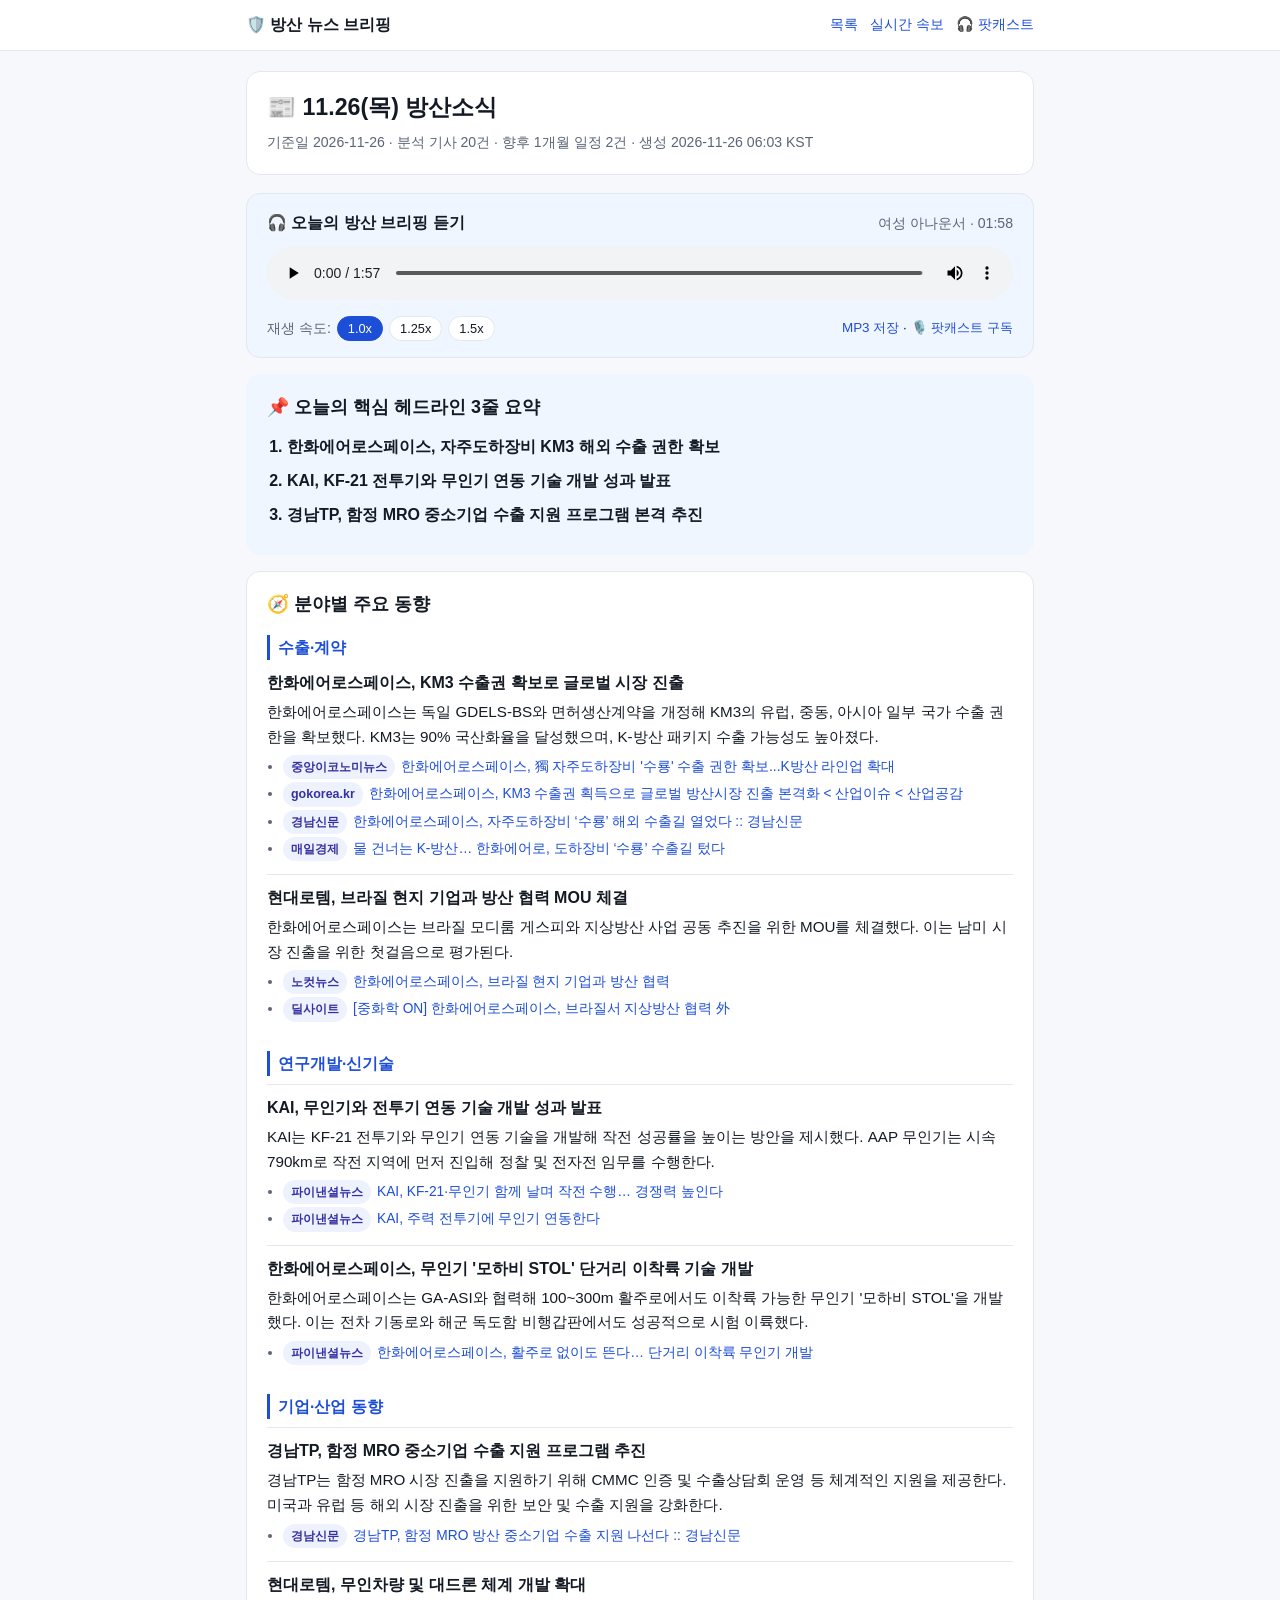
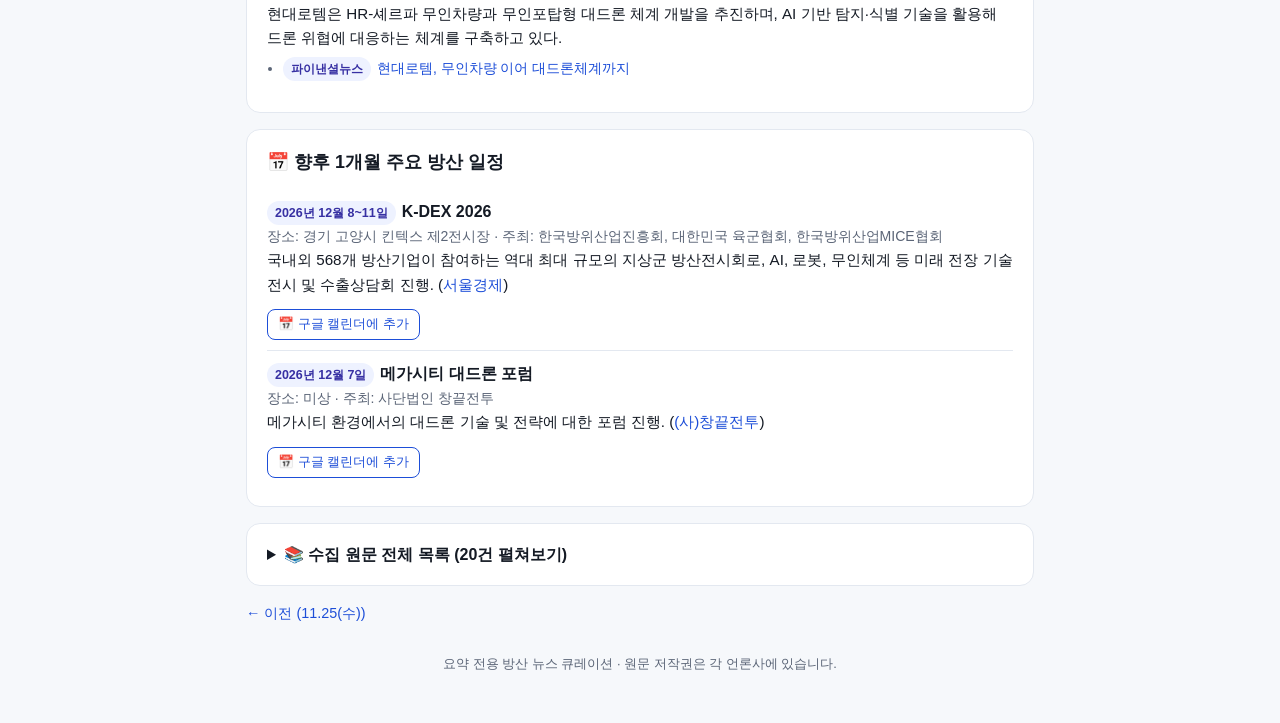
<file: posts/2026-11-26.html>
<!DOCTYPE html>
<html lang="ko">
<head>
  <meta charset="utf-8">
  <meta name="viewport" content="width=device-width, initial-scale=1">
  <meta name="robots" content="noindex, nofollow">
  <title>11.26(목) 방산소식</title>
  <meta name="description" content="한화에어로스페이스, 자주도하장비 KM3 해외 수출 권한 확보 / KAI, KF-21 전투기와 무인기 연동 기술 개발 성과 발표 / 경남TP, 함정 MRO 중소기업 수출 지원 프로그램 본격 추진">
  <meta property="og:type" content="article">
  <meta property="og:title" content="11.26(목) 방산소식">
  <meta property="og:description" content="한화에어로스페이스, 자주도하장비 KM3 해외 수출 권한 확보 / KAI, KF-21 전투기와 무인기 연동 기술 개발 성과 발표 / 경남TP, 함정 MRO 중소기업 수출 지원 프로그램 본격 추진">
  <meta property="og:url" content="https://ksi850108.github.io/defense-briefing/posts/2026-11-26.html">
  <link rel="stylesheet" href="../assets/style.css">
</head>
<body>

<header class="topbar">
  <div class="topbar-inner">
    <a class="brand" href="../index.html">🛡️ 방산 뉴스 브리핑</a>
    <nav class="nav">
      <a href="../index.html">목록</a>
      <a href="../breaking.html">실시간 속보</a>
      <a href="../podcast.xml">🎧 팟캐스트</a>
    </nav>
  </div>
</header>
<main class="container">
  <section class="hero">
    <h1>📰 11.26(목) 방산소식</h1>
    <div class="meta">기준일 2026-11-26 · 분석 기사 20건 · 향후 1개월 일정 2건 · 생성 2026-11-26 06:03 KST</div>
  </section>
  
  <section class="audio-card">
    <div style="display:flex;justify-content:space-between;align-items:center;gap:8px;flex-wrap:wrap;">
      <strong>🎧 오늘의 방산 브리핑 듣기</strong>
      <span class="meta">여성 아나운서 · 01:58</span>
    </div>
    <audio id="briefing-audio" controls preload="metadata" src="../audio/2026-11-26.mp3"></audio>
    <div class="audio-controls">
      <div class="speed-group">
        <span class="meta">재생 속도:</span>
        <button type="button" class="speed-btn active" data-rate="1">1.0x</button>
        <button type="button" class="speed-btn" data-rate="1.25">1.25x</button>
        <button type="button" class="speed-btn" data-rate="1.5">1.5x</button>
      </div>
      <div>
        <a href="../audio/2026-11-26.mp3" download>MP3 저장</a> ·
        <a href="../podcast.xml">🎙️ 팟캐스트 구독</a>
      </div>
    </div>
  </section>
  <script>
  (function () {
    var audio = document.getElementById("briefing-audio");
    if (!audio) return;
    var btns = document.querySelectorAll(".speed-btn");
    btns.forEach(function (btn) {
      btn.addEventListener("click", function () {
        var r = parseFloat(btn.getAttribute("data-rate") || "1");
        audio.playbackRate = r;
        btns.forEach(function (b) { b.classList.remove("active"); });
        btn.classList.add("active");
      });
    });
    if ("mediaSession" in navigator) {
      audio.addEventListener("play", function () {
        navigator.mediaSession.metadata = new MediaMetadata({
          title: "11.26(목) 방산소식",
          artist: "방산 뉴스 일간 브리핑",
          album: "Defense News Audio"
        });
        navigator.mediaSession.setActionHandler("play", function () { audio.play(); });
        navigator.mediaSession.setActionHandler("pause", function () { audio.pause(); });
        navigator.mediaSession.setActionHandler("seekbackward", function () { audio.currentTime = Math.max(0, audio.currentTime - 15); });
        navigator.mediaSession.setActionHandler("seekforward", function () { audio.currentTime = Math.min(audio.duration || 9999, audio.currentTime + 15); });
      });
    }
  })();
  </script>

  <section class="card headline-box">
    <h2>📌 오늘의 핵심 헤드라인 3줄 요약</h2>
    <ol class="headline-list">
      <li>한화에어로스페이스, 자주도하장비 KM3 해외 수출 권한 확보</li>
<li>KAI, KF-21 전투기와 무인기 연동 기술 개발 성과 발표</li>
<li>경남TP, 함정 MRO 중소기업 수출 지원 프로그램 본격 추진</li>
    </ol>
  </section>

  <section class="card">
    <h2>🧭 분야별 주요 동향</h2>
    <h3>수출·계약</h3>
      <div class="issue">
        <div class="issue-title">한화에어로스페이스, KM3 수출권 확보로 글로벌 시장 진출</div>
        <p class="issue-summary">한화에어로스페이스는 독일 GDELS-BS와 면허생산계약을 개정해 KM3의 유럽, 중동, 아시아 일부 국가 수출 권한을 확보했다. KM3는 90% 국산화율을 달성했으며, K-방산 패키지 수출 가능성도 높아졌다.</p>
        <ul class="sources"><li><span class="badge">중앙이코노미뉴스</span><a href="https://www.joongangenews.com/news/articleView.html?idxno=566367" target="_blank" rel="noopener noreferrer">한화에어로스페이스, 獨 자주도하장비 &#x27;수룡&#x27; 수출 권한 확보...K방산 라인업 확대</a></li>
<li><span class="badge">gokorea.kr</span><a href="https://gokorea.kr/news/articleView.html?idxno=887259" target="_blank" rel="noopener noreferrer">한화에어로스페이스, KM3 수출권 획득으로 글로벌 방산시장 진출 본격화 &lt; 산업이슈 &lt; 산업공감</a></li>
<li><span class="badge">경남신문</span><a href="https://m.knnews.co.kr/mView.php?idxno=1555898" target="_blank" rel="noopener noreferrer">한화에어로스페이스, 자주도하장비 ‘수룡’ 해외 수출길 열었다 :: 경남신문</a></li>
<li><span class="badge">매일경제</span><a href="https://www.mk.co.kr/news/business/12218140" target="_blank" rel="noopener noreferrer">물 건너는 K-방산… 한화에어로, 도하장비 ‘수룡’ 수출길 텄다</a></li></ul>
      </div>
      <div class="issue">
        <div class="issue-title">현대로템, 브라질 현지 기업과 방산 협력 MOU 체결</div>
        <p class="issue-summary">한화에어로스페이스는 브라질 모디룸 게스피와 지상방산 사업 공동 추진을 위한 MOU를 체결했다. 이는 남미 시장 진출을 위한 첫걸음으로 평가된다.</p>
        <ul class="sources"><li><span class="badge">노컷뉴스</span><a href="https://www.nocutnews.co.kr/news/6612603" target="_blank" rel="noopener noreferrer">한화에어로스페이스, 브라질 현지 기업과 방산 협력</a></li>
<li><span class="badge">딜사이트</span><a href="https://dealsite.co.kr/articles/173481" target="_blank" rel="noopener noreferrer">[중화학 ON] 한화에어로스페이스, 브라질서 지상방산 협력 外</a></li></ul>
      </div><h3>연구개발·신기술</h3>
      <div class="issue">
        <div class="issue-title">KAI, 무인기와 전투기 연동 기술 개발 성과 발표</div>
        <p class="issue-summary">KAI는 KF-21 전투기와 무인기 연동 기술을 개발해 작전 성공률을 높이는 방안을 제시했다. AAP 무인기는 시속 790km로 작전 지역에 먼저 진입해 정찰 및 전자전 임무를 수행한다.</p>
        <ul class="sources"><li><span class="badge">파이낸셜뉴스</span><a href="https://www.fnnews.com/news/202611251812297699" target="_blank" rel="noopener noreferrer">KAI, KF-21·무인기 함께 날며 작전 수행… 경쟁력 높인다</a></li>
<li><span class="badge">파이낸셜뉴스</span><a href="https://www.fnnews.com/news/202611242356090846" target="_blank" rel="noopener noreferrer">KAI, 주력 전투기에 무인기 연동한다</a></li></ul>
      </div>
      <div class="issue">
        <div class="issue-title">한화에어로스페이스, 무인기 &#x27;모하비 STOL&#x27; 단거리 이착륙 기술 개발</div>
        <p class="issue-summary">한화에어로스페이스는 GA-ASI와 협력해 100~300m 활주로에서도 이착륙 가능한 무인기 &#x27;모하비 STOL&#x27;을 개발했다. 이는 전차 기동로와 해군 독도함 비행갑판에서도 성공적으로 시험 이륙했다.</p>
        <ul class="sources"><li><span class="badge">파이낸셜뉴스</span><a href="https://www.fnnews.com/news/202611251812214105" target="_blank" rel="noopener noreferrer">한화에어로스페이스, 활주로 없이도 뜬다… 단거리 이착륙 무인기 개발</a></li></ul>
      </div><h3>기업·산업 동향</h3>
      <div class="issue">
        <div class="issue-title">경남TP, 함정 MRO 중소기업 수출 지원 프로그램 추진</div>
        <p class="issue-summary">경남TP는 함정 MRO 시장 진출을 지원하기 위해 CMMC 인증 및 수출상담회 운영 등 체계적인 지원을 제공한다. 미국과 유럽 등 해외 시장 진출을 위한 보안 및 수출 지원을 강화한다.</p>
        <ul class="sources"><li><span class="badge">경남신문</span><a href="http://www.knnews.co.kr/news/articleView.php?idxno=1555826" target="_blank" rel="noopener noreferrer">경남TP, 함정 MRO 방산 중소기업 수출 지원 나선다 :: 경남신문</a></li></ul>
      </div>
      <div class="issue">
        <div class="issue-title">현대로템, 무인차량 및 대드론 체계 개발 확대</div>
        <p class="issue-summary">현대로템은 HR-셰르파 무인차량과 무인포탑형 대드론 체계 개발을 추진하며, AI 기반 탐지·식별 기술을 활용해 드론 위협에 대응하는 체계를 구축하고 있다.</p>
        <ul class="sources"><li><span class="badge">파이낸셜뉴스</span><a href="https://www.fnnews.com/news/202611241355032187" target="_blank" rel="noopener noreferrer">현대로템, 무인차량 이어 대드론체계까지</a></li></ul>
      </div>
  </section>

  <section class="card">
    <h2>📅 향후 1개월 주요 방산 일정</h2>
    
      <div class="event-item">
        <div><span class="badge">2026년 12월 8~11일</span><strong>K-DEX 2026</strong></div>
        <div class="meta">장소: 경기 고양시 킨텍스 제2전시장 · 주최: 한국방위산업진흥회, 대한민국 육군협회, 한국방위산업MICE협회</div>
        <p class="issue-summary">국내외 568개 방산기업이 참여하는 역대 최대 규모의 지상군 방산전시회로, AI, 로봇, 무인체계 등 미래 전장 기술 전시 및 수출상담회 진행. (<a href="https://m.sedaily.com/article/20117410" target="_blank" rel="noopener noreferrer">서울경제</a>)</p>
        <div><a class="cal-btn" href="https://calendar.google.com/calendar/render?action=TEMPLATE&amp;text=K-DEX%202026&amp;dates=20261208/20261209&amp;location=%EA%B2%BD%EA%B8%B0%20%EA%B3%A0%EC%96%91%EC%8B%9C%20%ED%82%A8%ED%85%8D%EC%8A%A4%20%EC%A0%9C2%EC%A0%84%EC%8B%9C%EC%9E%A5&amp;details=%EA%B5%AD%EB%82%B4%EC%99%B8%20568%EA%B0%9C%20%EB%B0%A9%EC%82%B0%EA%B8%B0%EC%97%85%EC%9D%B4%20%EC%B0%B8%EC%97%AC%ED%95%98%EB%8A%94%20%EC%97%AD%EB%8C%80%20%EC%B5%9C%EB%8C%80%20%EA%B7%9C%EB%AA%A8%EC%9D%98%20%EC%A7%80%EC%83%81%EA%B5%B0%20%EB%B0%A9%EC%82%B0%EC%A0%84%EC%8B%9C%ED%9A%8C%EB%A1%9C%2C%20AI%2C%20%EB%A1%9C%EB%B4%87%2C%20%EB%AC%B4%EC%9D%B8%EC%B2%B4%EA%B3%84%20%EB%93%B1%20%EB%AF%B8%EB%9E%98%20%EC%A0%84%EC%9E%A5%20%EA%B8%B0%EC%88%A0%20%EC%A0%84%EC%8B%9C%20%EB%B0%8F%20%EC%88%98%EC%B6%9C%EC%83%81%EB%8B%B4%ED%9A%8C%20%EC%A7%84%ED%96%89." target="_blank" rel="noopener noreferrer">📅 구글 캘린더에 추가</a></div>
      </div>
      <div class="event-item">
        <div><span class="badge">2026년 12월 7일</span><strong>메가시티 대드론 포럼</strong></div>
        <div class="meta">장소: 미상 · 주최: 사단법인 창끝전투</div>
        <p class="issue-summary">메가시티 환경에서의 대드론 기술 및 전략에 대한 포럼 진행. (<a href="https://srtw.or.kr/notice/%EB%A9%94%EA%B0%80%EC%8B%9C%ED%8B%B0-%EB%8C%80%EB%93%9C%EB%A1%A0-%ED%8F%AC%EB%9F%BC12%EC%9B%94-7%EC%9D%BC-%EC%82%AC%EC%A0%84-%EB%93%B1%EB%A1%9D-%EC%95%88%EB%82%B4/?sfl=wr_subject%7C%7Cwr_content&amp;stx=27&amp;sst=wr_datetime&amp;sod=asc&amp;sop=and&amp;page=1&amp;bo_table=notice&amp;sca=" target="_blank" rel="noopener noreferrer">(사)창끝전투</a>)</p>
        <div><a class="cal-btn" href="https://calendar.google.com/calendar/render?action=TEMPLATE&amp;text=%EB%A9%94%EA%B0%80%EC%8B%9C%ED%8B%B0%20%EB%8C%80%EB%93%9C%EB%A1%A0%20%ED%8F%AC%EB%9F%BC&amp;dates=20261207/20261208&amp;location=%EB%AF%B8%EC%83%81&amp;details=%EB%A9%94%EA%B0%80%EC%8B%9C%ED%8B%B0%20%ED%99%98%EA%B2%BD%EC%97%90%EC%84%9C%EC%9D%98%20%EB%8C%80%EB%93%9C%EB%A1%A0%20%EA%B8%B0%EC%88%A0%20%EB%B0%8F%20%EC%A0%84%EB%9E%B5%EC%97%90%20%EB%8C%80%ED%95%9C%20%ED%8F%AC%EB%9F%BC%20%EC%A7%84%ED%96%89." target="_blank" rel="noopener noreferrer">📅 구글 캘린더에 추가</a></div>
      </div>
  </section>

  <section class="card">
    <details>
      <summary>📚 수집 원문 전체 목록 (20건 펼쳐보기)</summary>
      <ol class="raw-list">
        <li><span class="badge">조선일보</span><a href="https://chosun.com/special/special_section/2026/11/26/DD4IALYJTRCJPCUA2ODD7FXNIQ" target="_blank" rel="noopener noreferrer">K2 전차부터 K9 자주포까지… 방산 핵심부품 국산화 이끌어</a> <span class="meta">(14시간 전)</span></li>
<li><span class="badge">파이낸셜뉴스</span><a href="https://www.fnnews.com/news/202611251812297699" target="_blank" rel="noopener noreferrer">KAI, KF-21·무인기 함께 날며 작전 수행… 경쟁력 높인다</a> <span class="meta">(12시간 전)</span></li>
<li><span class="badge">파이낸셜뉴스</span><a href="https://www.fnnews.com/news/202611251812214105" target="_blank" rel="noopener noreferrer">한화에어로스페이스, 활주로 없이도 뜬다… 단거리 이착륙 무인기 개발</a> <span class="meta">(12시간 전)</span></li>
<li><span class="badge">파이낸셜뉴스</span><a href="https://www.fnnews.com/news/202611242356090846" target="_blank" rel="noopener noreferrer">KAI, 주력 전투기에 무인기 연동한다</a> <span class="meta">(12시간 전)</span></li>
<li><span class="badge">노컷뉴스</span><a href="https://www.nocutnews.co.kr/news/6612603" target="_blank" rel="noopener noreferrer">한화에어로스페이스, 브라질 현지 기업과 방산 협력</a> <span class="meta">(4시간 전)</span></li>
<li><span class="badge">중앙이코노미뉴스</span><a href="https://www.joongangenews.com/news/articleView.html?idxno=566367" target="_blank" rel="noopener noreferrer">한화에어로스페이스, 獨 자주도하장비 &#x27;수룡&#x27; 수출 권한 확보...K방산 라인업 확대</a> <span class="meta">(18시간 전)</span></li>
<li><span class="badge">SPN 서울평양뉴스</span><a href="https://www.spnews.co.kr/news/articleView.html?idxno=112924" target="_blank" rel="noopener noreferrer">한화에어로스페이스, 백마부대 장병 격려 &lt; K-방산</a> <span class="meta">(7시간 전)</span></li>
<li><span class="badge">경남신문</span><a href="http://www.knnews.co.kr/news/articleView.php?idxno=1555826" target="_blank" rel="noopener noreferrer">경남TP, 함정 MRO 방산 중소기업 수출 지원 나선다 :: 경남신문</a> <span class="meta">(1일 전)</span></li>
<li><span class="badge">비즈니스포스트</span><a href="https://www.businesspost.co.kr/BP?command=article_view&amp;num=452901" target="_blank" rel="noopener noreferrer">군용 다족보행로봇 수주전 2파전 전망, 이용배 현대로템 K2 전차 이어 무인무기 신사업에 사활</a> <span class="meta">(14시간 전)</span></li>
<li><span class="badge">딜사이트</span><a href="https://dealsite.co.kr/articles/173481" target="_blank" rel="noopener noreferrer">[중화학 ON] 한화에어로스페이스, 브라질서 지상방산 협력 外</a> <span class="meta">(16시간 전)</span></li>
<li><span class="badge">gokorea.kr</span><a href="https://gokorea.kr/news/articleView.html?idxno=887259" target="_blank" rel="noopener noreferrer">한화에어로스페이스, KM3 수출권 획득으로 글로벌 방산시장 진출 본격화 &lt; 산업이슈 &lt; 산업공감</a> <span class="meta">(15시간 전)</span></li>
<li><span class="badge">파이낸셜뉴스</span><a href="https://www.fnnews.com/news/202611241355032187" target="_blank" rel="noopener noreferrer">현대로템, 무인차량 이어 대드론체계까지</a> <span class="meta">(12시간 전)</span></li>
<li><span class="badge">경남일보</span><a href="https://gnnews.co.kr/news/articleView.html?idxno=650338" target="_blank" rel="noopener noreferrer">한화에어로스페이스, 창원에 국방 AI 데이터센터 구축 &lt; 경제종합 &lt; 경제</a> <span class="meta">(11시간 전)</span></li>
<li><span class="badge">파이낸셜뉴스</span><a href="https://www.fnnews.com/news/202611251812318859" target="_blank" rel="noopener noreferrer">HD현대중공업, 50년 함정 건조 기술로 글로벌 무인함정시장 공략</a> <span class="meta">(12시간 전)</span></li>
<li><span class="badge">Spokesman.com</span><a href="https://spokesman.com/stories/2026/nov/25/gm-pentagon-in-preliminary-talks-about-making-dron" target="_blank" rel="noopener noreferrer">GM, Pentagon in preliminary talks about making drone parts</a> <span class="meta">(12 hours ago)</span></li>
<li><span class="badge">RadarOnline</span><a href="https://radaronline.com/p/pete-hegseths-pentagon-awards-57-million-no-bid-contract-to-conservative-linked-firm-after-military-school-book-controversy" target="_blank" rel="noopener noreferrer">Pete Hegseth&#x27;s Pentagon Awards $5.7Million No-Bid Contract to Conservative-Linked Firm After Military School Book Controversy</a> <span class="meta">(3 hours ago)</span></li>
<li><span class="badge">경남신문</span><a href="https://m.knnews.co.kr/mView.php?idxno=1555898" target="_blank" rel="noopener noreferrer">한화에어로스페이스, 자주도하장비 ‘수룡’ 해외 수출길 열었다 :: 경남신문</a> <span class="meta">(8시간 전)</span></li>
<li><span class="badge">Breaking Defense</span><a href="https://breakingdefense.com/2026/11/nato-sees-no-russian-naval-buildup-in-the-med-after-strike-near-libya-but-analysts-warn-of-wider-risks/" target="_blank" rel="noopener noreferrer">NATO sees no Russian naval buildup in the Med after strike near Libya, but analysts warn of wider risks</a> <span class="meta">(3시간 전)</span></li>
<li><span class="badge">매일경제</span><a href="https://www.mk.co.kr/news/business/12218140" target="_blank" rel="noopener noreferrer">물 건너는 K-방산… 한화에어로, 도하장비 ‘수룡’ 수출길 텄다</a> <span class="meta">(15시간 전)</span></li>
<li><span class="badge">뉴스프리존</span><a href="https://newsfreezone.co.kr/news/articleView.html?idxno=721284" target="_blank" rel="noopener noreferrer">K방산 상생금융 8200억 협약에 LIG·신한은 왜 빠졌을까 &lt; 금융</a> <span class="meta">(16시간 전)</span></li>
      </ol>
    </details>
  </section>

  <div class="pager">
    <a href="2026-11-25.html">← 이전 (11.25(수))</a>
    <span></span>
  </div>

  <footer>요약 전용 방산 뉴스 큐레이션 · 원문 저작권은 각 언론사에 있습니다.</footer>
</main>
</body>
</html>
</file>
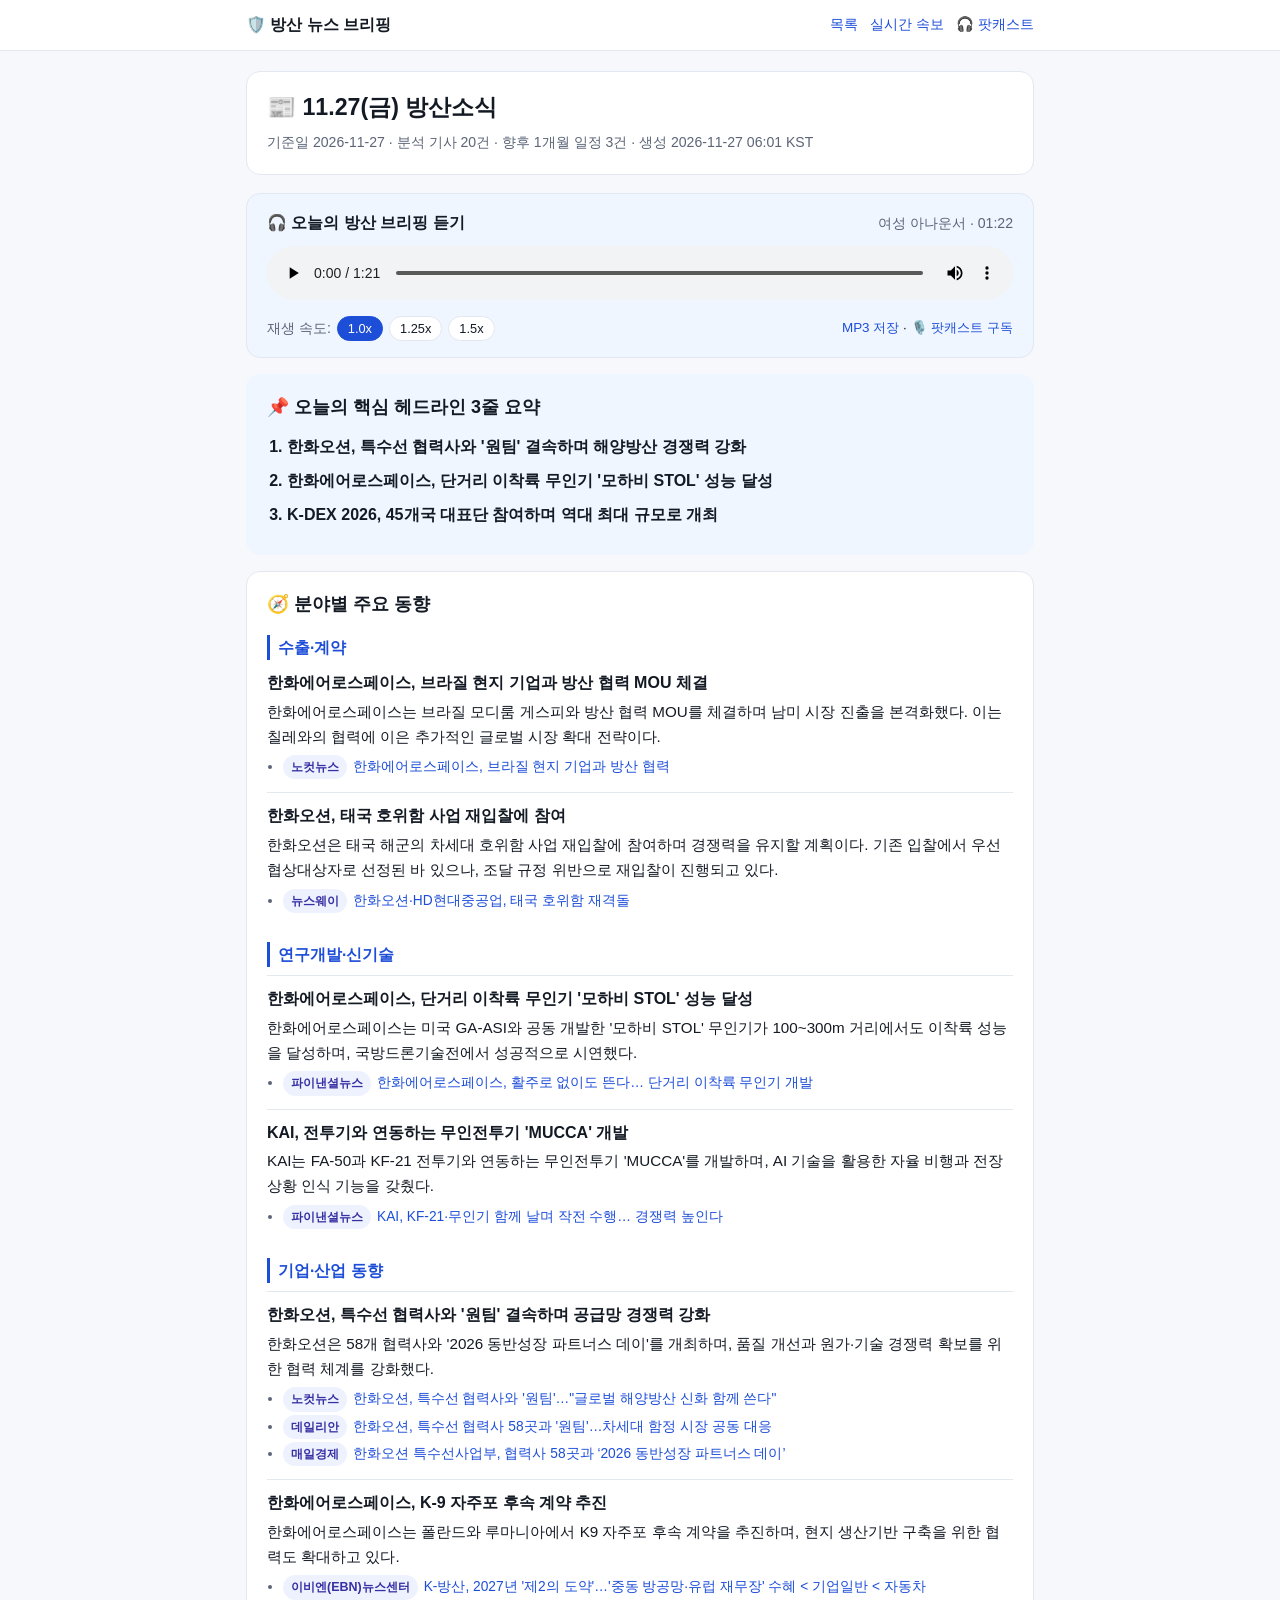
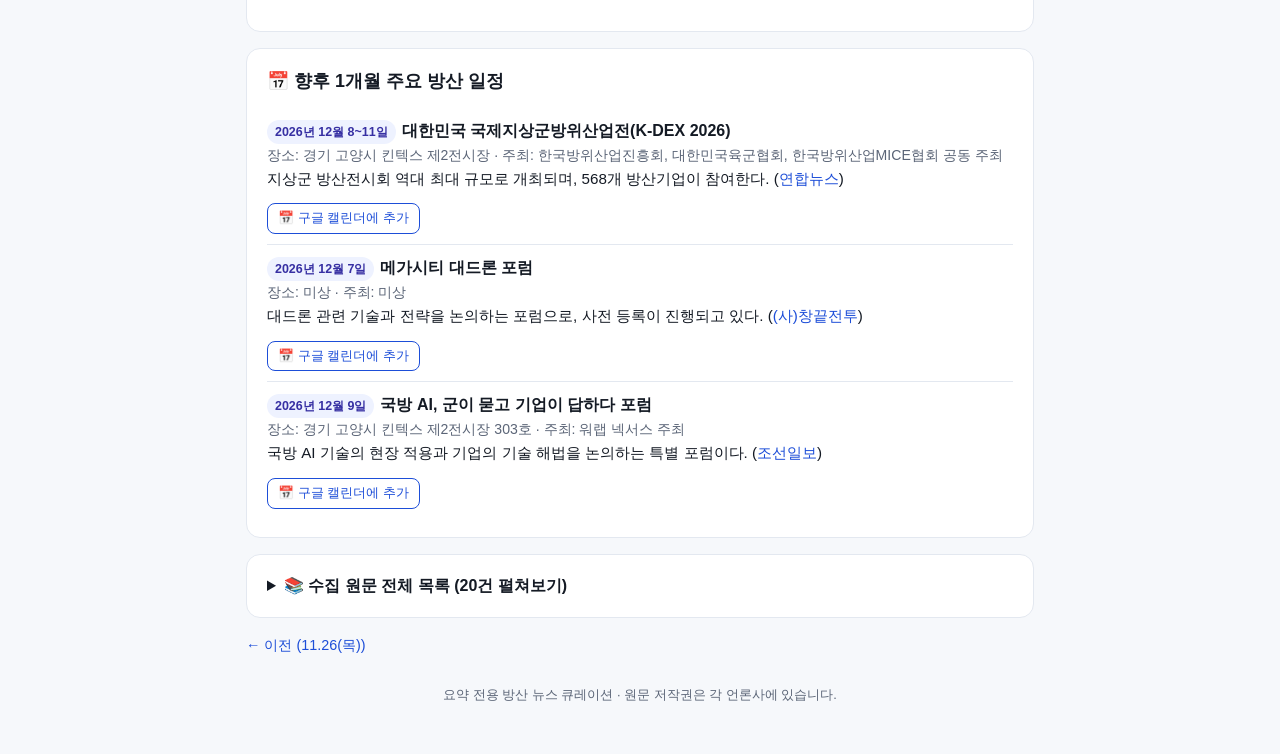
<file: posts/2026-11-27.html>
<!DOCTYPE html>
<html lang="ko">
<head>
  <meta charset="utf-8">
  <meta name="viewport" content="width=device-width, initial-scale=1">
  <meta name="robots" content="noindex, nofollow">
  <title>11.27(금) 방산소식</title>
  <meta name="description" content="한화오션, 특수선 협력사와 &#x27;원팀&#x27; 결속하며 해양방산 경쟁력 강화 / 한화에어로스페이스, 단거리 이착륙 무인기 &#x27;모하비 STOL&#x27; 성능 달성 / K-DEX 2026, 45개국 대표단 참여하며 역대 최대 규모로 개최">
  <meta property="og:type" content="article">
  <meta property="og:title" content="11.27(금) 방산소식">
  <meta property="og:description" content="한화오션, 특수선 협력사와 &#x27;원팀&#x27; 결속하며 해양방산 경쟁력 강화 / 한화에어로스페이스, 단거리 이착륙 무인기 &#x27;모하비 STOL&#x27; 성능 달성 / K-DEX 2026, 45개국 대표단 참여하며 역대 최대 규모로 개최">
  <meta property="og:url" content="https://ksi850108.github.io/defense-briefing/posts/2026-11-27.html">
  <link rel="stylesheet" href="../assets/style.css">
</head>
<body>

<header class="topbar">
  <div class="topbar-inner">
    <a class="brand" href="../index.html">🛡️ 방산 뉴스 브리핑</a>
    <nav class="nav">
      <a href="../index.html">목록</a>
      <a href="../breaking.html">실시간 속보</a>
      <a href="../podcast.xml">🎧 팟캐스트</a>
    </nav>
  </div>
</header>
<main class="container">
  <section class="hero">
    <h1>📰 11.27(금) 방산소식</h1>
    <div class="meta">기준일 2026-11-27 · 분석 기사 20건 · 향후 1개월 일정 3건 · 생성 2026-11-27 06:01 KST</div>
  </section>
  
  <section class="audio-card">
    <div style="display:flex;justify-content:space-between;align-items:center;gap:8px;flex-wrap:wrap;">
      <strong>🎧 오늘의 방산 브리핑 듣기</strong>
      <span class="meta">여성 아나운서 · 01:22</span>
    </div>
    <audio id="briefing-audio" controls preload="metadata" src="../audio/2026-11-27.mp3"></audio>
    <div class="audio-controls">
      <div class="speed-group">
        <span class="meta">재생 속도:</span>
        <button type="button" class="speed-btn active" data-rate="1">1.0x</button>
        <button type="button" class="speed-btn" data-rate="1.25">1.25x</button>
        <button type="button" class="speed-btn" data-rate="1.5">1.5x</button>
      </div>
      <div>
        <a href="../audio/2026-11-27.mp3" download>MP3 저장</a> ·
        <a href="../podcast.xml">🎙️ 팟캐스트 구독</a>
      </div>
    </div>
  </section>
  <script>
  (function () {
    var audio = document.getElementById("briefing-audio");
    if (!audio) return;
    var btns = document.querySelectorAll(".speed-btn");
    btns.forEach(function (btn) {
      btn.addEventListener("click", function () {
        var r = parseFloat(btn.getAttribute("data-rate") || "1");
        audio.playbackRate = r;
        btns.forEach(function (b) { b.classList.remove("active"); });
        btn.classList.add("active");
      });
    });
    if ("mediaSession" in navigator) {
      audio.addEventListener("play", function () {
        navigator.mediaSession.metadata = new MediaMetadata({
          title: "11.27(금) 방산소식",
          artist: "방산 뉴스 일간 브리핑",
          album: "Defense News Audio"
        });
        navigator.mediaSession.setActionHandler("play", function () { audio.play(); });
        navigator.mediaSession.setActionHandler("pause", function () { audio.pause(); });
        navigator.mediaSession.setActionHandler("seekbackward", function () { audio.currentTime = Math.max(0, audio.currentTime - 15); });
        navigator.mediaSession.setActionHandler("seekforward", function () { audio.currentTime = Math.min(audio.duration || 9999, audio.currentTime + 15); });
      });
    }
  })();
  </script>

  <section class="card headline-box">
    <h2>📌 오늘의 핵심 헤드라인 3줄 요약</h2>
    <ol class="headline-list">
      <li>한화오션, 특수선 협력사와 &#x27;원팀&#x27; 결속하며 해양방산 경쟁력 강화</li>
<li>한화에어로스페이스, 단거리 이착륙 무인기 &#x27;모하비 STOL&#x27; 성능 달성</li>
<li>K-DEX 2026, 45개국 대표단 참여하며 역대 최대 규모로 개최</li>
    </ol>
  </section>

  <section class="card">
    <h2>🧭 분야별 주요 동향</h2>
    <h3>수출·계약</h3>
      <div class="issue">
        <div class="issue-title">한화에어로스페이스, 브라질 현지 기업과 방산 협력 MOU 체결</div>
        <p class="issue-summary">한화에어로스페이스는 브라질 모디룸 게스피와 방산 협력 MOU를 체결하며 남미 시장 진출을 본격화했다. 이는 칠레와의 협력에 이은 추가적인 글로벌 시장 확대 전략이다.</p>
        <ul class="sources"><li><span class="badge">노컷뉴스</span><a href="https://www.nocutnews.co.kr/news/6612603" target="_blank" rel="noopener noreferrer">한화에어로스페이스, 브라질 현지 기업과 방산 협력</a></li></ul>
      </div>
      <div class="issue">
        <div class="issue-title">한화오션, 태국 호위함 사업 재입찰에 참여</div>
        <p class="issue-summary">한화오션은 태국 해군의 차세대 호위함 사업 재입찰에 참여하며 경쟁력을 유지할 계획이다. 기존 입찰에서 우선협상대상자로 선정된 바 있으나, 조달 규정 위반으로 재입찰이 진행되고 있다.</p>
        <ul class="sources"><li><span class="badge">뉴스웨이</span><a href="https://newsway.co.kr/news/view?ud=2026112615535587095" target="_blank" rel="noopener noreferrer">한화오션·HD현대중공업, 태국 호위함 재격돌</a></li></ul>
      </div><h3>연구개발·신기술</h3>
      <div class="issue">
        <div class="issue-title">한화에어로스페이스, 단거리 이착륙 무인기 &#x27;모하비 STOL&#x27; 성능 달성</div>
        <p class="issue-summary">한화에어로스페이스는 미국 GA-ASI와 공동 개발한 &#x27;모하비 STOL&#x27; 무인기가 100~300m 거리에서도 이착륙 성능을 달성하며, 국방드론기술전에서 성공적으로 시연했다.</p>
        <ul class="sources"><li><span class="badge">파이낸셜뉴스</span><a href="https://www.fnnews.com/news/202611251812214105" target="_blank" rel="noopener noreferrer">한화에어로스페이스, 활주로 없이도 뜬다… 단거리 이착륙 무인기 개발</a></li></ul>
      </div>
      <div class="issue">
        <div class="issue-title">KAI, 전투기와 연동하는 무인전투기 &#x27;MUCCA&#x27; 개발</div>
        <p class="issue-summary">KAI는 FA-50과 KF-21 전투기와 연동하는 무인전투기 &#x27;MUCCA&#x27;를 개발하며, AI 기술을 활용한 자율 비행과 전장 상황 인식 기능을 갖췄다.</p>
        <ul class="sources"><li><span class="badge">파이낸셜뉴스</span><a href="https://www.fnnews.com/news/202611251812297699" target="_blank" rel="noopener noreferrer">KAI, KF-21·무인기 함께 날며 작전 수행… 경쟁력 높인다</a></li></ul>
      </div><h3>기업·산업 동향</h3>
      <div class="issue">
        <div class="issue-title">한화오션, 특수선 협력사와 &#x27;원팀&#x27; 결속하며 공급망 경쟁력 강화</div>
        <p class="issue-summary">한화오션은 58개 협력사와 &#x27;2026 동반성장 파트너스 데이&#x27;를 개최하며, 품질 개선과 원가·기술 경쟁력 확보를 위한 협력 체계를 강화했다.</p>
        <ul class="sources"><li><span class="badge">노컷뉴스</span><a href="https://nocutnews.co.kr/news/6612749" target="_blank" rel="noopener noreferrer">한화오션, 특수선 협력사와 &#x27;원팀&#x27;…&quot;글로벌 해양방산 신화 함께 쓴다&quot;</a></li>
<li><span class="badge">데일리안</span><a href="https://www.dailian.co.kr/news/view/1719878/%ED%95%9C%ED%99%94%EC%98%A4%EC%85%98-%ED%8A%B9%EC%88%98%EC%84%A0-%ED%98%91%EB%A0%A5%EC%82%AC-58%EA%B3%B3%EA%B3%BC-%EC%9B%90%ED%8C%80-2026" target="_blank" rel="noopener noreferrer">한화오션, 특수선 협력사 58곳과 &#x27;원팀&#x27;…차세대 함정 시장 공동 대응</a></li>
<li><span class="badge">매일경제</span><a href="https://www.mk.co.kr/news/business/12219352" target="_blank" rel="noopener noreferrer">한화오션 특수선사업부, 협력사 58곳과 ‘2026 동반성장 파트너스 데이’</a></li></ul>
      </div>
      <div class="issue">
        <div class="issue-title">한화에어로스페이스, K-9 자주포 후속 계약 추진</div>
        <p class="issue-summary">한화에어로스페이스는 폴란드와 루마니아에서 K9 자주포 후속 계약을 추진하며, 현지 생산기반 구축을 위한 협력도 확대하고 있다.</p>
        <ul class="sources"><li><span class="badge">이비엔(EBN)뉴스센터</span><a href="https://ebn.co.kr/news/articleView.html?idxno=1733138" target="_blank" rel="noopener noreferrer">K-방산, 2027년 &#x27;제2의 도약&#x27;…&#x27;중동 방공망·유럽 재무장&#x27; 수혜 &lt; 기업일반 &lt; 자동차</a></li></ul>
      </div>
  </section>

  <section class="card">
    <h2>📅 향후 1개월 주요 방산 일정</h2>
    
      <div class="event-item">
        <div><span class="badge">2026년 12월 8~11일</span><strong>대한민국 국제지상군방위산업전(K-DEX 2026)</strong></div>
        <div class="meta">장소: 경기 고양시 킨텍스 제2전시장 · 주최: 한국방위산업진흥회, 대한민국육군협회, 한국방위산업MICE협회 공동 주최</div>
        <p class="issue-summary">지상군 방산전시회 역대 최대 규모로 개최되며, 568개 방산기업이 참여한다. (<a href="https://yna.co.kr/view/AKR20261120107900504" target="_blank" rel="noopener noreferrer">연합뉴스</a>)</p>
        <div><a class="cal-btn" href="https://calendar.google.com/calendar/render?action=TEMPLATE&amp;text=%EB%8C%80%ED%95%9C%EB%AF%BC%EA%B5%AD%20%EA%B5%AD%EC%A0%9C%EC%A7%80%EC%83%81%EA%B5%B0%EB%B0%A9%EC%9C%84%EC%82%B0%EC%97%85%EC%A0%84%28K-DEX%202026%29&amp;dates=20261208/20261209&amp;location=%EA%B2%BD%EA%B8%B0%20%EA%B3%A0%EC%96%91%EC%8B%9C%20%ED%82%A8%ED%85%8D%EC%8A%A4%20%EC%A0%9C2%EC%A0%84%EC%8B%9C%EC%9E%A5&amp;details=%EC%A7%80%EC%83%81%EA%B5%B0%20%EB%B0%A9%EC%82%B0%EC%A0%84%EC%8B%9C%ED%9A%8C%20%EC%97%AD%EB%8C%80%20%EC%B5%9C%EB%8C%80%20%EA%B7%9C%EB%AA%A8%EB%A1%9C%20%EA%B0%9C%EC%B5%9C%EB%90%98%EB%A9%B0%2C%20568%EA%B0%9C%20%EB%B0%A9%EC%82%B0%EA%B8%B0%EC%97%85%EC%9D%B4%20%EC%B0%B8%EC%97%AC%ED%95%9C%EB%8B%A4." target="_blank" rel="noopener noreferrer">📅 구글 캘린더에 추가</a></div>
      </div>
      <div class="event-item">
        <div><span class="badge">2026년 12월 7일</span><strong>메가시티 대드론 포럼</strong></div>
        <div class="meta">장소: 미상 · 주최: 미상</div>
        <p class="issue-summary">대드론 관련 기술과 전략을 논의하는 포럼으로, 사전 등록이 진행되고 있다. (<a href="https://srtw.or.kr/notice/%EB%A9%94%EA%B0%80%EC%8B%9C%ED%8B%B0-%EB%8C%80%EB%93%9C%EB%A1%A0-%ED%8F%AC%EB%9F%BC12%EC%9B%94-7%EC%9D%BC-%EC%82%AC%EC%A0%84-%EB%93%B1%EB%A1%9D-%EC%95%88%EB%82%B4/?sfl=wr_subject%7C%7Cwr_content&amp;stx=27&amp;sst=wr_datetime&amp;sod=desc&amp;sop=and&amp;page=1&amp;bo_table=notice&amp;sca=" target="_blank" rel="noopener noreferrer">(사)창끝전투</a>)</p>
        <div><a class="cal-btn" href="https://calendar.google.com/calendar/render?action=TEMPLATE&amp;text=%EB%A9%94%EA%B0%80%EC%8B%9C%ED%8B%B0%20%EB%8C%80%EB%93%9C%EB%A1%A0%20%ED%8F%AC%EB%9F%BC&amp;dates=20261207/20261208&amp;location=%EB%AF%B8%EC%83%81&amp;details=%EB%8C%80%EB%93%9C%EB%A1%A0%20%EA%B4%80%EB%A0%A8%20%EA%B8%B0%EC%88%A0%EA%B3%BC%20%EC%A0%84%EB%9E%B5%EC%9D%84%20%EB%85%BC%EC%9D%98%ED%95%98%EB%8A%94%20%ED%8F%AC%EB%9F%BC%EC%9C%BC%EB%A1%9C%2C%20%EC%82%AC%EC%A0%84%20%EB%93%B1%EB%A1%9D%EC%9D%B4%20%EC%A7%84%ED%96%89%EB%90%98%EA%B3%A0%20%EC%9E%88%EB%8B%A4." target="_blank" rel="noopener noreferrer">📅 구글 캘린더에 추가</a></div>
      </div>
      <div class="event-item">
        <div><span class="badge">2026년 12월 9일</span><strong>국방 AI, 군이 묻고 기업이 답하다 포럼</strong></div>
        <div class="meta">장소: 경기 고양시 킨텍스 제2전시장 303호 · 주최: 워랩 넥서스 주최</div>
        <p class="issue-summary">국방 AI 기술의 현장 적용과 기업의 기술 해법을 논의하는 특별 포럼이다. (<a href="https://monthly.chosun.com/news/articleView.html?idxno=72028" target="_blank" rel="noopener noreferrer">조선일보</a>)</p>
        <div><a class="cal-btn" href="https://calendar.google.com/calendar/render?action=TEMPLATE&amp;text=%EA%B5%AD%EB%B0%A9%20AI%2C%20%EA%B5%B0%EC%9D%B4%20%EB%AC%BB%EA%B3%A0%20%EA%B8%B0%EC%97%85%EC%9D%B4%20%EB%8B%B5%ED%95%98%EB%8B%A4%20%ED%8F%AC%EB%9F%BC&amp;dates=20261209/20261210&amp;location=%EA%B2%BD%EA%B8%B0%20%EA%B3%A0%EC%96%91%EC%8B%9C%20%ED%82%A8%ED%85%8D%EC%8A%A4%20%EC%A0%9C2%EC%A0%84%EC%8B%9C%EC%9E%A5%20303%ED%98%B8&amp;details=%EA%B5%AD%EB%B0%A9%20AI%20%EA%B8%B0%EC%88%A0%EC%9D%98%20%ED%98%84%EC%9E%A5%20%EC%A0%81%EC%9A%A9%EA%B3%BC%20%EA%B8%B0%EC%97%85%EC%9D%98%20%EA%B8%B0%EC%88%A0%20%ED%95%B4%EB%B2%95%EC%9D%84%20%EB%85%BC%EC%9D%98%ED%95%98%EB%8A%94%20%ED%8A%B9%EB%B3%84%20%ED%8F%AC%EB%9F%BC%EC%9D%B4%EB%8B%A4." target="_blank" rel="noopener noreferrer">📅 구글 캘린더에 추가</a></div>
      </div>
  </section>

  <section class="card">
    <details>
      <summary>📚 수집 원문 전체 목록 (20건 펼쳐보기)</summary>
      <ol class="raw-list">
        <li><span class="badge">노컷뉴스</span><a href="https://nocutnews.co.kr/news/6612749" target="_blank" rel="noopener noreferrer">한화오션, 특수선 협력사와 &#x27;원팀&#x27;…&quot;글로벌 해양방산 신화 함께 쓴다&quot;</a> <span class="meta">(12시간 전)</span></li>
<li><span class="badge">파이낸셜뉴스</span><a href="https://www.fnnews.com/news/202611251812214105" target="_blank" rel="noopener noreferrer">한화에어로스페이스, 활주로 없이도 뜬다… 단거리 이착륙 무인기 개발</a> <span class="meta">(1일 전)</span></li>
<li><span class="badge">파이낸셜뉴스</span><a href="https://www.fnnews.com/news/202611251812297699" target="_blank" rel="noopener noreferrer">KAI, KF-21·무인기 함께 날며 작전 수행… 경쟁력 높인다</a> <span class="meta">(1일 전)</span></li>
<li><span class="badge">파이낸셜뉴스</span><a href="https://www.fnnews.com/news/202611242356090846" target="_blank" rel="noopener noreferrer">KAI, 주력 전투기에 무인기 연동한다</a> <span class="meta">(1일 전)</span></li>
<li><span class="badge">노컷뉴스</span><a href="https://www.nocutnews.co.kr/news/6612603" target="_blank" rel="noopener noreferrer">한화에어로스페이스, 브라질 현지 기업과 방산 협력</a> <span class="meta">(1일 전)</span></li>
<li><span class="badge">SPN 서울평양뉴스</span><a href="https://www.spnews.co.kr/news/articleView.html?idxno=112924" target="_blank" rel="noopener noreferrer">한화에어로스페이스, 백마부대 장병 격려 &lt; K-방산</a> <span class="meta">(1일 전)</span></li>
<li><span class="badge">데일리안</span><a href="https://www.dailian.co.kr/news/view/1719878/%ED%95%9C%ED%99%94%EC%98%A4%EC%85%98-%ED%8A%B9%EC%88%98%EC%84%A0-%ED%98%91%EB%A0%A5%EC%82%AC-58%EA%B3%B3%EA%B3%BC-%EC%9B%90%ED%8C%80-2026" target="_blank" rel="noopener noreferrer">한화오션, 특수선 협력사 58곳과 &#x27;원팀&#x27;…차세대 함정 시장 공동 대응</a> <span class="meta">(1일 전)</span></li>
<li><span class="badge">이비엔(EBN)뉴스센터</span><a href="https://ebn.co.kr/news/articleView.html?idxno=1733138" target="_blank" rel="noopener noreferrer">K-방산, 2027년 &#x27;제2의 도약&#x27;…&#x27;중동 방공망·유럽 재무장&#x27; 수혜 &lt; 기업일반 &lt; 자동차</a> <span class="meta">(14시간 전)</span></li>
<li><span class="badge">아시아투데이</span><a href="https://asiatoday.co.kr/kn/view.php?key=20261126010010427" target="_blank" rel="noopener noreferrer">GE 방산 수장 바뀌어도…KF-21 엔진 공급 차질 없다</a> <span class="meta">(15시간 전)</span></li>
<li><span class="badge">매일경제</span><a href="https://www.mk.co.kr/news/business/12219352" target="_blank" rel="noopener noreferrer">한화오션 특수선사업부, 협력사 58곳과 ‘2026 동반성장 파트너스 데이’</a> <span class="meta">(15시간 전)</span></li>
<li><span class="badge">citizenadmnews.co.kr</span><a href="https://citizenadmnews.co.kr/news/article.html?no=1502875" target="_blank" rel="noopener noreferrer">[시민행정신문] 방위사업청·국방기술품질원, 국방 표준화 발전방향 모색</a> <span class="meta">(20시간 전)</span></li>
<li><span class="badge">idsn.co.kr</span><a href="https://idsn.co.kr/news/view/1065573893060843" target="_blank" rel="noopener noreferrer">방사청·국방기술품질원, 26일 국방표준 법제화 추진계획 공개</a> <span class="meta">(20시간 전)</span></li>
<li><span class="badge">SPN 서울평양뉴스</span><a href="https://spnews.co.kr/news/articleView.html?idxno=112939" target="_blank" rel="noopener noreferrer">방사청-기품원, 국방표준화 사업 세미나…&#x27;민·군 성과 공유 &lt; 국방 &lt; 서울&amp;</a> <span class="meta">(1일 전)</span></li>
<li><span class="badge">파이낸셜뉴스</span><a href="https://fnnews.com/news/202611242335446951" target="_blank" rel="noopener noreferrer">한화에어로, 무인체계 개발에 기존 무기체계 무인화도</a> <span class="meta">(1일 전)</span></li>
<li><span class="badge">뉴스웨이</span><a href="https://newsway.co.kr/news/view?ud=2026112615535587095" target="_blank" rel="noopener noreferrer">한화오션·HD현대중공업, 태국 호위함 재격돌</a> <span class="meta">(14시간 전)</span></li>
<li><span class="badge">Spokesman.com</span><a href="https://spokesman.com/stories/2026/nov/25/gm-pentagon-in-preliminary-talks-about-making-dron" target="_blank" rel="noopener noreferrer">GM, Pentagon in preliminary talks about making drone parts</a> <span class="meta">(1 day ago)</span></li>
<li><span class="badge">Defense News</span><a href="https://www.defensenews.com/news/2026/11/25/carla-babb-named-head-of-content-for-military-times-and-defense-news/" target="_blank" rel="noopener noreferrer">Carla Babb Named Head of Content for Military Times and Defense News</a> <span class="meta">(23시간 전)</span></li>
<li><span class="badge">RadarOnline</span><a href="https://radaronline.com/p/pete-hegseths-pentagon-awards-57-million-no-bid-contract-to-conservative-linked-firm-after-military-school-book-controversy" target="_blank" rel="noopener noreferrer">Pete Hegseth&#x27;s Pentagon Awards $5.7Million No-Bid Contract to Conservative-Linked Firm After Military School Book Controversy</a> <span class="meta">(1 day ago)</span></li>
<li><span class="badge">국민기자뉴스</span><a href="https://news.google.com/rss/articles/[base64]?oc=5" target="_blank" rel="noopener noreferrer">한화에어로스페이스, 1만파운드급 항공엔진 개발 과제 수주</a> <span class="meta">(55분 전)</span></li>
<li><span class="badge">디펜스투데이</span><a href="https://www.defensetoday.kr/news/articleView.html?idxno=11171" target="_blank" rel="noopener noreferrer">우크라, 지중해서 러 최신 초계함 침몰시켜…전선 밖 첫 타격</a> <span class="meta">(14시간 전)</span></li>
      </ol>
    </details>
  </section>

  <div class="pager">
    <a href="2026-11-26.html">← 이전 (11.26(목))</a>
    <span></span>
  </div>

  <footer>요약 전용 방산 뉴스 큐레이션 · 원문 저작권은 각 언론사에 있습니다.</footer>
</main>
</body>
</html>
</file>
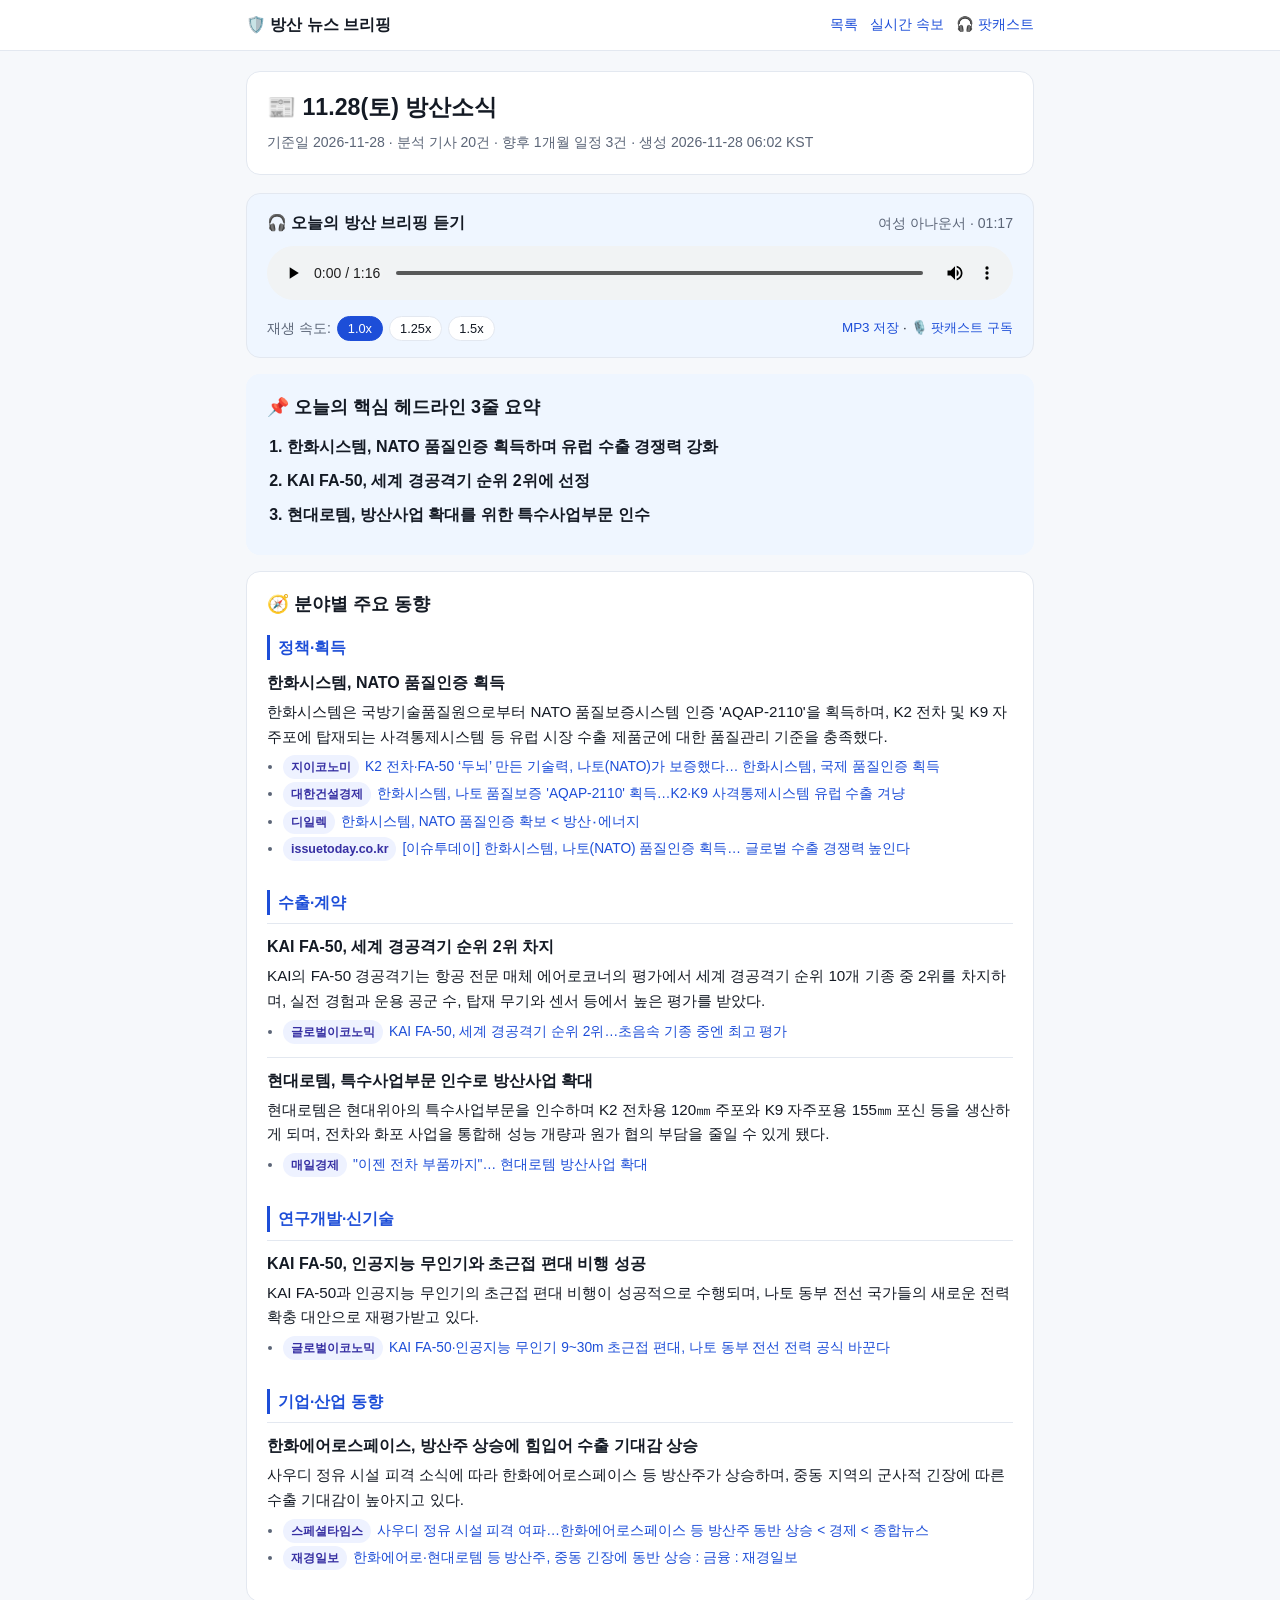
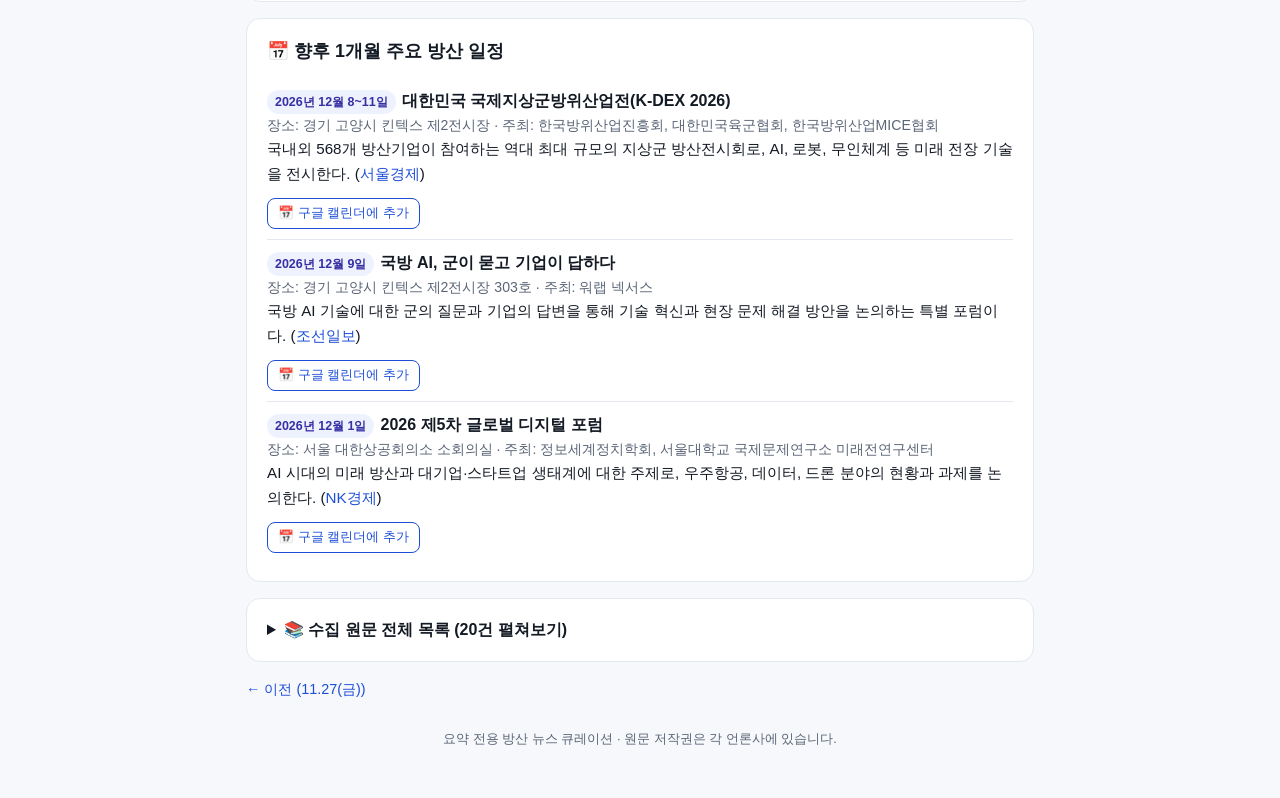
<file: posts/2026-11-28.html>
<!DOCTYPE html>
<html lang="ko">
<head>
  <meta charset="utf-8">
  <meta name="viewport" content="width=device-width, initial-scale=1">
  <meta name="robots" content="noindex, nofollow">
  <title>11.28(토) 방산소식</title>
  <meta name="description" content="한화시스템, NATO 품질인증 획득하며 유럽 수출 경쟁력 강화 / KAI FA-50, 세계 경공격기 순위 2위에 선정 / 현대로템, 방산사업 확대를 위한 특수사업부문 인수">
  <meta property="og:type" content="article">
  <meta property="og:title" content="11.28(토) 방산소식">
  <meta property="og:description" content="한화시스템, NATO 품질인증 획득하며 유럽 수출 경쟁력 강화 / KAI FA-50, 세계 경공격기 순위 2위에 선정 / 현대로템, 방산사업 확대를 위한 특수사업부문 인수">
  <meta property="og:url" content="https://ksi850108.github.io/defense-briefing/posts/2026-11-28.html">
  <link rel="stylesheet" href="../assets/style.css">
</head>
<body>

<header class="topbar">
  <div class="topbar-inner">
    <a class="brand" href="../index.html">🛡️ 방산 뉴스 브리핑</a>
    <nav class="nav">
      <a href="../index.html">목록</a>
      <a href="../breaking.html">실시간 속보</a>
      <a href="../podcast.xml">🎧 팟캐스트</a>
    </nav>
  </div>
</header>
<main class="container">
  <section class="hero">
    <h1>📰 11.28(토) 방산소식</h1>
    <div class="meta">기준일 2026-11-28 · 분석 기사 20건 · 향후 1개월 일정 3건 · 생성 2026-11-28 06:02 KST</div>
  </section>
  
  <section class="audio-card">
    <div style="display:flex;justify-content:space-between;align-items:center;gap:8px;flex-wrap:wrap;">
      <strong>🎧 오늘의 방산 브리핑 듣기</strong>
      <span class="meta">여성 아나운서 · 01:17</span>
    </div>
    <audio id="briefing-audio" controls preload="metadata" src="../audio/2026-11-28.mp3"></audio>
    <div class="audio-controls">
      <div class="speed-group">
        <span class="meta">재생 속도:</span>
        <button type="button" class="speed-btn active" data-rate="1">1.0x</button>
        <button type="button" class="speed-btn" data-rate="1.25">1.25x</button>
        <button type="button" class="speed-btn" data-rate="1.5">1.5x</button>
      </div>
      <div>
        <a href="../audio/2026-11-28.mp3" download>MP3 저장</a> ·
        <a href="../podcast.xml">🎙️ 팟캐스트 구독</a>
      </div>
    </div>
  </section>
  <script>
  (function () {
    var audio = document.getElementById("briefing-audio");
    if (!audio) return;
    var btns = document.querySelectorAll(".speed-btn");
    btns.forEach(function (btn) {
      btn.addEventListener("click", function () {
        var r = parseFloat(btn.getAttribute("data-rate") || "1");
        audio.playbackRate = r;
        btns.forEach(function (b) { b.classList.remove("active"); });
        btn.classList.add("active");
      });
    });
    if ("mediaSession" in navigator) {
      audio.addEventListener("play", function () {
        navigator.mediaSession.metadata = new MediaMetadata({
          title: "11.28(토) 방산소식",
          artist: "방산 뉴스 일간 브리핑",
          album: "Defense News Audio"
        });
        navigator.mediaSession.setActionHandler("play", function () { audio.play(); });
        navigator.mediaSession.setActionHandler("pause", function () { audio.pause(); });
        navigator.mediaSession.setActionHandler("seekbackward", function () { audio.currentTime = Math.max(0, audio.currentTime - 15); });
        navigator.mediaSession.setActionHandler("seekforward", function () { audio.currentTime = Math.min(audio.duration || 9999, audio.currentTime + 15); });
      });
    }
  })();
  </script>

  <section class="card headline-box">
    <h2>📌 오늘의 핵심 헤드라인 3줄 요약</h2>
    <ol class="headline-list">
      <li>한화시스템, NATO 품질인증 획득하며 유럽 수출 경쟁력 강화</li>
<li>KAI FA-50, 세계 경공격기 순위 2위에 선정</li>
<li>현대로템, 방산사업 확대를 위한 특수사업부문 인수</li>
    </ol>
  </section>

  <section class="card">
    <h2>🧭 분야별 주요 동향</h2>
    <h3>정책·획득</h3>
      <div class="issue">
        <div class="issue-title">한화시스템, NATO 품질인증 획득</div>
        <p class="issue-summary">한화시스템은 국방기술품질원으로부터 NATO 품질보증시스템 인증 &#x27;AQAP-2110&#x27;을 획득하며, K2 전차 및 K9 자주포에 탑재되는 사격통제시스템 등 유럽 시장 수출 제품군에 대한 품질관리 기준을 충족했다.</p>
        <ul class="sources"><li><span class="badge">지이코노미</span><a href="https://news.google.com/rss/articles/CBMiZEFVX3lxTE5yYlB2SVJJOHBLX2NxT2NGallVd09rVEtpZXB0VEdnUTQzajFpUV9PU25TN1JBSHFEUk9Tc0FidTRhVllhRi1abFcwemZzTlhaNDYwTHVKRndxTzhBbG1Rd0taX2s?oc=5" target="_blank" rel="noopener noreferrer">K2 전차·FA-50 ‘두뇌’ 만든 기술력, 나토(NATO)가 보증했다… 한화시스템, 국제 품질인증 획득</a></li>
<li><span class="badge">대한건설경제</span><a href="https://kcenews.kr/10822" target="_blank" rel="noopener noreferrer">한화시스템, 나토 품질보증 &#x27;AQAP-2110&#x27; 획득…K2·K9 사격통제시스템 유럽 수출 겨냥</a></li>
<li><span class="badge">디일렉</span><a href="https://thelec.kr/news/articleView.html?idxno=66024" target="_blank" rel="noopener noreferrer">한화시스템, NATO 품질인증 확보 &lt; 방산‧에너지</a></li>
<li><span class="badge">issuetoday.co.kr</span><a href="https://issuetoday.co.kr/news/article.html?no=61900" target="_blank" rel="noopener noreferrer">[이슈투데이] 한화시스템, 나토(NATO) 품질인증 획득… 글로벌 수출 경쟁력 높인다</a></li></ul>
      </div><h3>수출·계약</h3>
      <div class="issue">
        <div class="issue-title">KAI FA-50, 세계 경공격기 순위 2위 차지</div>
        <p class="issue-summary">KAI의 FA-50 경공격기는 항공 전문 매체 에어로코너의 평가에서 세계 경공격기 순위 10개 기종 중 2위를 차지하며, 실전 경험과 운용 공군 수, 탑재 무기와 센서 등에서 높은 평가를 받았다.</p>
        <ul class="sources"><li><span class="badge">글로벌이코노믹</span><a href="https://g-enews.com/article/Global-Biz/2026/11/20261128044611775020990b2dc5_1" target="_blank" rel="noopener noreferrer">KAI FA-50, 세계 경공격기 순위 2위…초음속 기종 중엔 최고 평가</a></li></ul>
      </div>
      <div class="issue">
        <div class="issue-title">현대로템, 특수사업부문 인수로 방산사업 확대</div>
        <p class="issue-summary">현대로템은 현대위아의 특수사업부문을 인수하며 K2 전차용 120㎜ 주포와 K9 자주포용 155㎜ 포신 등을 생산하게 되며, 전차와 화포 사업을 통합해 성능 개량과 원가 협의 부담을 줄일 수 있게 됐다.</p>
        <ul class="sources"><li><span class="badge">매일경제</span><a href="https://www.mk.co.kr/news/business/12220376" target="_blank" rel="noopener noreferrer">&quot;이젠 전차 부품까지&quot;… 현대로템 방산사업 확대</a></li></ul>
      </div><h3>연구개발·신기술</h3>
      <div class="issue">
        <div class="issue-title">KAI FA-50, 인공지능 무인기와 초근접 편대 비행 성공</div>
        <p class="issue-summary">KAI FA-50과 인공지능 무인기의 초근접 편대 비행이 성공적으로 수행되며, 나토 동부 전선 국가들의 새로운 전력 확충 대안으로 재평가받고 있다.</p>
        <ul class="sources"><li><span class="badge">글로벌이코노믹</span><a href="https://g-enews.com/article/Global-Biz/2026/11/202611272039586218fbbec65dfb_1" target="_blank" rel="noopener noreferrer">KAI FA-50·인공지능 무인기 9~30m 초근접 편대, 나토 동부 전선 전력 공식 바꾼다</a></li></ul>
      </div><h3>기업·산업 동향</h3>
      <div class="issue">
        <div class="issue-title">한화에어로스페이스, 방산주 상승에 힘입어 수출 기대감 상승</div>
        <p class="issue-summary">사우디 정유 시설 피격 소식에 따라 한화에어로스페이스 등 방산주가 상승하며, 중동 지역의 군사적 긴장에 따른 수출 기대감이 높아지고 있다.</p>
        <ul class="sources"><li><span class="badge">스페셜타임스</span><a href="https://www.specialtimes.co.kr/news/articleView.html?idxno=491090" target="_blank" rel="noopener noreferrer">사우디 정유 시설 피격 여파…한화에어로스페이스 등 방산주 동반 상승 &lt; 경제 &lt; 종합뉴스</a></li>
<li><span class="badge">재경일보</span><a href="https://news.jkn.co.kr/post/1127709" target="_blank" rel="noopener noreferrer">한화에어로·현대로템 등 방산주, 중동 긴장에 동반 상승 : 금융 : 재경일보</a></li></ul>
      </div>
  </section>

  <section class="card">
    <h2>📅 향후 1개월 주요 방산 일정</h2>
    
      <div class="event-item">
        <div><span class="badge">2026년 12월 8~11일</span><strong>대한민국 국제지상군방위산업전(K-DEX 2026)</strong></div>
        <div class="meta">장소: 경기 고양시 킨텍스 제2전시장 · 주최: 한국방위산업진흥회, 대한민국육군협회, 한국방위산업MICE협회</div>
        <p class="issue-summary">국내외 568개 방산기업이 참여하는 역대 최대 규모의 지상군 방산전시회로, AI, 로봇, 무인체계 등 미래 전장 기술을 전시한다. (<a href="https://m.sedaily.com/article/20117410" target="_blank" rel="noopener noreferrer">서울경제</a>)</p>
        <div><a class="cal-btn" href="https://calendar.google.com/calendar/render?action=TEMPLATE&amp;text=%EB%8C%80%ED%95%9C%EB%AF%BC%EA%B5%AD%20%EA%B5%AD%EC%A0%9C%EC%A7%80%EC%83%81%EA%B5%B0%EB%B0%A9%EC%9C%84%EC%82%B0%EC%97%85%EC%A0%84%28K-DEX%202026%29&amp;dates=20261208/20261209&amp;location=%EA%B2%BD%EA%B8%B0%20%EA%B3%A0%EC%96%91%EC%8B%9C%20%ED%82%A8%ED%85%8D%EC%8A%A4%20%EC%A0%9C2%EC%A0%84%EC%8B%9C%EC%9E%A5&amp;details=%EA%B5%AD%EB%82%B4%EC%99%B8%20568%EA%B0%9C%20%EB%B0%A9%EC%82%B0%EA%B8%B0%EC%97%85%EC%9D%B4%20%EC%B0%B8%EC%97%AC%ED%95%98%EB%8A%94%20%EC%97%AD%EB%8C%80%20%EC%B5%9C%EB%8C%80%20%EA%B7%9C%EB%AA%A8%EC%9D%98%20%EC%A7%80%EC%83%81%EA%B5%B0%20%EB%B0%A9%EC%82%B0%EC%A0%84%EC%8B%9C%ED%9A%8C%EB%A1%9C%2C%20AI%2C%20%EB%A1%9C%EB%B4%87%2C%20%EB%AC%B4%EC%9D%B8%EC%B2%B4%EA%B3%84%20%EB%93%B1%20%EB%AF%B8%EB%9E%98%20%EC%A0%84%EC%9E%A5%20%EA%B8%B0%EC%88%A0%EC%9D%84%20%EC%A0%84%EC%8B%9C%ED%95%9C%EB%8B%A4." target="_blank" rel="noopener noreferrer">📅 구글 캘린더에 추가</a></div>
      </div>
      <div class="event-item">
        <div><span class="badge">2026년 12월 9일</span><strong>국방 AI, 군이 묻고 기업이 답하다</strong></div>
        <div class="meta">장소: 경기 고양시 킨텍스 제2전시장 303호 · 주최: 워랩 넥서스</div>
        <p class="issue-summary">국방 AI 기술에 대한 군의 질문과 기업의 답변을 통해 기술 혁신과 현장 문제 해결 방안을 논의하는 특별 포럼이다. (<a href="https://monthly.chosun.com/news/articleView.html?idxno=72028" target="_blank" rel="noopener noreferrer">조선일보</a>)</p>
        <div><a class="cal-btn" href="https://calendar.google.com/calendar/render?action=TEMPLATE&amp;text=%EA%B5%AD%EB%B0%A9%20AI%2C%20%EA%B5%B0%EC%9D%B4%20%EB%AC%BB%EA%B3%A0%20%EA%B8%B0%EC%97%85%EC%9D%B4%20%EB%8B%B5%ED%95%98%EB%8B%A4&amp;dates=20261209/20261210&amp;location=%EA%B2%BD%EA%B8%B0%20%EA%B3%A0%EC%96%91%EC%8B%9C%20%ED%82%A8%ED%85%8D%EC%8A%A4%20%EC%A0%9C2%EC%A0%84%EC%8B%9C%EC%9E%A5%20303%ED%98%B8&amp;details=%EA%B5%AD%EB%B0%A9%20AI%20%EA%B8%B0%EC%88%A0%EC%97%90%20%EB%8C%80%ED%95%9C%20%EA%B5%B0%EC%9D%98%20%EC%A7%88%EB%AC%B8%EA%B3%BC%20%EA%B8%B0%EC%97%85%EC%9D%98%20%EB%8B%B5%EB%B3%80%EC%9D%84%20%ED%86%B5%ED%95%B4%20%EA%B8%B0%EC%88%A0%20%ED%98%81%EC%8B%A0%EA%B3%BC%20%ED%98%84%EC%9E%A5%20%EB%AC%B8%EC%A0%9C%20%ED%95%B4%EA%B2%B0%20%EB%B0%A9%EC%95%88%EC%9D%84%20%EB%85%BC%EC%9D%98%ED%95%98%EB%8A%94%20%ED%8A%B9%EB%B3%84%20%ED%8F%AC%EB%9F%BC%EC%9D%B4%EB%8B%A4." target="_blank" rel="noopener noreferrer">📅 구글 캘린더에 추가</a></div>
      </div>
      <div class="event-item">
        <div><span class="badge">2026년 12월 1일</span><strong>2026 제5차 글로벌 디지털 포럼</strong></div>
        <div class="meta">장소: 서울 대한상공회의소 소회의실 · 주최: 정보세계정치학회, 서울대학교 국제문제연구소 미래전연구센터</div>
        <p class="issue-summary">AI 시대의 미래 방산과 대기업·스타트업 생태계에 대한 주제로, 우주항공, 데이터, 드론 분야의 현황과 과제를 논의한다. (<a href="https://nkeconomy.com/news/articleView.html?idxno=17951" target="_blank" rel="noopener noreferrer">NK경제</a>)</p>
        <div><a class="cal-btn" href="https://calendar.google.com/calendar/render?action=TEMPLATE&amp;text=2026%20%EC%A0%9C5%EC%B0%A8%20%EA%B8%80%EB%A1%9C%EB%B2%8C%20%EB%94%94%EC%A7%80%ED%84%B8%20%ED%8F%AC%EB%9F%BC&amp;dates=20261201/20261202&amp;location=%EC%84%9C%EC%9A%B8%20%EB%8C%80%ED%95%9C%EC%83%81%EA%B3%B5%ED%9A%8C%EC%9D%98%EC%86%8C%20%EC%86%8C%ED%9A%8C%EC%9D%98%EC%8B%A4&amp;details=AI%20%EC%8B%9C%EB%8C%80%EC%9D%98%20%EB%AF%B8%EB%9E%98%20%EB%B0%A9%EC%82%B0%EA%B3%BC%20%EB%8C%80%EA%B8%B0%EC%97%85%C2%B7%EC%8A%A4%ED%83%80%ED%8A%B8%EC%97%85%20%EC%83%9D%ED%83%9C%EA%B3%84%EC%97%90%20%EB%8C%80%ED%95%9C%20%EC%A3%BC%EC%A0%9C%EB%A1%9C%2C%20%EC%9A%B0%EC%A3%BC%ED%95%AD%EA%B3%B5%2C%20%EB%8D%B0%EC%9D%B4%ED%84%B0%2C%20%EB%93%9C%EB%A1%A0%20%EB%B6%84%EC%95%BC%EC%9D%98%20%ED%98%84%ED%99%A9%EA%B3%BC%20%EA%B3%BC%EC%A0%9C%EB%A5%BC%20%EB%85%BC%EC%9D%98%ED%95%9C%EB%8B%A4." target="_blank" rel="noopener noreferrer">📅 구글 캘린더에 추가</a></div>
      </div>
  </section>

  <section class="card">
    <details>
      <summary>📚 수집 원문 전체 목록 (20건 펼쳐보기)</summary>
      <ol class="raw-list">
        <li><span class="badge">지이코노미</span><a href="https://news.google.com/rss/articles/CBMiZEFVX3lxTE5yYlB2SVJJOHBLX2NxT2NGallVd09rVEtpZXB0VEdnUTQzajFpUV9PU25TN1JBSHFEUk9Tc0FidTRhVllhRi1abFcwemZzTlhaNDYwTHVKRndxTzhBbG1Rd0taX2s?oc=5" target="_blank" rel="noopener noreferrer">K2 전차·FA-50 ‘두뇌’ 만든 기술력, 나토(NATO)가 보증했다… 한화시스템, 국제 품질인증 획득</a> <span class="meta">(7시간 전)</span></li>
<li><span class="badge">글로벌이코노믹</span><a href="https://g-enews.com/article/Global-Biz/2026/11/202611272039586218fbbec65dfb_1" target="_blank" rel="noopener noreferrer">KAI FA-50·인공지능 무인기 9~30m 초근접 편대, 나토 동부 전선 전력 공식 바꾼다</a> <span class="meta">(9시간 전)</span></li>
<li><span class="badge">대한건설경제</span><a href="https://kcenews.kr/10822" target="_blank" rel="noopener noreferrer">한화시스템, 나토 품질보증 &#x27;AQAP-2110&#x27; 획득…K2·K9 사격통제시스템 유럽 수출 겨냥</a> <span class="meta">(12시간 전)</span></li>
<li><span class="badge">매일경제</span><a href="https://www.mk.co.kr/news/business/12220376" target="_blank" rel="noopener noreferrer">&quot;이젠 전차 부품까지&quot;… 현대로템 방산사업 확대</a> <span class="meta">(13시간 전)</span></li>
<li><span class="badge">핀포인트뉴스</span><a href="https://news.google.com/rss/articles/[base64]?oc=5" target="_blank" rel="noopener noreferrer">방산 수출에 민항기 수요까지…한화에어로스페이스·한국항공우주 &#x27;날개&#x27;</a> <span class="meta">(20시간 전)</span></li>
<li><span class="badge">스페셜타임스</span><a href="https://www.specialtimes.co.kr/news/articleView.html?idxno=491090" target="_blank" rel="noopener noreferrer">사우디 정유 시설 피격 여파…한화에어로스페이스 등 방산주 동반 상승 &lt; 경제 &lt; 종합뉴스</a> <span class="meta">(14시간 전)</span></li>
<li><span class="badge">재경일보</span><a href="https://news.jkn.co.kr/post/1127709" target="_blank" rel="noopener noreferrer">한화에어로·현대로템 등 방산주, 중동 긴장에 동반 상승 : 금융 : 재경일보</a> <span class="meta">(14시간 전)</span></li>
<li><span class="badge">theguru.co.kr</span><a href="https://theguru.co.kr/news/article.html?no=110275" target="_blank" rel="noopener noreferrer">美·사우디·태국 등 9개국 해군, 한화오션 거제사업장 방문…MRO 협력 가능성 모색</a> <span class="meta">(20시간 전)</span></li>
<li><span class="badge">글로벌이코노믹</span><a href="https://g-enews.com/article/Global-Biz/2026/11/20261128044611775020990b2dc5_1" target="_blank" rel="noopener noreferrer">KAI FA-50, 세계 경공격기 순위 2위…초음속 기종 중엔 최고 평가</a> <span class="meta">(1시간 전)</span></li>
<li><span class="badge">디일렉</span><a href="https://thelec.kr/news/articleView.html?idxno=66024" target="_blank" rel="noopener noreferrer">한화시스템, NATO 품질인증 확보 &lt; 방산‧에너지</a> <span class="meta">(14시간 전)</span></li>
<li><span class="badge">디펜스투데이</span><a href="https://www.defensetoday.kr/news/articleView.html?idxno=11180" target="_blank" rel="noopener noreferrer">[현장취재] 방위사업청·국방기술품질원, 국방 표준화 발전방향 세미나 개최</a> <span class="meta">(18시간 전)</span></li>
<li><span class="badge">핀포인트뉴스</span><a href="https://pinpointnews.co.kr/news/articleView.html?idxno=508846" target="_blank" rel="noopener noreferrer">K-방산 수출 기대 다시 불붙었다… 현대로템·LIG디펜스앤에어로스페이스 &#x27;고공행진&#x27;</a> <span class="meta">(16시간 전)</span></li>
<li><span class="badge">데일리방산</span><a href="https://dailydefense.co.kr/news/articleView.html?idxno=3141" target="_blank" rel="noopener noreferrer">이라크, 천궁-II 자금 집행 지시…LIG D&amp;A “사업 일정대로” &lt; 국내방산</a> <span class="meta">(19시간 전)</span></li>
<li><span class="badge">issuetoday.co.kr</span><a href="https://issuetoday.co.kr/news/article.html?no=61900" target="_blank" rel="noopener noreferrer">[이슈투데이] 한화시스템, 나토(NATO) 품질인증 획득… 글로벌 수출 경쟁력 높인다</a> <span class="meta">(10시간 전)</span></li>
<li><span class="badge">Defense News</span><a href="https://www.defensenews.com/video/2026/11/27/a-race-for-lifesaving-battlefield-drones-defense-news-weekly-full-episode-11-24-26/" target="_blank" rel="noopener noreferrer">A race for lifesaving battlefield drones | Defense News Weekly Full Episode 11.24.26</a> <span class="meta">(7시간 전)</span></li>
<li><span class="badge">Judicial and Legal Newspaper</span><a href="https://sud.ua/en/news/ukraine/378847-minoborony-zminylo-kryterii-dlia-pidpryiemstv-opk-aviabuduvannia-ta-kosmichnoi-haluzi-shcho-teper-vymahatymut" target="_blank" rel="noopener noreferrer">The Ministry of Defense changed criteria for defense industry, aircraft manufacturing, and space sector enterprises: what will be required now</a> <span class="meta">(4 hours ago)</span></li>
<li><span class="badge">위키트리</span><a href="https://www.wikitree.co.kr/articles/1178237" target="_blank" rel="noopener noreferrer">멀쩡히 임무 수행하다 폐어망에 &#x27;덜컥&#x27;…해군 잠수함에 생긴 뜻밖의 일</a> <span class="meta">(20시간 전)</span></li>
<li><span class="badge">Breaking Defense</span><a href="https://breakingdefense.com/2026/11/bae-hagglunds-lands-record-6b-deal-for-400-cv90s-from-five-nato-nations/" target="_blank" rel="noopener noreferrer">BAE Hägglunds lands record $6B deal for 400+ CV90s from five NATO nations</a> <span class="meta">(1시간 전)</span></li>
<li><span class="badge">뉴스21 통신</span><a href="https://www.news21tongsin.co.kr/news/311445" target="_blank" rel="noopener noreferrer">HD현대중공업, 국제 품질혁신대회서 금메달 수상 쾌거</a> <span class="meta">(10시간 전)</span></li>
<li><span class="badge">연합뉴스</span><a href="https://www.yna.co.kr/view/AKR20261127108300002" target="_blank" rel="noopener noreferrer">[게시판] 신복위·서금원-해군본부, 군 장병 금융교육·컨설팅지원 맞손</a> <span class="meta">(15시간 전)</span></li>
      </ol>
    </details>
  </section>

  <div class="pager">
    <a href="2026-11-27.html">← 이전 (11.27(금))</a>
    <span></span>
  </div>

  <footer>요약 전용 방산 뉴스 큐레이션 · 원문 저작권은 각 언론사에 있습니다.</footer>
</main>
</body>
</html>
</file>
<file: assets/style.css>
:root {
  --bg: #f6f8fb;
  --card: #ffffff;
  --text: #141a24;
  --muted: #5b6577;
  --border: #e3e8f0;
  --accent: #1d4ed8;
  --accent-soft: #eff6ff;
  --badge-bg: #eef2ff;
  --badge-text: #3730a3;
}
@media (prefers-color-scheme: dark) {
  :root {
    --bg: #0f141c;
    --card: #171e29;
    --text: #eef2f7;
    --muted: #9aa7bd;
    --border: #263142;
    --accent: #60a5fa;
    --accent-soft: #17253d;
    --badge-bg: #1e293b;
    --badge-text: #93c5fd;
  }
}
* { box-sizing: border-box; }
body {
  margin: 0;
  font-family: -apple-system, BlinkMacSystemFont, "Pretendard", "Apple SD Gothic Neo", "Noto Sans KR", sans-serif;
  background: var(--bg);
  color: var(--text);
  line-height: 1.62;
  -webkit-font-smoothing: antialiased;
}
a { color: var(--accent); text-decoration: none; }
a:hover { text-decoration: underline; }
.topbar {
  background: var(--card);
  border-bottom: 1px solid var(--border);
  position: sticky;
  top: 0;
  z-index: 20;
}
.topbar-inner {
  max-width: 820px;
  margin: 0 auto;
  padding: 12px 16px;
  display: flex;
  flex-wrap: wrap;
  align-items: center;
  justify-content: space-between;
  gap: 8px;
}
.brand { font-weight: 700; font-size: 1rem; color: var(--text); }
.nav { display: flex; gap: 12px; font-size: 0.9rem; }
.container { max-width: 820px; margin: 0 auto; padding: 20px 16px 48px; }
.hero {
  background: var(--card);
  border: 1px solid var(--border);
  border-radius: 14px;
  padding: 20px;
  margin-bottom: 18px;
}
.hero h1 { margin: 0 0 8px; font-size: 1.45rem; line-height: 1.35; }
.meta { color: var(--muted); font-size: 0.88rem; }
.card {
  background: var(--card);
  border: 1px solid var(--border);
  border-radius: 14px;
  padding: 18px 20px;
  margin-bottom: 16px;
}
.card h2 { margin: 0 0 12px; font-size: 1.12rem; }
.card h3 {
  margin: 16px 0 8px;
  font-size: 0.98rem;
  color: var(--accent);
  border-left: 3px solid var(--accent);
  padding-left: 8px;
}
.headline-box { background: var(--accent-soft); border-color: transparent; }
.headline-list { margin: 0; padding-left: 20px; }
.headline-list li { margin-bottom: 8px; font-weight: 600; }
.issue { padding: 10px 0; border-top: 1px solid var(--border); }
.issue:first-of-type { border-top: 0; padding-top: 2px; }
.issue-title { font-weight: 700; margin-bottom: 4px; }
.issue-summary { margin: 0 0 6px; font-size: 0.95rem; }
.sources { margin: 0; padding-left: 16px; font-size: 0.86rem; color: var(--muted); }
.sources li { margin-bottom: 3px; }
.badge {
  display: inline-block;
  padding: 2px 8px;
  border-radius: 999px;
  font-size: 0.78rem;
  font-weight: 600;
  background: var(--badge-bg);
  color: var(--badge-text);
  margin-right: 6px;
}
.event-item { padding: 10px 0; border-top: 1px solid var(--border); }
.event-item:first-of-type { border-top: 0; }
.cal-btn {
  display: inline-block;
  margin-top: 6px;
  padding: 4px 10px;
  font-size: 0.8rem;
  border: 1px solid var(--accent);
  border-radius: 8px;
}
.archive-item {
  display: flex;
  flex-direction: column;
  gap: 4px;
  padding: 12px 0;
  border-top: 1px solid var(--border);
}
.archive-item:first-of-type { border-top: 0; }
.pager {
  display: flex;
  justify-content: space-between;
  gap: 12px;
  margin-top: 16px;
  font-size: 0.9rem;
}
details summary { cursor: pointer; font-weight: 600; }
.raw-list { margin-top: 10px; padding-left: 18px; font-size: 0.88rem; }
.raw-list li { margin-bottom: 6px; }
.audio-card {
  background: var(--accent-soft);
  border: 1px solid var(--border);
  border-radius: 14px;
  padding: 16px 20px;
  margin-bottom: 16px;
}
.audio-card audio { width: 100%; margin: 10px 0 8px; }
.audio-controls {
  display: flex;
  flex-wrap: wrap;
  align-items: center;
  justify-content: space-between;
  gap: 8px;
  font-size: 0.84rem;
}
.speed-group { display: flex; gap: 6px; align-items: center; }
.speed-btn {
  padding: 4px 10px;
  border-radius: 999px;
  border: 1px solid var(--border);
  background: var(--card);
  color: var(--text);
  font-size: 0.8rem;
  cursor: pointer;
}
.speed-btn.active {
  background: var(--accent);
  color: #ffffff;
  border-color: var(--accent);
}
footer { text-align: center; color: var(--muted); font-size: 0.8rem; margin-top: 28px; }
</file>
